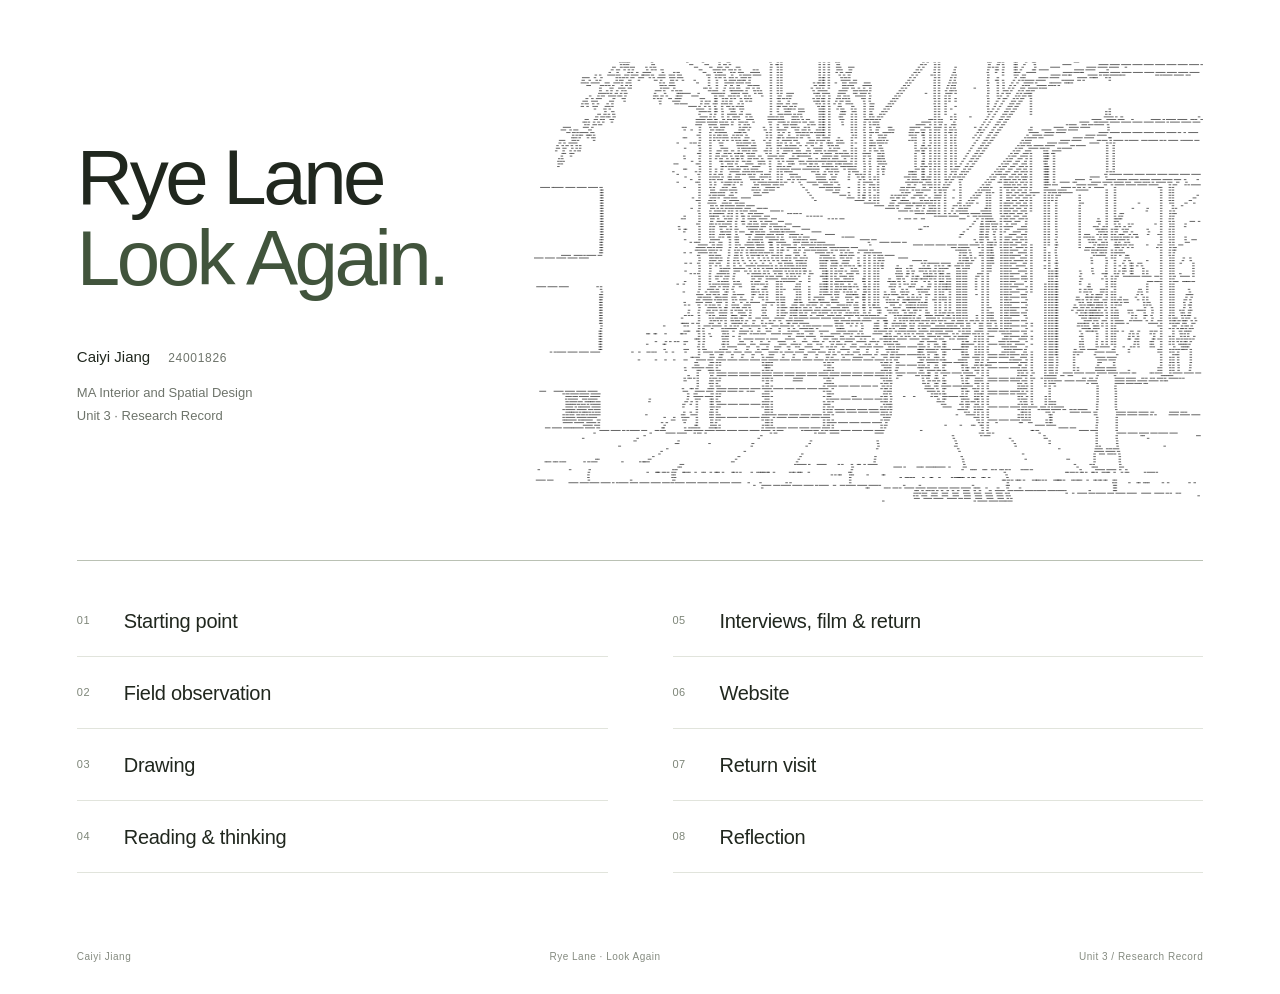
<file: index.html>
<!doctype html><html lang="en"><head><meta charset="utf-8"><meta name="viewport" content="width=device-width,initial-scale=1"><title>Rye Lane Look Again — Research Record</title><link rel="stylesheet" href="style.css"><link rel="stylesheet" href="home.css"></head><body class="record-home"><main class="contents-page"><section class="hero cover"><div class="cover-copy"><h1>Rye Lane<br><em>Look Again.</em></h1><div class="student-info"><p class="student-name">Caiyi Jiang <span>24001826</span></p><p>MA Interior and Spatial Design<br>Unit 3 · Research Record</p></div></div><figure class="cover-drawing"><img src="assets--drawings--drawing-01.svg" alt="Market stall front-view vector drawing"></figure></section>
<section class="contents-list" aria-label="Research record contents"><a class="contents-item" href="01-starting-point.html"><span class="contents-number">01</span><div><h2>Starting point</h2></div></a><a class="contents-item" href="02-field-observation.html"><span class="contents-number">02</span><div><h2>Field observation</h2></div></a><a class="contents-item" href="03-drawing.html"><span class="contents-number">03</span><div><h2>Drawing</h2></div></a><a class="contents-item" href="04-reading-thinking.html"><span class="contents-number">04</span><div><h2>Reading & thinking</h2></div></a><a class="contents-item" href="05-interviews-film-return.html"><span class="contents-number">05</span><div><h2>Interviews, film & return</h2></div></a><a class="contents-item" href="06-website.html"><span class="contents-number">06</span><div><h2>Website</h2></div></a><a class="contents-item" href="07-return-visit.html"><span class="contents-number">07</span><div><h2>Return visit</h2></div></a><a class="contents-item" href="08-reflection.html"><span class="contents-number">08</span><div><h2>Reflection</h2></div></a></section></main><footer><span>Caiyi Jiang</span><span>Rye Lane · Look Again</span><span>Unit 3 / Research Record</span></footer><dialog id="image-dialog" aria-label="Image viewer"><div class="viewer-toolbar"><span id="viewer-title"></span><button type="button" id="viewer-close" aria-label="Close image viewer">Close ×</button></div><div class="viewer-stage"><button type="button" id="viewer-prev" aria-label="Previous image">←</button><img id="viewer-image" alt=""><button type="button" id="viewer-next" aria-label="Next image">→</button></div><p id="viewer-caption" aria-live="polite"></p></dialog><script src="gallery.js"></script><script>const chapters={"starting": "01-starting-point.html", "beginning": "02-field-observation.html", "drawing": "03-drawing.html", "questions": "04-reading-thinking.html", "interviews": "05-interviews-film-return.html", "website": "06-website.html", "reflection": "08-reflection.html", "return": "07-return-visit.html"};const chapter=chapters[location.hash.slice(1)];if(chapter)location.replace(chapter);</script></body></html>
</file>
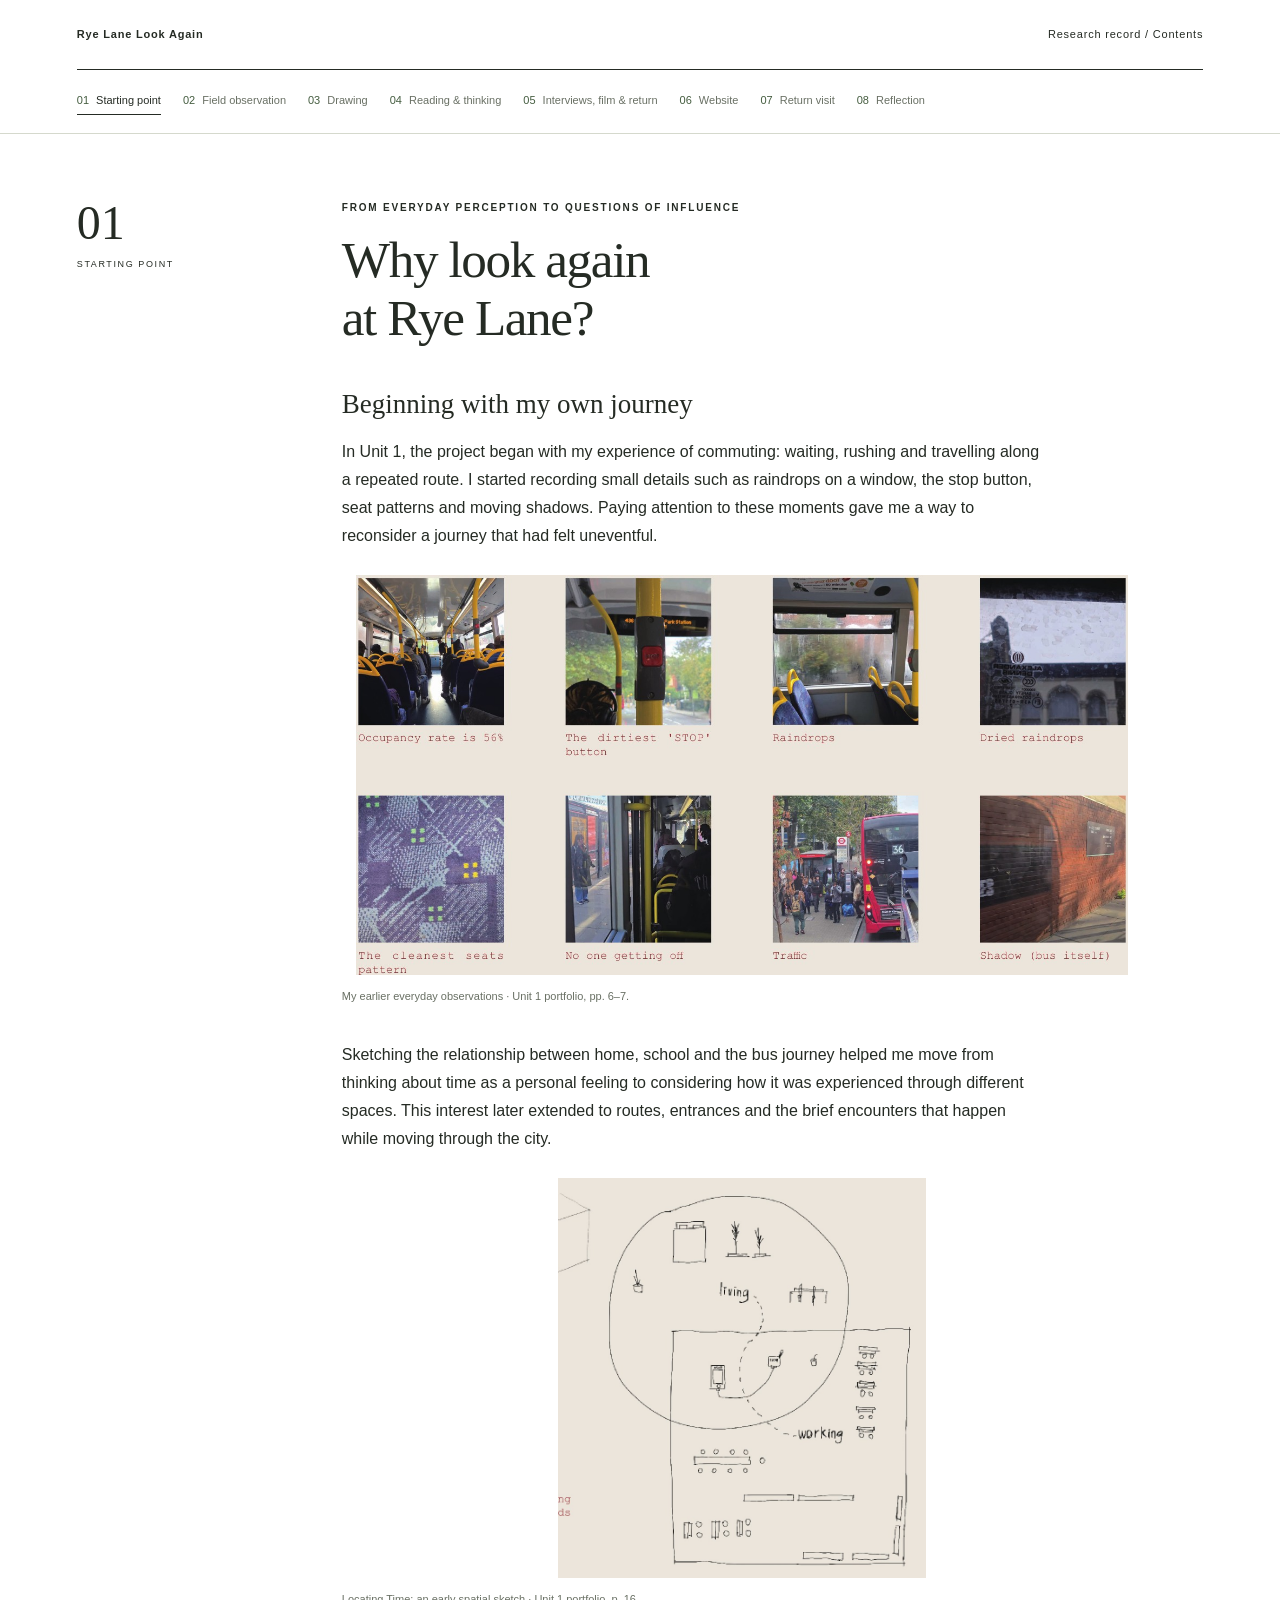
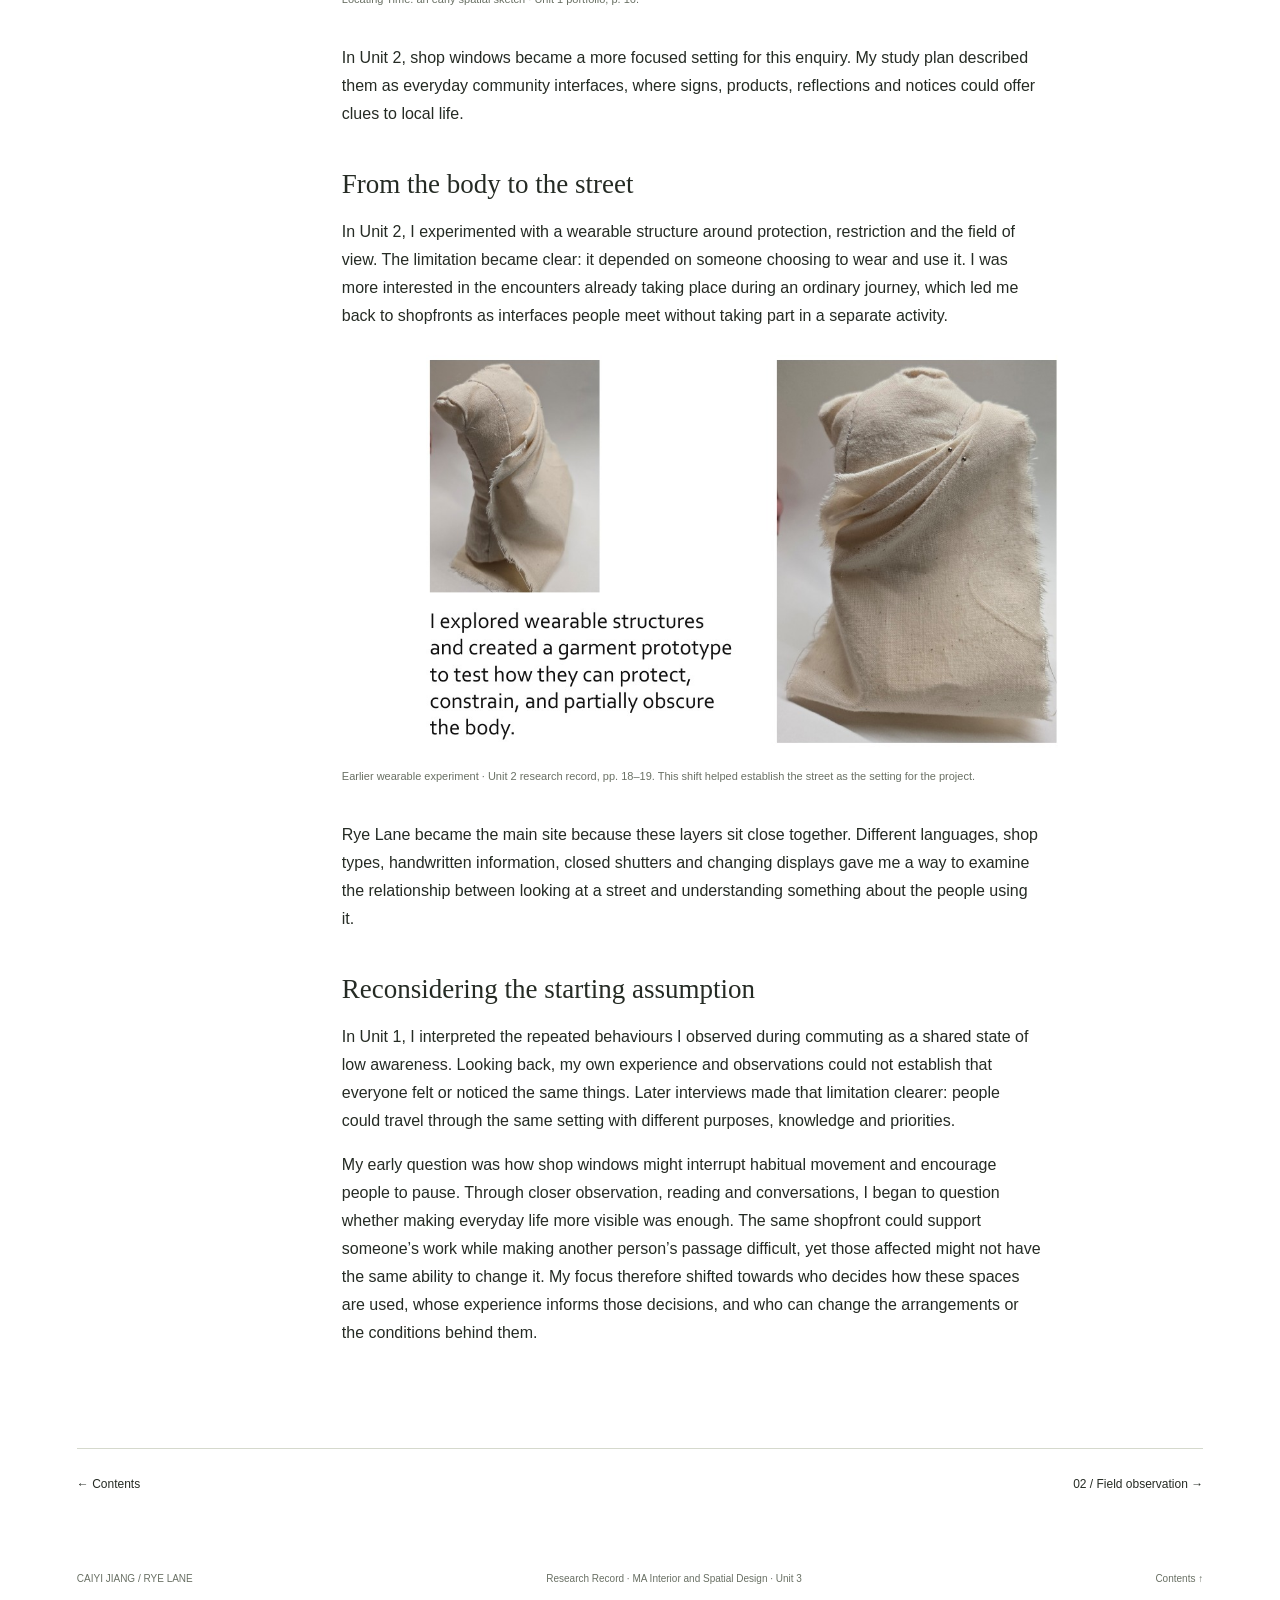
<file: 01-starting-point.html>
<!doctype html><html lang="en"><head><meta charset="utf-8"><meta name="viewport" content="width=device-width,initial-scale=1"><title>Starting point — Rye Lane Research Record</title><link rel="stylesheet" href="style.css"></head><body><header><a href="index.html" class="brand">Rye Lane Look Again</a><a href="index.html">Research record / Contents</a></header><nav class="chapter-nav" aria-label="Research record chapters"><a href="01-starting-point.html" aria-current="page"><span>01</span> Starting point</a><a href="02-field-observation.html"><span>02</span> Field observation</a><a href="03-drawing.html"><span>03</span> Drawing</a><a href="04-reading-thinking.html"><span>04</span> Reading & thinking</a><a href="05-interviews-film-return.html"><span>05</span> Interviews, film & return</a><a href="06-website.html"><span>06</span> Website</a><a href="07-return-visit.html"><span>07</span> Return visit</a><a href="08-reflection.html"><span>08</span> Reflection</a></nav><main class="chapter-page"><section id="starting" class="chapter"><aside><span>01</span><p>STARTING POINT</p></aside><div class="content"><p class="eyebrow">FROM EVERYDAY PERCEPTION TO QUESTIONS OF INFLUENCE</p><h2>Why look again<br>at Rye Lane?</h2><h3 class="subheading">Beginning with my own journey</h3><p>In Unit 1, the project began with my experience of commuting: waiting, rushing and travelling along a repeated route. I started recording small details such as raindrops on a window, the stop button, seat patterns and moving shadows. Paying attention to these moments gave me a way to reconsider a journey that had felt uneventful.</p><figure class="unit2-figure unit1-figure"><a href="assets--unit1--commute-observations.jpg"><img loading="lazy" src="assets--unit1--commute-observations.jpg" alt="Earlier commute observations of bus interiors, raindrops, controls and shadows"></a><figcaption>My earlier everyday observations · Unit 1 portfolio, pp. 6–7.</figcaption></figure><p>Sketching the relationship between home, school and the bus journey helped me move from thinking about time as a personal feeling to considering how it was experienced through different spaces. This interest later extended to routes, entrances and the brief encounters that happen while moving through the city.</p><figure class="unit2-figure unit1-figure"><a href="assets--unit1--locating-time.jpg"><img loading="lazy" src="assets--unit1--locating-time.jpg" alt="Earlier spatial sketch relating home, work and travel"></a><figcaption>Locating Time: an early spatial sketch · Unit 1 portfolio, p. 16.</figcaption></figure><p>In Unit 2, shop windows became a more focused setting for this enquiry. My study plan described them as everyday community interfaces, where signs, products, reflections and notices could offer clues to local life.</p><h3 class="subheading">From the body to the street</h3><p>In Unit 2, I experimented with a wearable structure around protection, restriction and the field of view. The limitation became clear: it depended on someone choosing to wear and use it. I was more interested in the encounters already taking place during an ordinary journey, which led me back to shopfronts as interfaces people meet without taking part in a separate activity.</p><figure class="unit2-figure"><a href="assets--unit2--wearable.jpg"><img loading="lazy" src="assets--unit2--wearable.jpg" alt="Earlier wearable model exploring protection and restricted vision"></a><figcaption>Earlier wearable experiment · Unit 2 research record, pp. 18–19. This shift helped establish the street as the setting for the project.</figcaption></figure><p>Rye Lane became the main site because these layers sit close together. Different languages, shop types, handwritten information, closed shutters and changing displays gave me a way to examine the relationship between looking at a street and understanding something about the people using it.</p><h3 class="subheading">Reconsidering the starting assumption</h3><p>In Unit 1, I interpreted the repeated behaviours I observed during commuting as a shared state of low awareness. Looking back, my own experience and observations could not establish that everyone felt or noticed the same things. Later interviews made that limitation clearer: people could travel through the same setting with different purposes, knowledge and priorities.</p><p>My early question was how shop windows might interrupt habitual movement and encourage people to pause. Through closer observation, reading and conversations, I began to question whether making everyday life more visible was enough. The same shopfront could support someone’s work while making another person’s passage difficult, yet those affected might not have the same ability to change it. My focus therefore shifted towards who decides how these spaces are used, whose experience informs those decisions, and who can change the arrangements or the conditions behind them.</p></div></section><nav class="page-turn" aria-label="Previous and next chapter"><a href="index.html">← Contents</a><a href="02-field-observation.html">02 / Field observation →</a></nav></main><footer><span>CAIYI JIANG / RYE LANE</span><span>Research Record · MA Interior and Spatial Design · Unit 3</span><a href="index.html">Contents ↑</a></footer><dialog id="image-dialog" aria-label="Image viewer"><div class="viewer-toolbar"><span id="viewer-title"></span><button type="button" id="viewer-close" aria-label="Close image viewer">Close ×</button></div><div class="viewer-stage"><button type="button" id="viewer-prev" aria-label="Previous image">←</button><img id="viewer-image" alt=""><button type="button" id="viewer-next" aria-label="Next image">→</button></div><p id="viewer-caption" aria-live="polite"></p></dialog><script src="gallery.js"></script></body></html>
</file>
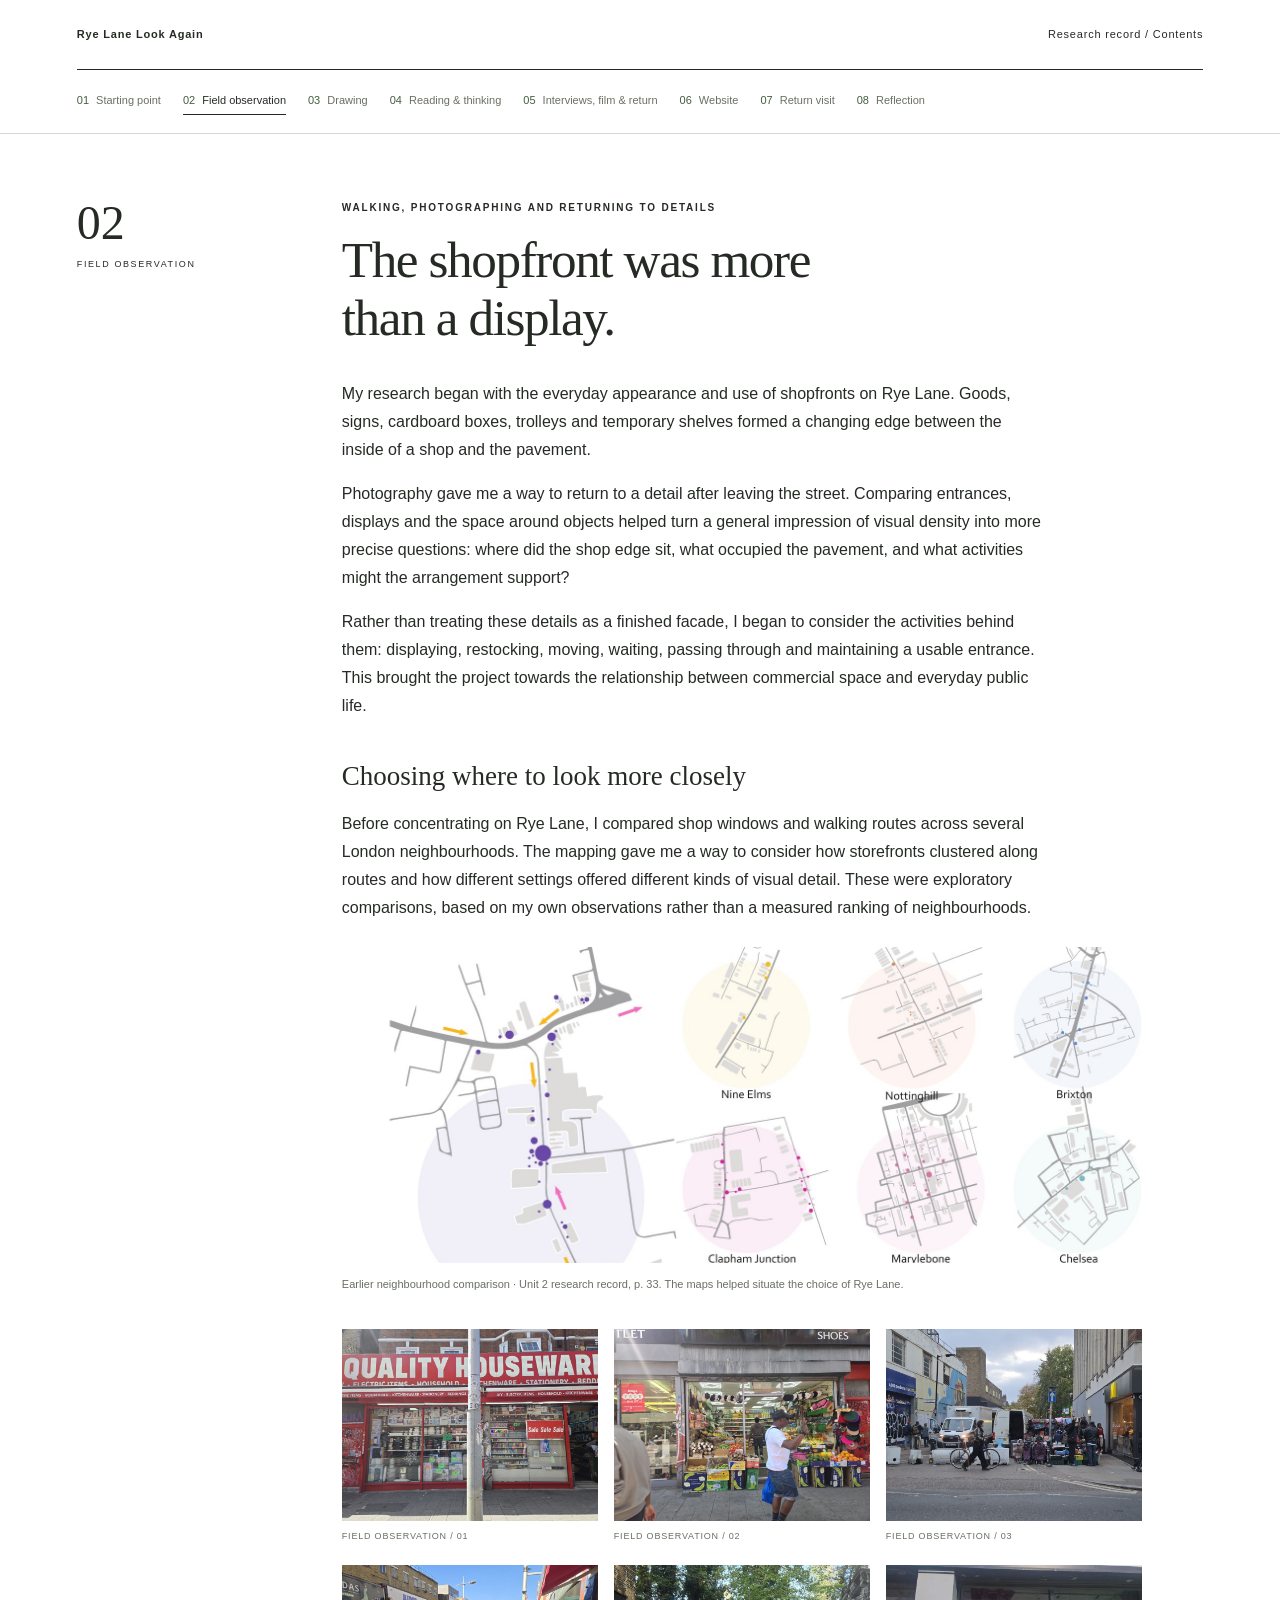
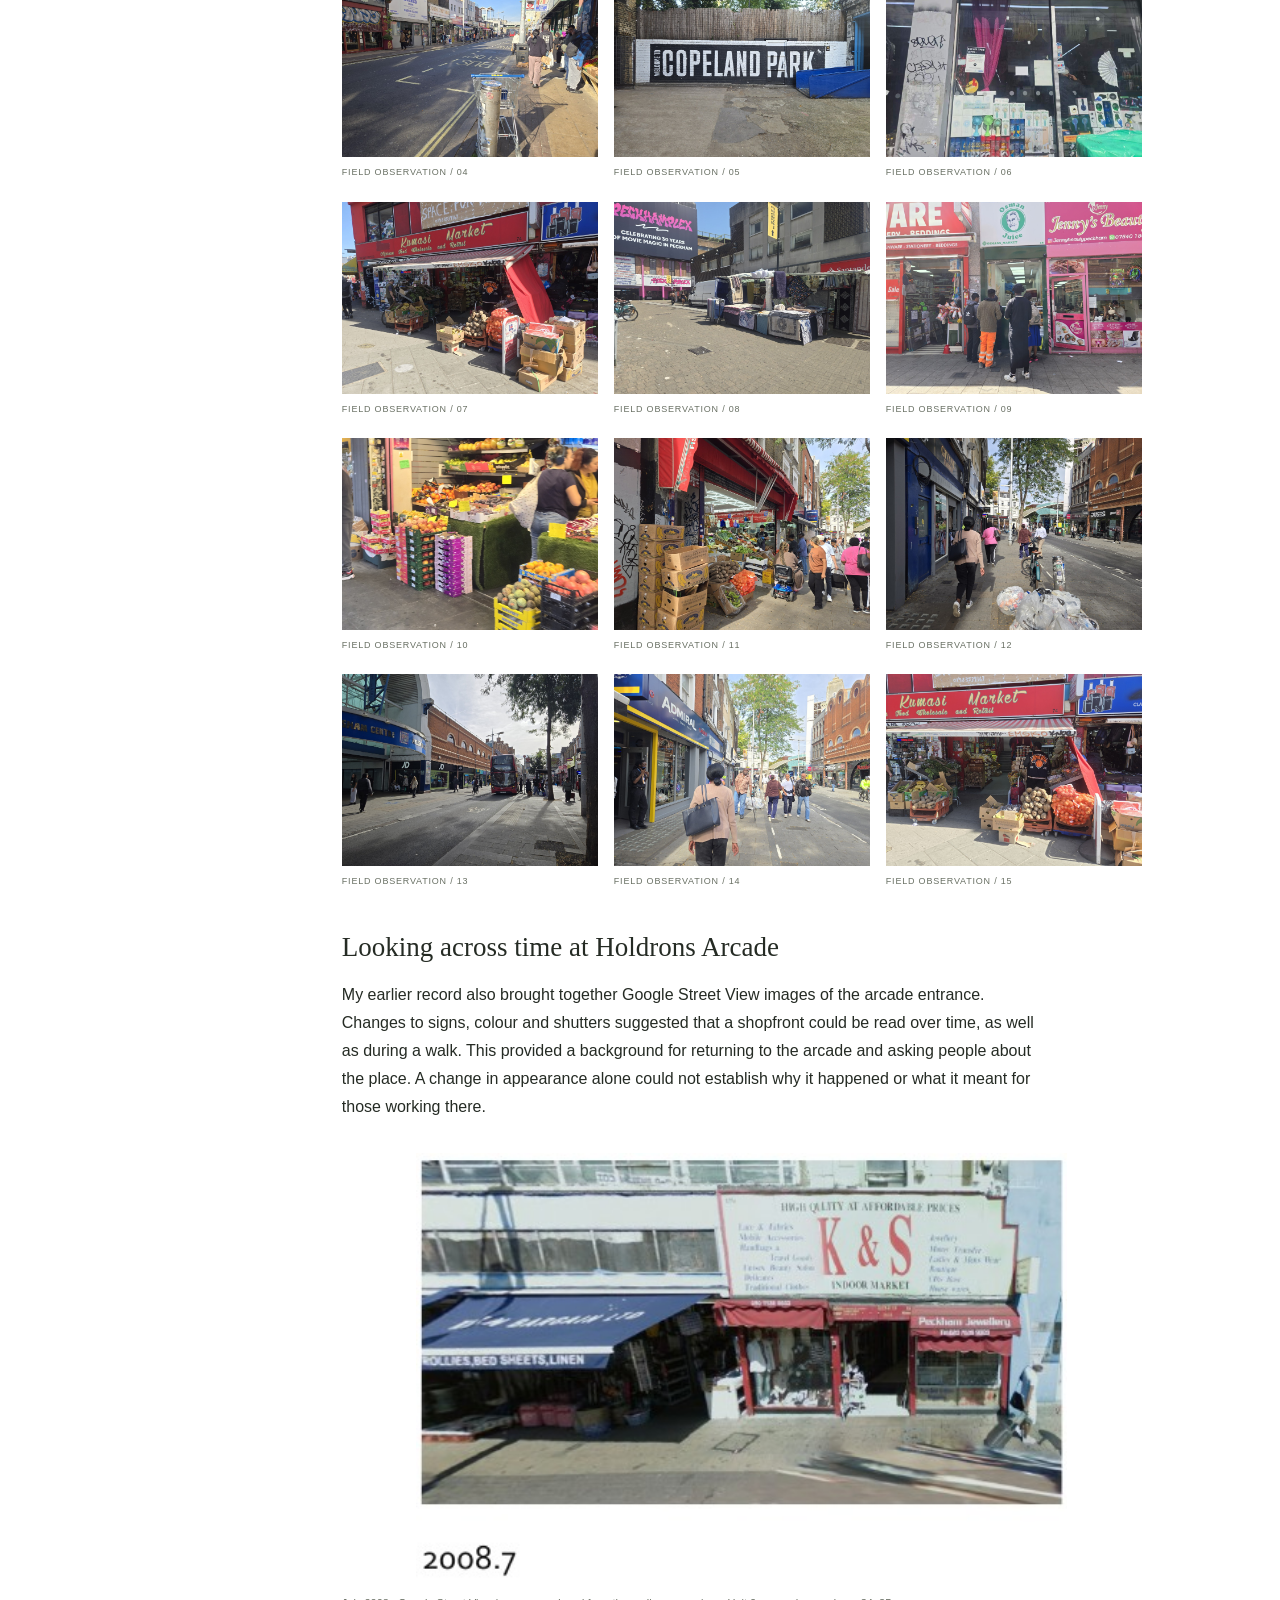
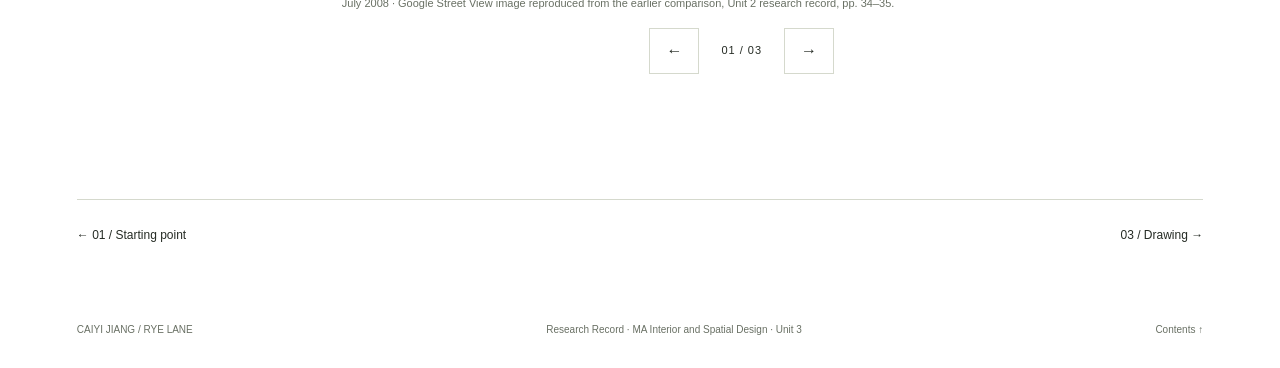
<file: 02-field-observation.html>
<!doctype html><html lang="en"><head><meta charset="utf-8"><meta name="viewport" content="width=device-width,initial-scale=1"><title>Field observation — Rye Lane Research Record</title><link rel="stylesheet" href="style.css"></head><body><header><a href="index.html" class="brand">Rye Lane Look Again</a><a href="index.html">Research record / Contents</a></header><nav class="chapter-nav" aria-label="Research record chapters"><a href="01-starting-point.html"><span>01</span> Starting point</a><a href="02-field-observation.html" aria-current="page"><span>02</span> Field observation</a><a href="03-drawing.html"><span>03</span> Drawing</a><a href="04-reading-thinking.html"><span>04</span> Reading & thinking</a><a href="05-interviews-film-return.html"><span>05</span> Interviews, film & return</a><a href="06-website.html"><span>06</span> Website</a><a href="07-return-visit.html"><span>07</span> Return visit</a><a href="08-reflection.html"><span>08</span> Reflection</a></nav><main class="chapter-page"><section id="beginning" class="chapter"><aside><span>02</span><p>FIELD OBSERVATION</p></aside><div class="content"><p class="eyebrow">WALKING, PHOTOGRAPHING AND RETURNING TO DETAILS</p><h2>The shopfront was more<br>than a display.</h2><p>My research began with the everyday appearance and use of shopfronts on Rye Lane. Goods, signs, cardboard boxes, trolleys and temporary shelves formed a changing edge between the inside of a shop and the pavement.</p><p>Photography gave me a way to return to a detail after leaving the street. Comparing entrances, displays and the space around objects helped turn a general impression of visual density into more precise questions: where did the shop edge sit, what occupied the pavement, and what activities might the arrangement support?</p><p>Rather than treating these details as a finished facade, I began to consider the activities behind them: displaying, restocking, moving, waiting, passing through and maintaining a usable entrance. This brought the project towards the relationship between commercial space and everyday public life.</p><h3 class="subheading">Choosing where to look more closely</h3><p>Before concentrating on Rye Lane, I compared shop windows and walking routes across several London neighbourhoods. The mapping gave me a way to consider how storefronts clustered along routes and how different settings offered different kinds of visual detail. These were exploratory comparisons, based on my own observations rather than a measured ranking of neighbourhoods.</p><figure class="unit2-figure"><a href="assets--unit2--neighbourhood-map.jpg"><img loading="lazy" src="assets--unit2--neighbourhood-map.jpg" alt="Exploratory maps comparing Rye Lane and six other London neighbourhoods"></a><figcaption>Earlier neighbourhood comparison · Unit 2 research record, p. 33. The maps helped situate the choice of Rye Lane.</figcaption></figure><div class="photo-gallery"><figure><a href="assets--street--field-01.jpg" rel="noopener" aria-label="Open field photograph 01 at full size"><img loading="lazy" src="assets--street--field-01.jpg" alt="Rye Lane field observation photograph 01: shopfronts and surrounding street space"></a><figcaption>FIELD OBSERVATION / 01</figcaption></figure><figure><a href="assets--street--field-02.jpg" rel="noopener" aria-label="Open field photograph 02 at full size"><img loading="lazy" src="assets--street--field-02.jpg" alt="Rye Lane field observation photograph 02: shopfronts and surrounding street space"></a><figcaption>FIELD OBSERVATION / 02</figcaption></figure><figure><a href="assets--street--field-03.jpg" rel="noopener" aria-label="Open field photograph 03 at full size"><img loading="lazy" src="assets--street--field-03.jpg" alt="Rye Lane field observation photograph 03: shopfronts and surrounding street space"></a><figcaption>FIELD OBSERVATION / 03</figcaption></figure><figure><a href="assets--street--field-04.jpg" rel="noopener" aria-label="Open field photograph 04 at full size"><img loading="lazy" src="assets--street--field-04.jpg" alt="Rye Lane field observation photograph 04: shopfronts and surrounding street space"></a><figcaption>FIELD OBSERVATION / 04</figcaption></figure><figure><a href="assets--street--field-05.jpg" rel="noopener" aria-label="Open field photograph 05 at full size"><img loading="lazy" src="assets--street--field-05.jpg" alt="Rye Lane field observation photograph 05: shopfronts and surrounding street space"></a><figcaption>FIELD OBSERVATION / 05</figcaption></figure><figure><a href="assets--street--field-06.jpg" rel="noopener" aria-label="Open field photograph 06 at full size"><img loading="lazy" src="assets--street--field-06.jpg" alt="Rye Lane field observation photograph 06: shopfronts and surrounding street space"></a><figcaption>FIELD OBSERVATION / 06</figcaption></figure><figure><a href="assets--street--field-07.jpg" rel="noopener" aria-label="Open field photograph 07 at full size"><img loading="lazy" src="assets--street--field-07.jpg" alt="Rye Lane field observation photograph 07: shopfronts and surrounding street space"></a><figcaption>FIELD OBSERVATION / 07</figcaption></figure><figure><a href="assets--street--field-08.jpg" rel="noopener" aria-label="Open field photograph 08 at full size"><img loading="lazy" src="assets--street--field-08.jpg" alt="Rye Lane field observation photograph 08: shopfronts and surrounding street space"></a><figcaption>FIELD OBSERVATION / 08</figcaption></figure><figure><a href="assets--street--field-09.jpg" rel="noopener" aria-label="Open field photograph 09 at full size"><img loading="lazy" src="assets--street--field-09.jpg" alt="Rye Lane field observation photograph 09: shopfronts and surrounding street space"></a><figcaption>FIELD OBSERVATION / 09</figcaption></figure><figure><a href="assets--street--field-10.jpg" rel="noopener" aria-label="Open field photograph 10 at full size"><img loading="lazy" src="assets--street--field-10.jpg" alt="Rye Lane field observation photograph 10: shopfronts and surrounding street space"></a><figcaption>FIELD OBSERVATION / 10</figcaption></figure><figure><a href="assets--street--field-11.jpg" rel="noopener" aria-label="Open field photograph 11 at full size"><img loading="lazy" src="assets--street--field-11.jpg" alt="Rye Lane field observation photograph 11: shopfronts and surrounding street space"></a><figcaption>FIELD OBSERVATION / 11</figcaption></figure><figure><a href="assets--street--field-12.jpg" rel="noopener" aria-label="Open field photograph 12 at full size"><img loading="lazy" src="assets--street--field-12.jpg" alt="Rye Lane field observation photograph 12: shopfronts and surrounding street space"></a><figcaption>FIELD OBSERVATION / 12</figcaption></figure><figure><a href="assets--street--field-13.jpg" rel="noopener" aria-label="Open field photograph 13 at full size"><img loading="lazy" src="assets--street--field-13.jpg" alt="Rye Lane field observation photograph 13: shopfronts and surrounding street space"></a><figcaption>FIELD OBSERVATION / 13</figcaption></figure><figure><a href="assets--street--field-14.jpg" rel="noopener" aria-label="Open field photograph 14 at full size"><img loading="lazy" src="assets--street--field-14.jpg" alt="Rye Lane field observation photograph 14: shopfronts and surrounding street space"></a><figcaption>FIELD OBSERVATION / 14</figcaption></figure><figure><a href="assets--street--field-15.jpg" rel="noopener" aria-label="Open field photograph 15 at full size"><img loading="lazy" src="assets--street--field-15.jpg" alt="Rye Lane field observation photograph 15: shopfronts and surrounding street space"></a><figcaption>FIELD OBSERVATION / 15</figcaption></figure></div><h3 class="subheading">Looking across time at Holdrons Arcade</h3><p>My earlier record also brought together Google Street View images of the arcade entrance. Changes to signs, colour and shutters suggested that a shopfront could be read over time, as well as during a walk. This provided a background for returning to the arcade and asking people about the place. A change in appearance alone could not establish why it happened or what it meant for those working there.</p><div class="series unit2-history" data-series="unit2-history" aria-label="Earlier Holdrons Arcade historical comparison"><div class="slides"><figure class="slide" ><a href="assets--unit2--arcade-2008.jpg"><img loading="lazy" src="assets--unit2--arcade-2008.jpg" alt="Holdrons Arcade entrance, July 2008, as recorded in the Unit 2 comparison"></a><figcaption>July 2008 · Google Street View image reproduced from the earlier comparison, Unit 2 research record, pp. 34–35.</figcaption></figure><figure class="slide" hidden><a href="assets--unit2--arcade-2018.jpg"><img loading="lazy" src="assets--unit2--arcade-2018.jpg" alt="Holdrons Arcade entrance, February 2018, as recorded in the Unit 2 comparison"></a><figcaption>February 2018 · Google Street View image reproduced from the earlier comparison, Unit 2 research record, pp. 34–35.</figcaption></figure><figure class="slide" hidden><a href="assets--unit2--arcade-2026.jpg"><img loading="lazy" src="assets--unit2--arcade-2026.jpg" alt="Holdrons Arcade entrance, May 2026, as recorded in the Unit 2 comparison"></a><figcaption>May 2026 · Google Street View image reproduced from the earlier comparison, Unit 2 research record, pp. 34–35.</figcaption></figure></div><div class="series-controls"><button type="button" data-step="-1" aria-label="Previous historical street view">←</button><span class="series-count" aria-live="polite">01 / 03</span><button type="button" data-step="1" aria-label="Next historical street view">→</button></div></div></div></section><nav class="page-turn" aria-label="Previous and next chapter"><a href="01-starting-point.html">← 01 / Starting point</a><a href="03-drawing.html">03 / Drawing →</a></nav></main><footer><span>CAIYI JIANG / RYE LANE</span><span>Research Record · MA Interior and Spatial Design · Unit 3</span><a href="index.html">Contents ↑</a></footer><dialog id="image-dialog" aria-label="Image viewer"><div class="viewer-toolbar"><span id="viewer-title"></span><button type="button" id="viewer-close" aria-label="Close image viewer">Close ×</button></div><div class="viewer-stage"><button type="button" id="viewer-prev" aria-label="Previous image">←</button><img id="viewer-image" alt=""><button type="button" id="viewer-next" aria-label="Next image">→</button></div><p id="viewer-caption" aria-live="polite"></p></dialog><script src="gallery.js"></script></body></html>
</file>
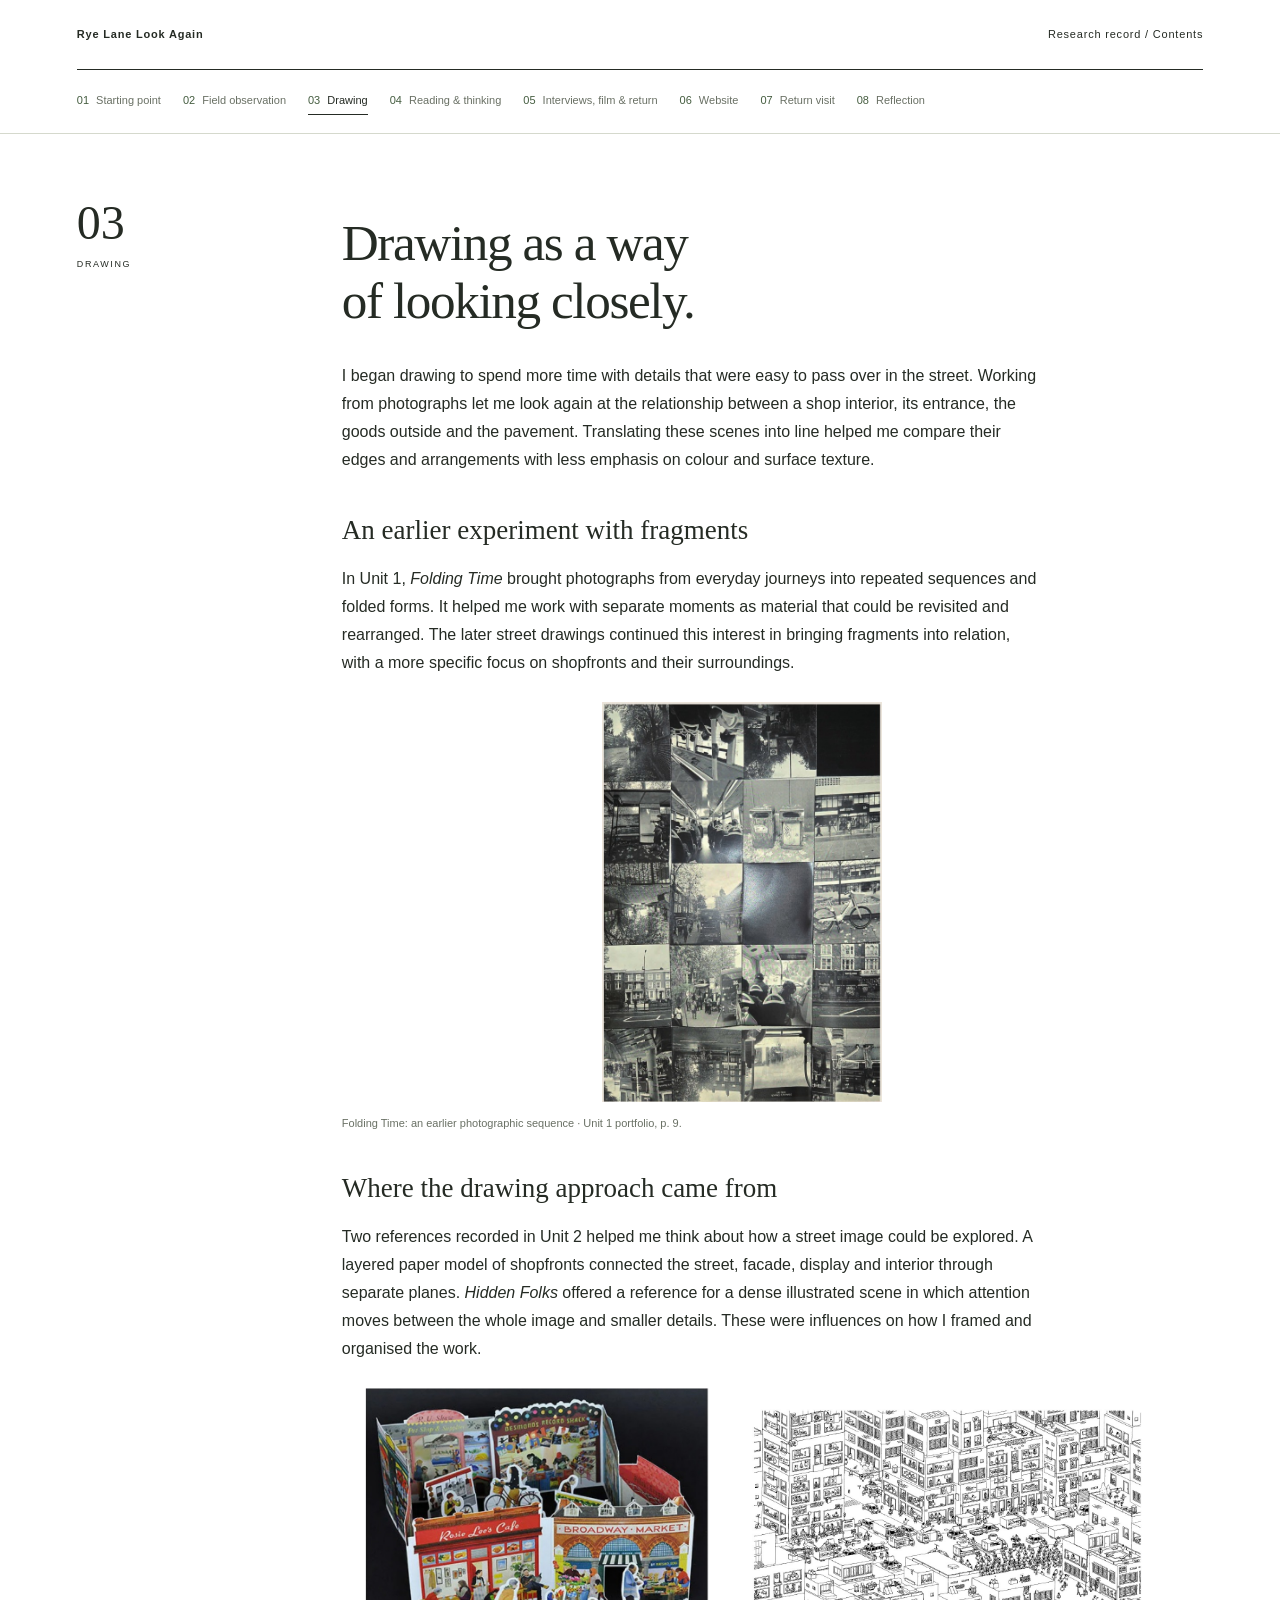
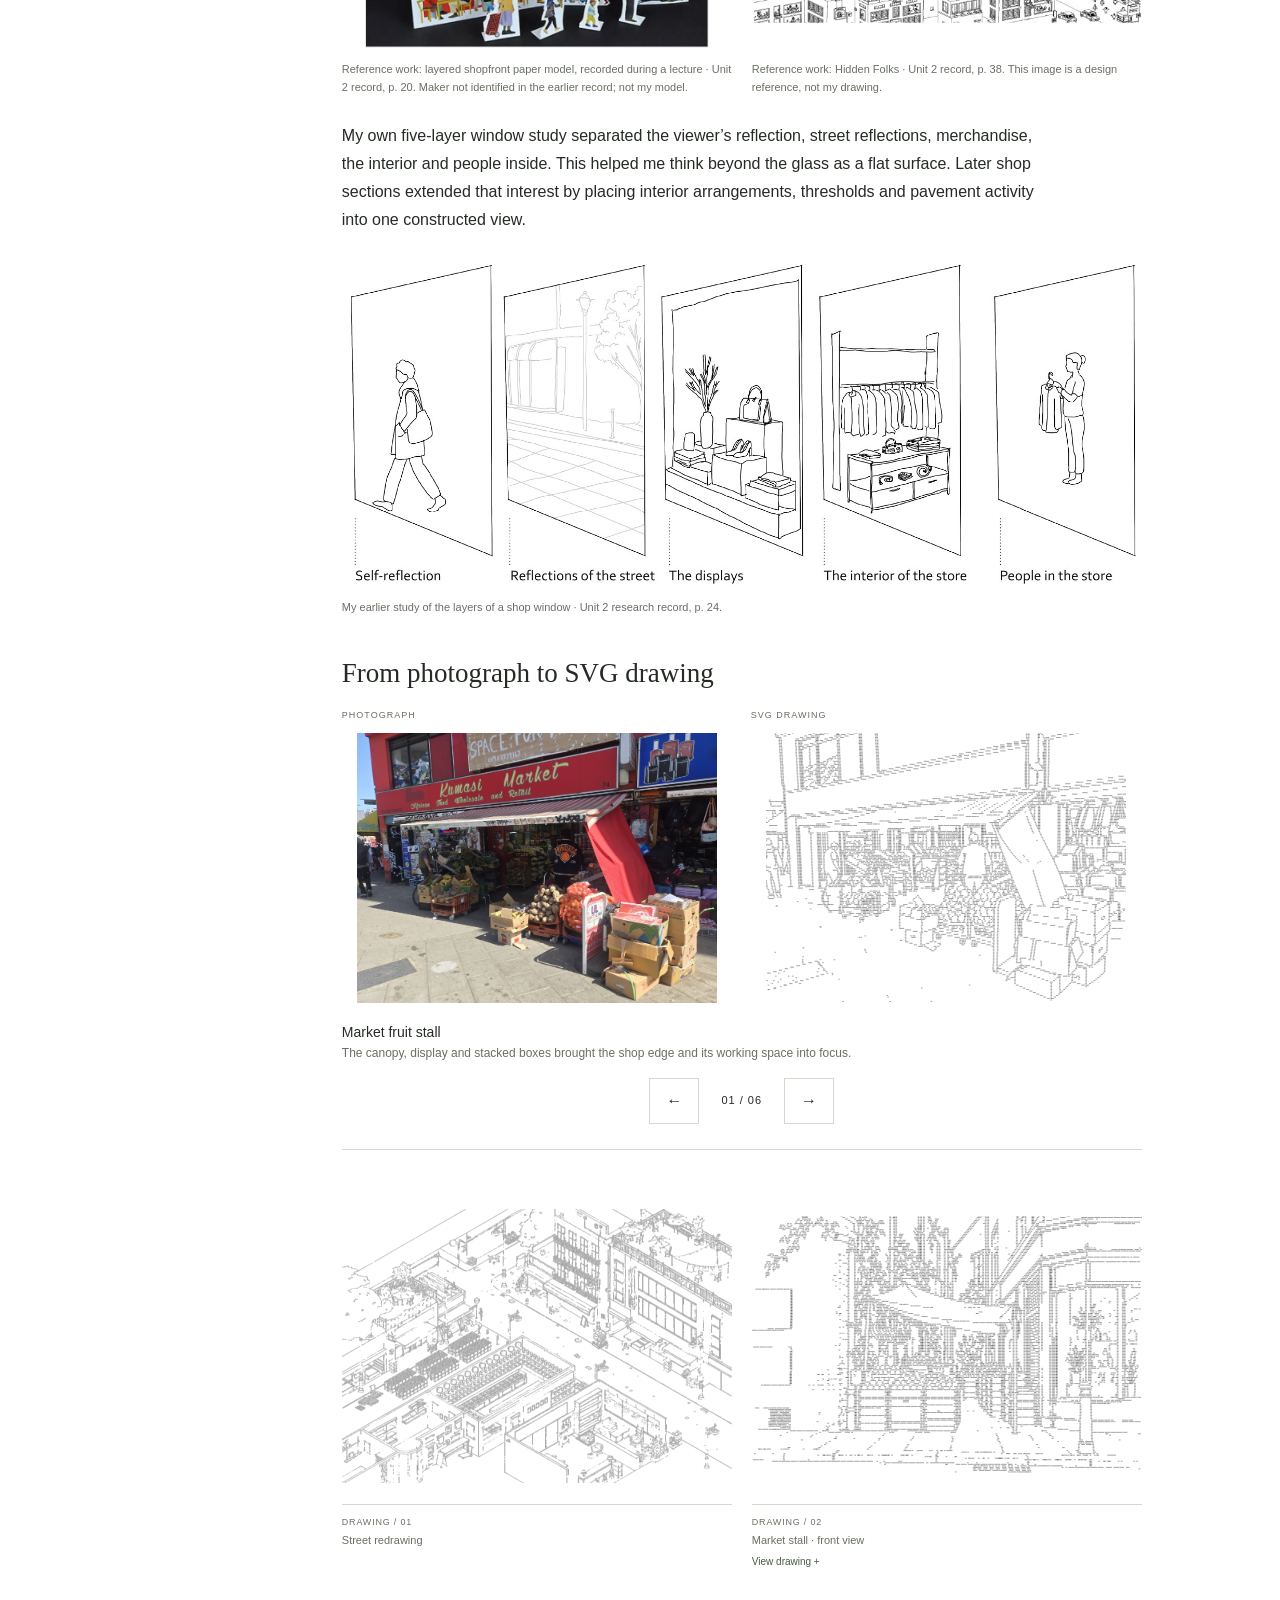
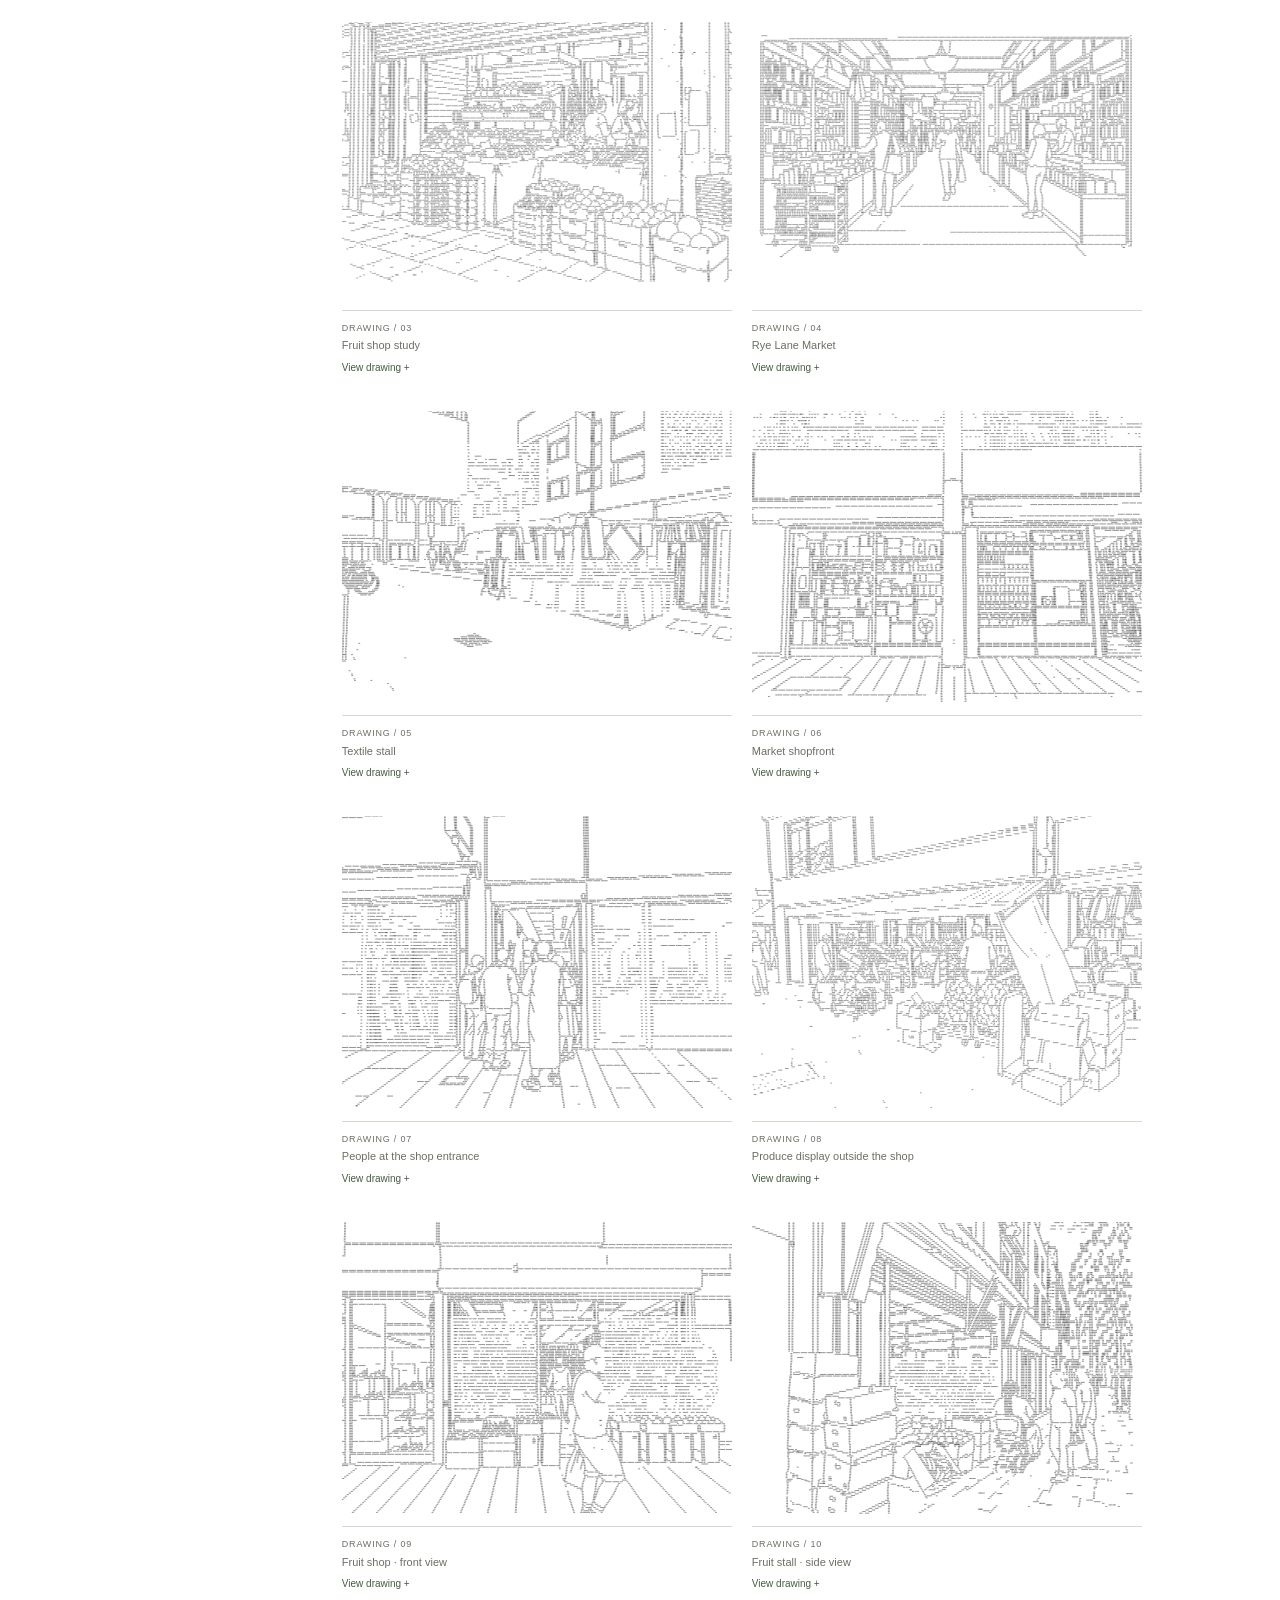
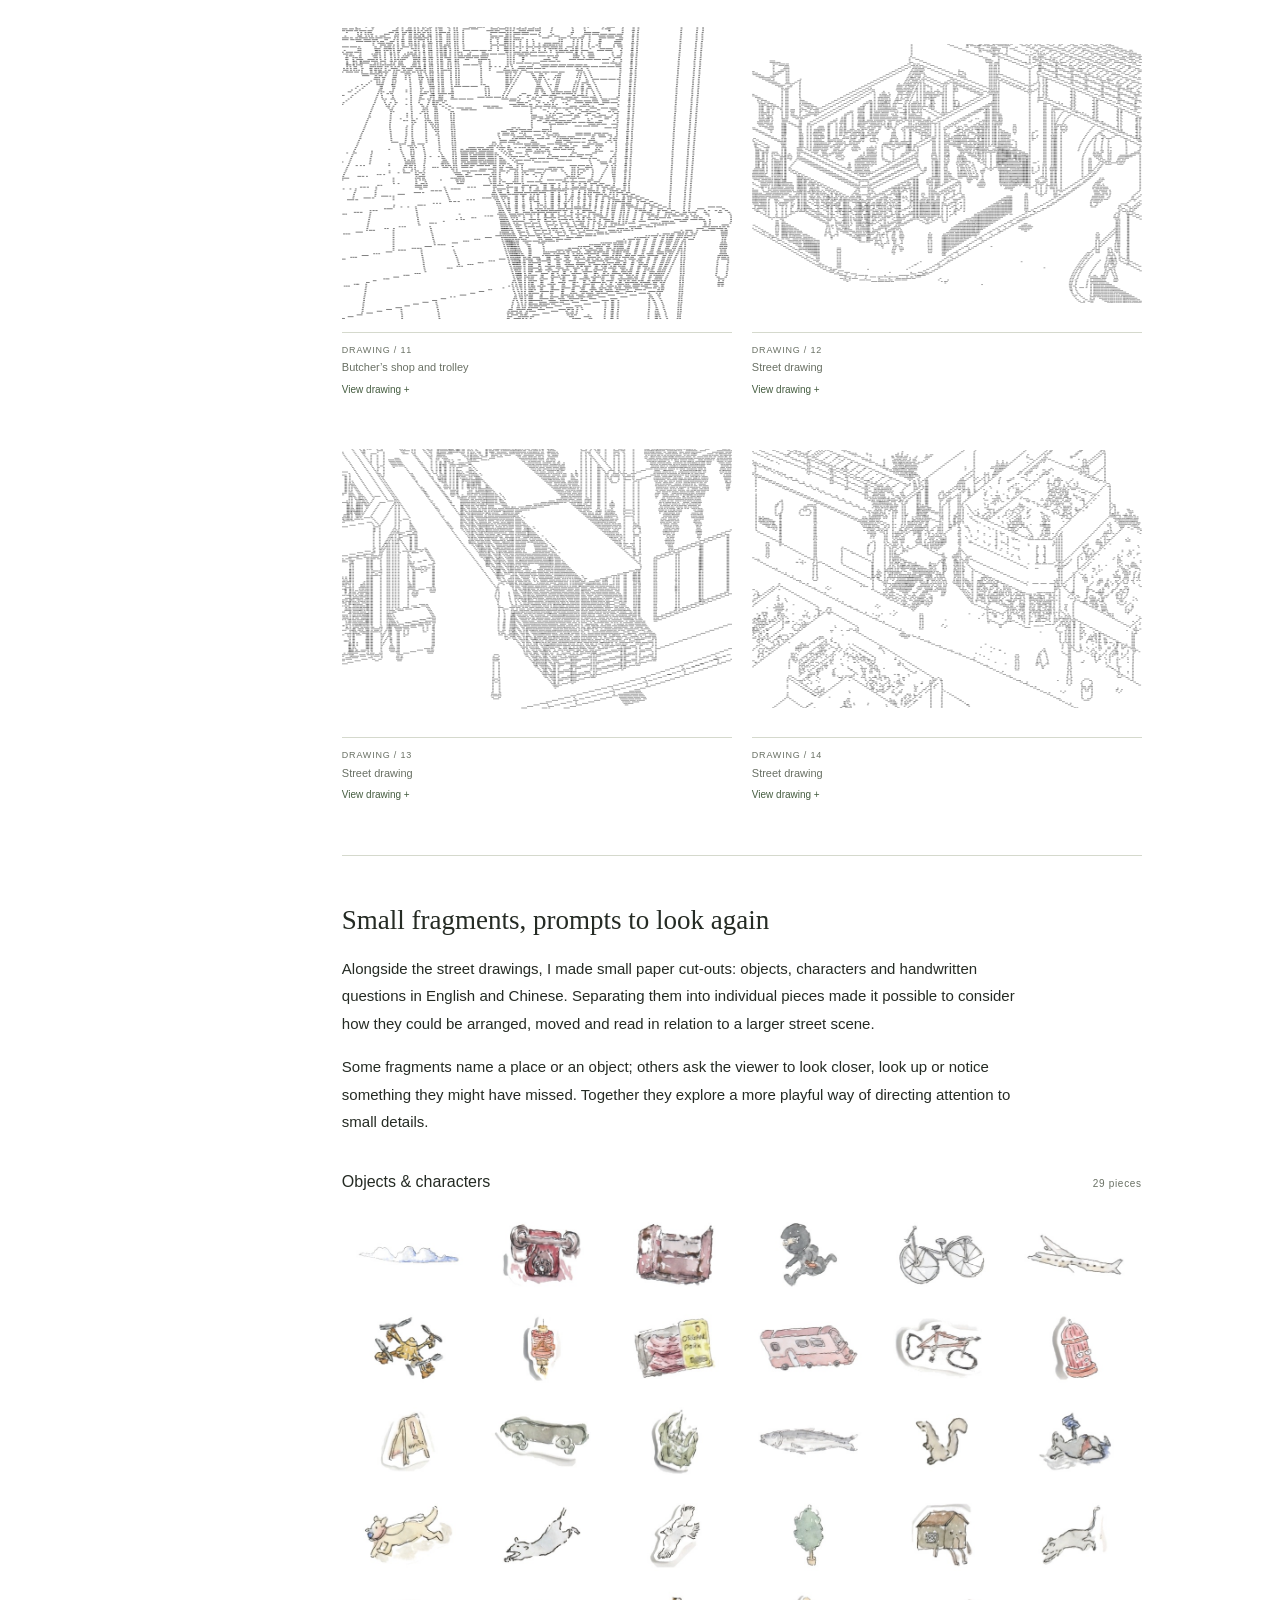
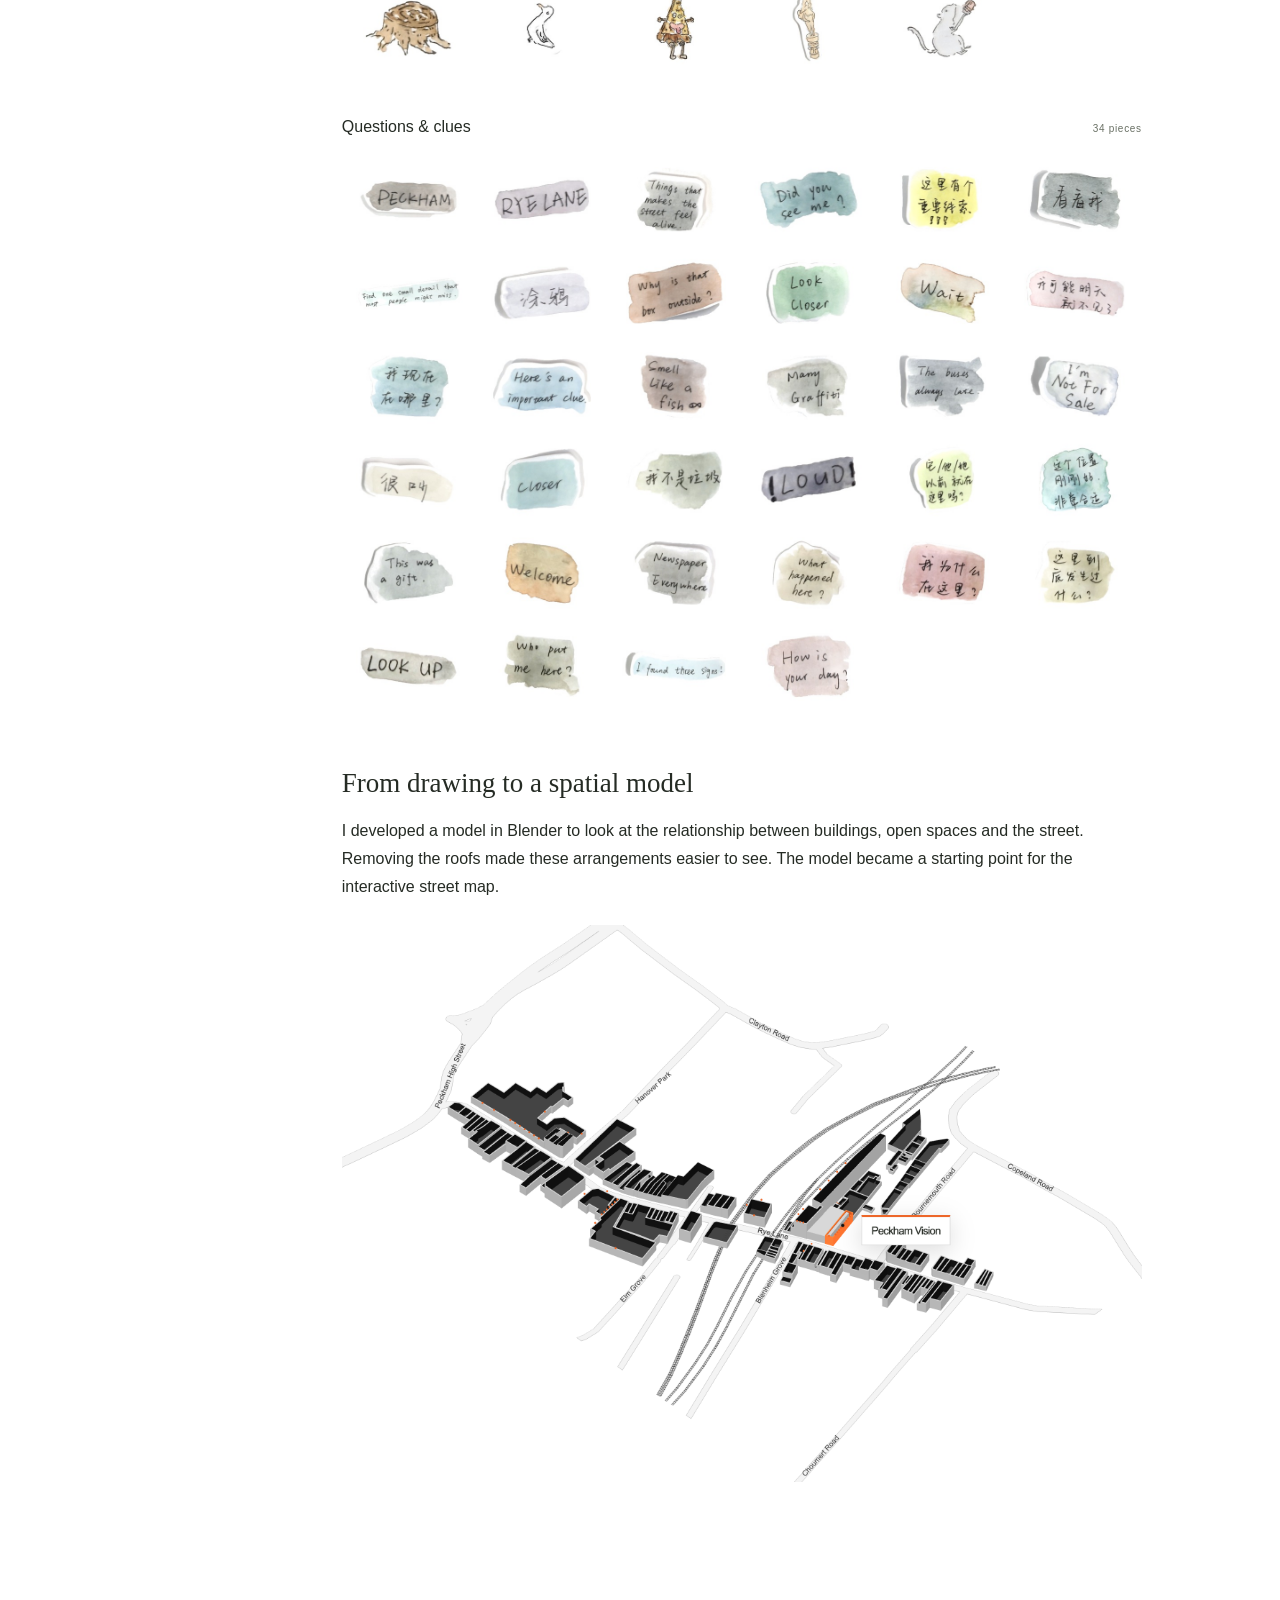
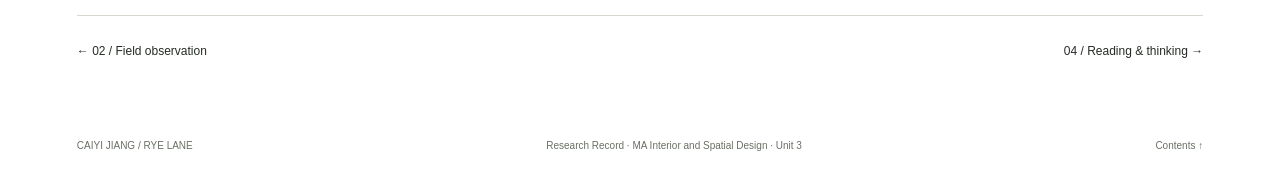
<file: 03-drawing.html>
<!doctype html><html lang="en"><head><meta charset="utf-8"><meta name="viewport" content="width=device-width,initial-scale=1"><title>Drawing — Rye Lane Research Record</title><link rel="stylesheet" href="style.css"><link rel="stylesheet" href="paper-fragments.css"></head><body><header><a href="index.html" class="brand">Rye Lane Look Again</a><a href="index.html">Research record / Contents</a></header><nav class="chapter-nav" aria-label="Research record chapters"><a href="01-starting-point.html"><span>01</span> Starting point</a><a href="02-field-observation.html"><span>02</span> Field observation</a><a href="03-drawing.html" aria-current="page"><span>03</span> Drawing</a><a href="04-reading-thinking.html"><span>04</span> Reading & thinking</a><a href="05-interviews-film-return.html"><span>05</span> Interviews, film & return</a><a href="06-website.html"><span>06</span> Website</a><a href="07-return-visit.html"><span>07</span> Return visit</a><a href="08-reflection.html"><span>08</span> Reflection</a></nav><main class="chapter-page"><section id="drawing" class="chapter"><aside><span>03</span><p>DRAWING</p></aside><div class="content"><h2>Drawing as a way<br>of looking closely.</h2><p>I began drawing to spend more time with details that were easy to pass over in the street. Working from photographs let me look again at the relationship between a shop interior, its entrance, the goods outside and the pavement. Translating these scenes into line helped me compare their edges and arrangements with less emphasis on colour and surface texture.</p><h3 class="subheading">An earlier experiment with fragments</h3><p>In Unit 1, <i>Folding Time</i> brought photographs from everyday journeys into repeated sequences and folded forms. It helped me work with separate moments as material that could be revisited and rearranged. The later street drawings continued this interest in bringing fragments into relation, with a more specific focus on shopfronts and their surroundings.</p><figure class="unit2-figure unit1-figure"><a href="assets--unit1--folding-time.jpg"><img loading="lazy" src="assets--unit1--folding-time.jpg" alt="Folding Time photographic sequence from the Unit 1 portfolio" width="626" height="896"></a><figcaption>Folding Time: an earlier photographic sequence · Unit 1 portfolio, p. 9.</figcaption></figure><h3 class="subheading">Where the drawing approach came from</h3><p>Two references recorded in Unit 2 helped me think about how a street image could be explored. A layered paper model of shopfronts connected the street, facade, display and interior through separate planes. <i>Hidden Folks</i> offered a reference for a dense illustrated scene in which attention moves between the whole image and smaller details. These were influences on how I framed and organised the work.</p><div class="reference-gallery"><figure class="unit2-figure"><a href="assets--unit2--paper-reference.jpg"><img loading="lazy" src="assets--unit2--paper-reference.jpg" alt="Reference paper model of shopfronts with layered interiors" width="794" height="600"></a><figcaption>Reference work: layered shopfront paper model, recorded during a lecture · Unit 2 record, p. 20. Maker not identified in the earlier record; not my model.</figcaption></figure><figure class="unit2-figure"><a href="assets--unit2--hidden-folks-reference.jpg"><img loading="lazy" src="assets--unit2--hidden-folks-reference.jpg" alt="Hidden Folks reference image of a densely illustrated street" width="1080" height="600"></a><figcaption>Reference work: Hidden Folks · Unit 2 record, p. 38. This image is a design reference, not my drawing.</figcaption></figure></div><p>My own five-layer window study separated the viewer’s reflection, street reflections, merchandise, the interior and people inside. This helped me think beyond the glass as a flat surface. Later shop sections extended that interest by placing interior arrangements, thresholds and pavement activity into one constructed view.</p><figure class="unit2-figure"><a href="assets--unit2--window-layers.jpg"><img loading="lazy" src="assets--unit2--window-layers.jpg" alt="Five-layer shop-window study: self-reflection, street reflections, displays, interior and people" width="1540" height="630"></a><figcaption>My earlier study of the layers of a shop window · Unit 2 research record, p. 24.</figcaption></figure><div class="series comparison-series" data-series="photo-line" aria-label="Photograph and SVG comparisons"><h3 class="subheading">From photograph to SVG drawing</h3><div class="slides"><figure class="slide comparison-slide"><div class="comparison-pair"><div><span>PHOTOGRAPH</span><a href="assets--comparisons--photo-02.jpg"><img loading="lazy" src="assets--comparisons--photo-02.jpg" alt="Market fruit stall: original field photograph" width="1800" height="1350"></a></div><div><span>SVG DRAWING</span><a href="assets--drawings--drawing-07.svg"><img loading="lazy" src="assets--drawings--drawing-07.svg" alt="Market fruit stall: original SVG drawing"></a></div></div><figcaption><strong>Market fruit stall</strong><br>The canopy, display and stacked boxes brought the shop edge and its working space into focus.</figcaption></figure><figure class="slide comparison-slide" hidden><div class="comparison-pair"><div><span>PHOTOGRAPH</span><a href="assets--comparisons--photo-03.jpg"><img loading="lazy" src="assets--comparisons--photo-03.jpg" alt="Textile stall: original field photograph" width="1800" height="1350"></a></div><div><span>SVG DRAWING</span><a href="assets--drawings--drawing-04.svg"><img loading="lazy" src="assets--drawings--drawing-04.svg" alt="Textile stall: original SVG drawing"></a></div></div><figcaption><strong>Textile stall</strong><br>The stall structure and hanging goods made the temporary display readable within a wider space.</figcaption></figure><figure class="slide comparison-slide" hidden><div class="comparison-pair"><div><span>PHOTOGRAPH</span><a href="assets--comparisons--photo-04.jpg"><img loading="lazy" src="assets--comparisons--photo-04.jpg" alt="Juice-shop entrance: original field photograph" width="1800" height="1350"></a></div><div><span>SVG DRAWING</span><a href="assets--drawings--drawing-06.svg"><img loading="lazy" src="assets--drawings--drawing-06.svg" alt="Juice-shop entrance: original SVG drawing"></a></div></div><figcaption><strong>Juice-shop entrance</strong><br>The entrance and the people gathered around it became the focus of the composition.</figcaption></figure><figure class="slide comparison-slide" hidden><div class="comparison-pair"><div><span>PHOTOGRAPH</span><a href="assets--comparisons--photo-05.jpg"><img loading="lazy" src="assets--comparisons--photo-05.jpg" alt="Trolley at the shop edge: original field photograph" width="960" height="1280"></a></div><div><span>SVG DRAWING</span><a href="assets--drawings--drawing-10.svg"><img loading="lazy" src="assets--drawings--drawing-10.svg" alt="Trolley at the shop edge: original SVG drawing"></a></div></div><figcaption><strong>Trolley at the shop edge</strong><br>The trolley offered a small detail through which to consider the relationship between an entrance and the pavement.</figcaption></figure><figure class="slide comparison-slide" hidden><div class="comparison-pair"><div><span>PHOTOGRAPH</span><a href="assets--comparisons--photo-06.jpg"><img loading="lazy" src="assets--comparisons--photo-06.jpg" alt="Fruit and hats: original field photograph" width="1800" height="1350"></a></div><div><span>SVG DRAWING</span><a href="assets--drawings--drawing-08.svg"><img loading="lazy" src="assets--drawings--drawing-08.svg" alt="Fruit and hats: original SVG drawing"></a></div></div><figcaption><strong>Fruit and hats</strong><br>The arrangement of produce and hanging hats suggested a drawing organised around overlap and repetition.</figcaption></figure><figure class="slide comparison-slide" hidden><div class="comparison-pair"><div><span>PHOTOGRAPH</span><a href="assets--comparisons--photo-07.jpg"><img loading="lazy" src="assets--comparisons--photo-07.jpg" alt="Housewares shop: original field photograph" width="1800" height="1350"></a></div><div><span>SVG DRAWING</span><a href="assets--drawings--drawing-05.svg"><img loading="lazy" src="assets--drawings--drawing-05.svg" alt="Housewares shop: original SVG drawing"></a></div></div><figcaption><strong>Housewares shop</strong><br>The frontage and dense shelves suggested a comparison between the overall facade and the detail inside it.</figcaption></figure></div><div class="series-controls"><button type="button" data-step="-1" aria-label="Previous photo and line comparison">←</button><span class="series-count" aria-live="polite">01 / 06</span><button type="button" data-step="1" aria-label="Next photo and line comparison">→</button></div></div><div class="drawing-gallery"><figure class=""><a href="assets--drawings--drawing-14.svg" aria-label="View Street redrawing"><img loading="lazy" src="assets--drawings--drawing-14.svg" alt="Street redrawing"></a><figcaption><span>DRAWING / 01</span>Street redrawing</figcaption></figure><figure class=""><a href="assets--drawings--drawing-01.svg" rel="noopener" aria-label="Open Market stall · front view as SVG"><img loading="lazy" src="assets--drawings--drawing-01.svg" alt="Market stall · front view, original vector drawing"></a><figcaption><span>DRAWING / 02</span> Market stall · front view <a href="assets--drawings--drawing-01.svg" rel="noopener">View drawing +</a></figcaption></figure><figure class=""><a href="assets--drawings--drawing-02.svg" rel="noopener" aria-label="Open Fruit shop study as SVG"><img loading="lazy" src="assets--drawings--drawing-02.svg" alt="Fruit shop study, original vector drawing"></a><figcaption><span>DRAWING / 03</span> Fruit shop study <a href="assets--drawings--drawing-02.svg" rel="noopener">View drawing +</a></figcaption></figure><figure class=""><a href="assets--drawings--drawing-03.svg" rel="noopener" aria-label="Open Rye Lane Market as SVG"><img loading="lazy" src="assets--drawings--drawing-03.svg" alt="Rye Lane Market, original vector drawing"></a><figcaption><span>DRAWING / 04</span> Rye Lane Market <a href="assets--drawings--drawing-03.svg" rel="noopener">View drawing +</a></figcaption></figure><figure class=""><a href="assets--drawings--drawing-04.svg" rel="noopener" aria-label="Open Textile stall as SVG"><img loading="lazy" src="assets--drawings--drawing-04.svg" alt="Textile stall, original vector drawing"></a><figcaption><span>DRAWING / 05</span> Textile stall <a href="assets--drawings--drawing-04.svg" rel="noopener">View drawing +</a></figcaption></figure><figure class=""><a href="assets--drawings--drawing-05.svg" rel="noopener" aria-label="Open Market shopfront as SVG"><img loading="lazy" src="assets--drawings--drawing-05.svg" alt="Market shopfront, original vector drawing"></a><figcaption><span>DRAWING / 06</span> Market shopfront <a href="assets--drawings--drawing-05.svg" rel="noopener">View drawing +</a></figcaption></figure><figure class=""><a href="assets--drawings--drawing-06.svg" rel="noopener" aria-label="Open People at the shop entrance as SVG"><img loading="lazy" src="assets--drawings--drawing-06.svg" alt="People at the shop entrance, original vector drawing"></a><figcaption><span>DRAWING / 07</span> People at the shop entrance <a href="assets--drawings--drawing-06.svg" rel="noopener">View drawing +</a></figcaption></figure><figure class=""><a href="assets--drawings--drawing-07.svg" rel="noopener" aria-label="Open Produce display outside the shop as SVG"><img loading="lazy" src="assets--drawings--drawing-07.svg" alt="Produce display outside the shop, original vector drawing"></a><figcaption><span>DRAWING / 08</span> Produce display outside the shop <a href="assets--drawings--drawing-07.svg" rel="noopener">View drawing +</a></figcaption></figure><figure class=""><a href="assets--drawings--drawing-08.svg" rel="noopener" aria-label="Open Fruit shop · front view as SVG"><img loading="lazy" src="assets--drawings--drawing-08.svg" alt="Fruit shop · front view, original vector drawing"></a><figcaption><span>DRAWING / 09</span> Fruit shop · front view <a href="assets--drawings--drawing-08.svg" rel="noopener">View drawing +</a></figcaption></figure><figure class=""><a href="assets--drawings--drawing-09.svg" rel="noopener" aria-label="Open Fruit stall · side view as SVG"><img loading="lazy" src="assets--drawings--drawing-09.svg" alt="Fruit stall · side view, original vector drawing"></a><figcaption><span>DRAWING / 10</span> Fruit stall · side view <a href="assets--drawings--drawing-09.svg" rel="noopener">View drawing +</a></figcaption></figure><figure class=""><a href="assets--drawings--drawing-10.svg" rel="noopener" aria-label="Open Butcher’s shop and trolley as SVG"><img loading="lazy" src="assets--drawings--drawing-10.svg" alt="Butcher’s shop and trolley, original vector drawing"></a><figcaption><span>DRAWING / 11</span> Butcher’s shop and trolley <a href="assets--drawings--drawing-10.svg" rel="noopener">View drawing +</a></figcaption></figure><figure class=""><a href="assets--drawings--drawing-11.svg" rel="noopener" aria-label="Open Street drawing as SVG"><img loading="lazy" src="assets--drawings--drawing-11.svg" alt="Street drawing, original vector drawing"></a><figcaption><span>DRAWING / 12</span> Street drawing <a href="assets--drawings--drawing-11.svg" rel="noopener">View drawing +</a></figcaption></figure><figure class=""><a href="assets--drawings--drawing-12.svg" rel="noopener" aria-label="Open Street drawing as SVG"><img loading="lazy" src="assets--drawings--drawing-12.svg" alt="Street drawing, original vector drawing"></a><figcaption><span>DRAWING / 13</span> Street drawing <a href="assets--drawings--drawing-12.svg" rel="noopener">View drawing +</a></figcaption></figure><figure class=""><a href="assets--drawings--drawing-13.svg" rel="noopener" aria-label="Open Street drawing as SVG"><img loading="lazy" src="assets--drawings--drawing-13.svg" alt="Street drawing, original vector drawing"></a><figcaption><span>DRAWING / 14</span> Street drawing <a href="assets--drawings--drawing-13.svg" rel="noopener">View drawing +</a></figcaption></figure></div><section class="paper-fragments" id="paper-fragments" aria-labelledby="paper-fragments-title">
<h3 class="subheading" id="paper-fragments-title">Small fragments, prompts to look again</h3>
<p>Alongside the street drawings, I made small paper cut-outs: objects, characters and handwritten questions in English and Chinese. Separating them into individual pieces made it possible to consider how they could be arranged, moved and read in relation to a larger street scene.</p>
<p>Some fragments name a place or an object; others ask the viewer to look closer, look up or notice something they might have missed. Together they explore a more playful way of directing attention to small details.</p>
<div class="fragment-group">
<h4>Objects & characters <span>29 pieces</span></h4>
<figure class="fragment-board"><img loading="lazy" decoding="async" src="assets--paper-fragments--objects-overview.jpg" width="1800" height="1050" alt="Overview of 29 hand-drawn paper objects and characters"></figure>

</div><div class="fragment-group">
<h4>Questions & clues <span>34 pieces</span></h4>
<figure class="fragment-board"><img loading="lazy" decoding="async" src="assets--paper-fragments--words-overview.jpg" width="1800" height="1260" alt="Overview of 34 hand-drawn paper questions and clues"></figure>

</div></section><section class="model-process" id="modelling-process" aria-labelledby="modelling-title"><h3 class="subheading" id="modelling-title">From drawing to a spatial model</h3><p>I developed a model in Blender to look at the relationship between buildings, open spaces and the street. Removing the roofs made these arrangements easier to see. The model became a starting point for the <a href="06-website.html#interactive-map">interactive street map</a>.</p><figure><a href="assets--modelling--02-site-model-highlight.png"><img src="assets--modelling--02-site-model-highlight.png" loading="lazy" alt="Rye Lane site model with Peckham Vision highlighted" width="2226" height="1548"></a></figure></section></div></section><nav class="page-turn" aria-label="Previous and next chapter"><a href="02-field-observation.html">← 02 / Field observation</a><a href="04-reading-thinking.html">04 / Reading & thinking →</a></nav></main><footer><span>CAIYI JIANG / RYE LANE</span><span>Research Record · MA Interior and Spatial Design · Unit 3</span><a href="index.html">Contents ↑</a></footer><dialog id="image-dialog" aria-label="Image viewer"><div class="viewer-toolbar"><span id="viewer-title"></span><button type="button" id="viewer-close" aria-label="Close image viewer">Close ×</button></div><div class="viewer-stage"><button type="button" id="viewer-prev" aria-label="Previous image">←</button><img id="viewer-image" alt=""><button type="button" id="viewer-next" aria-label="Next image">→</button></div><p id="viewer-caption" aria-live="polite"></p></dialog><script src="gallery.js"></script></body></html>
</file>
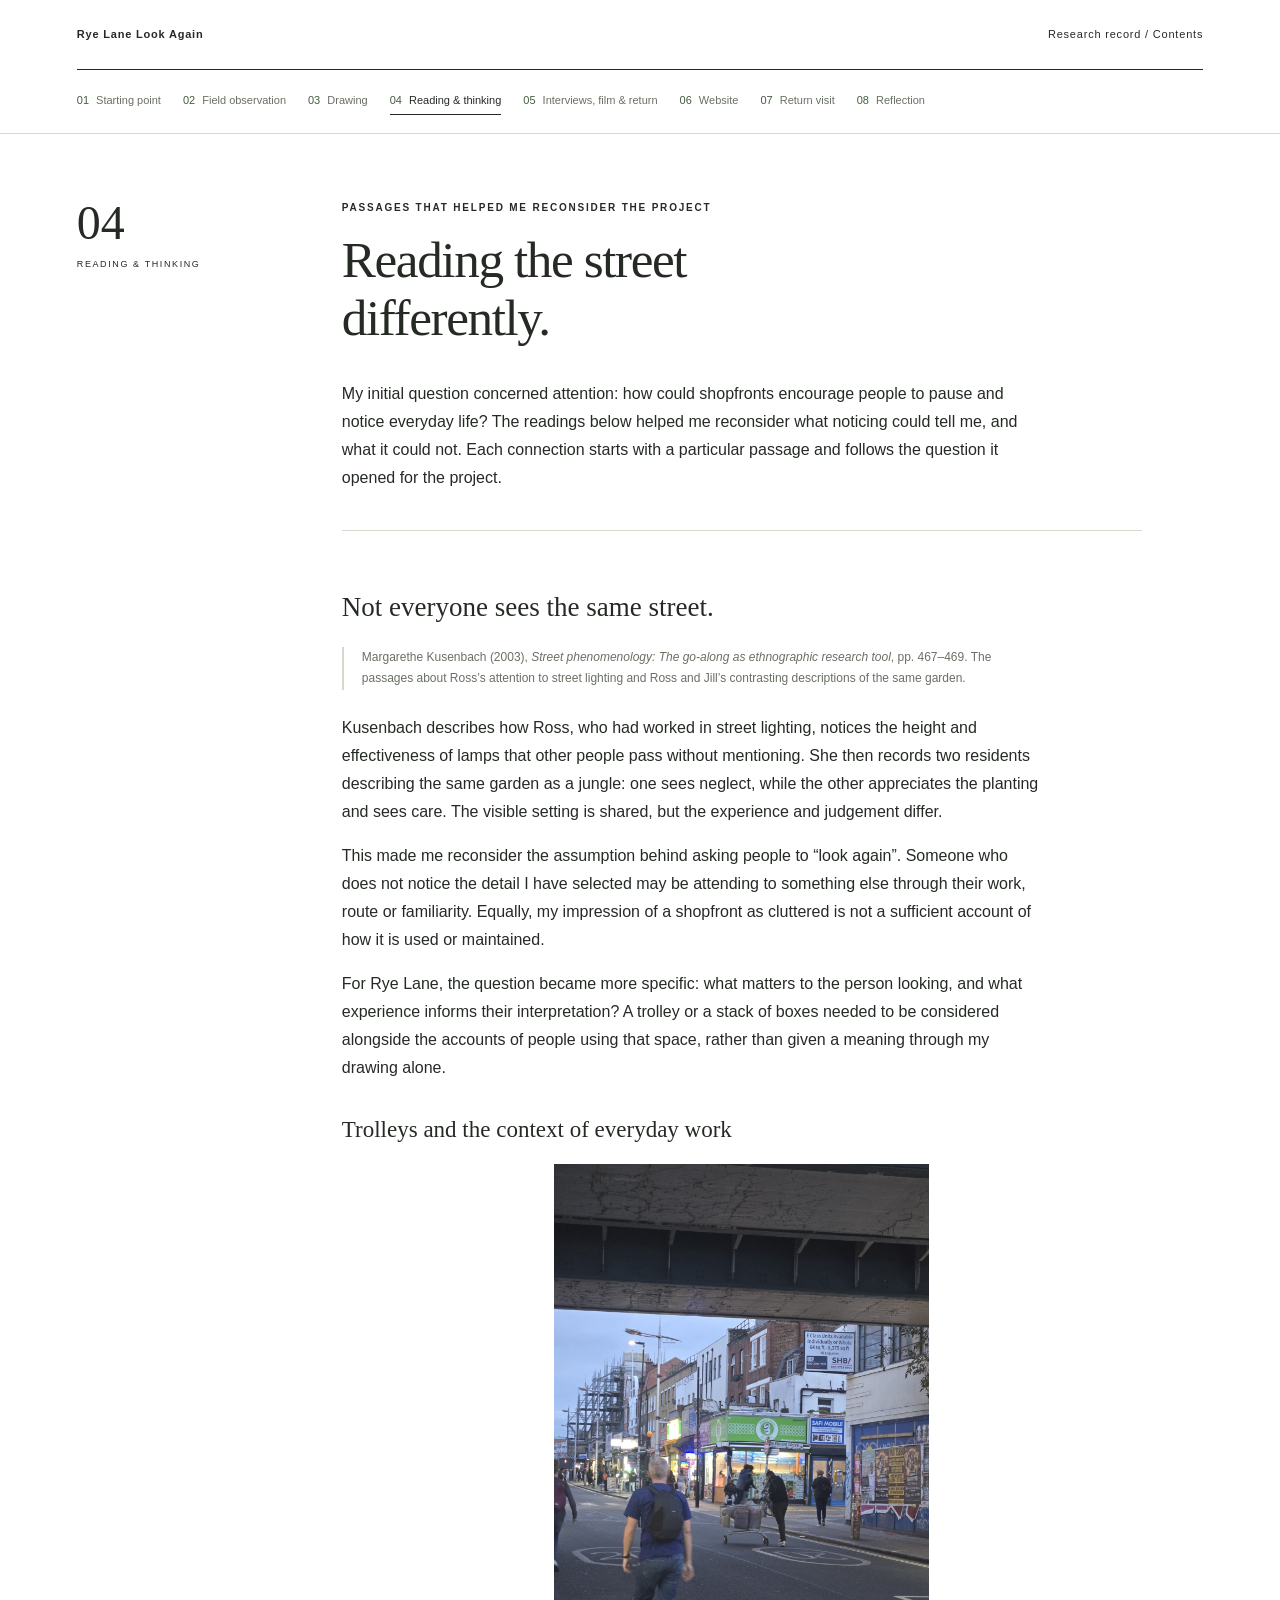
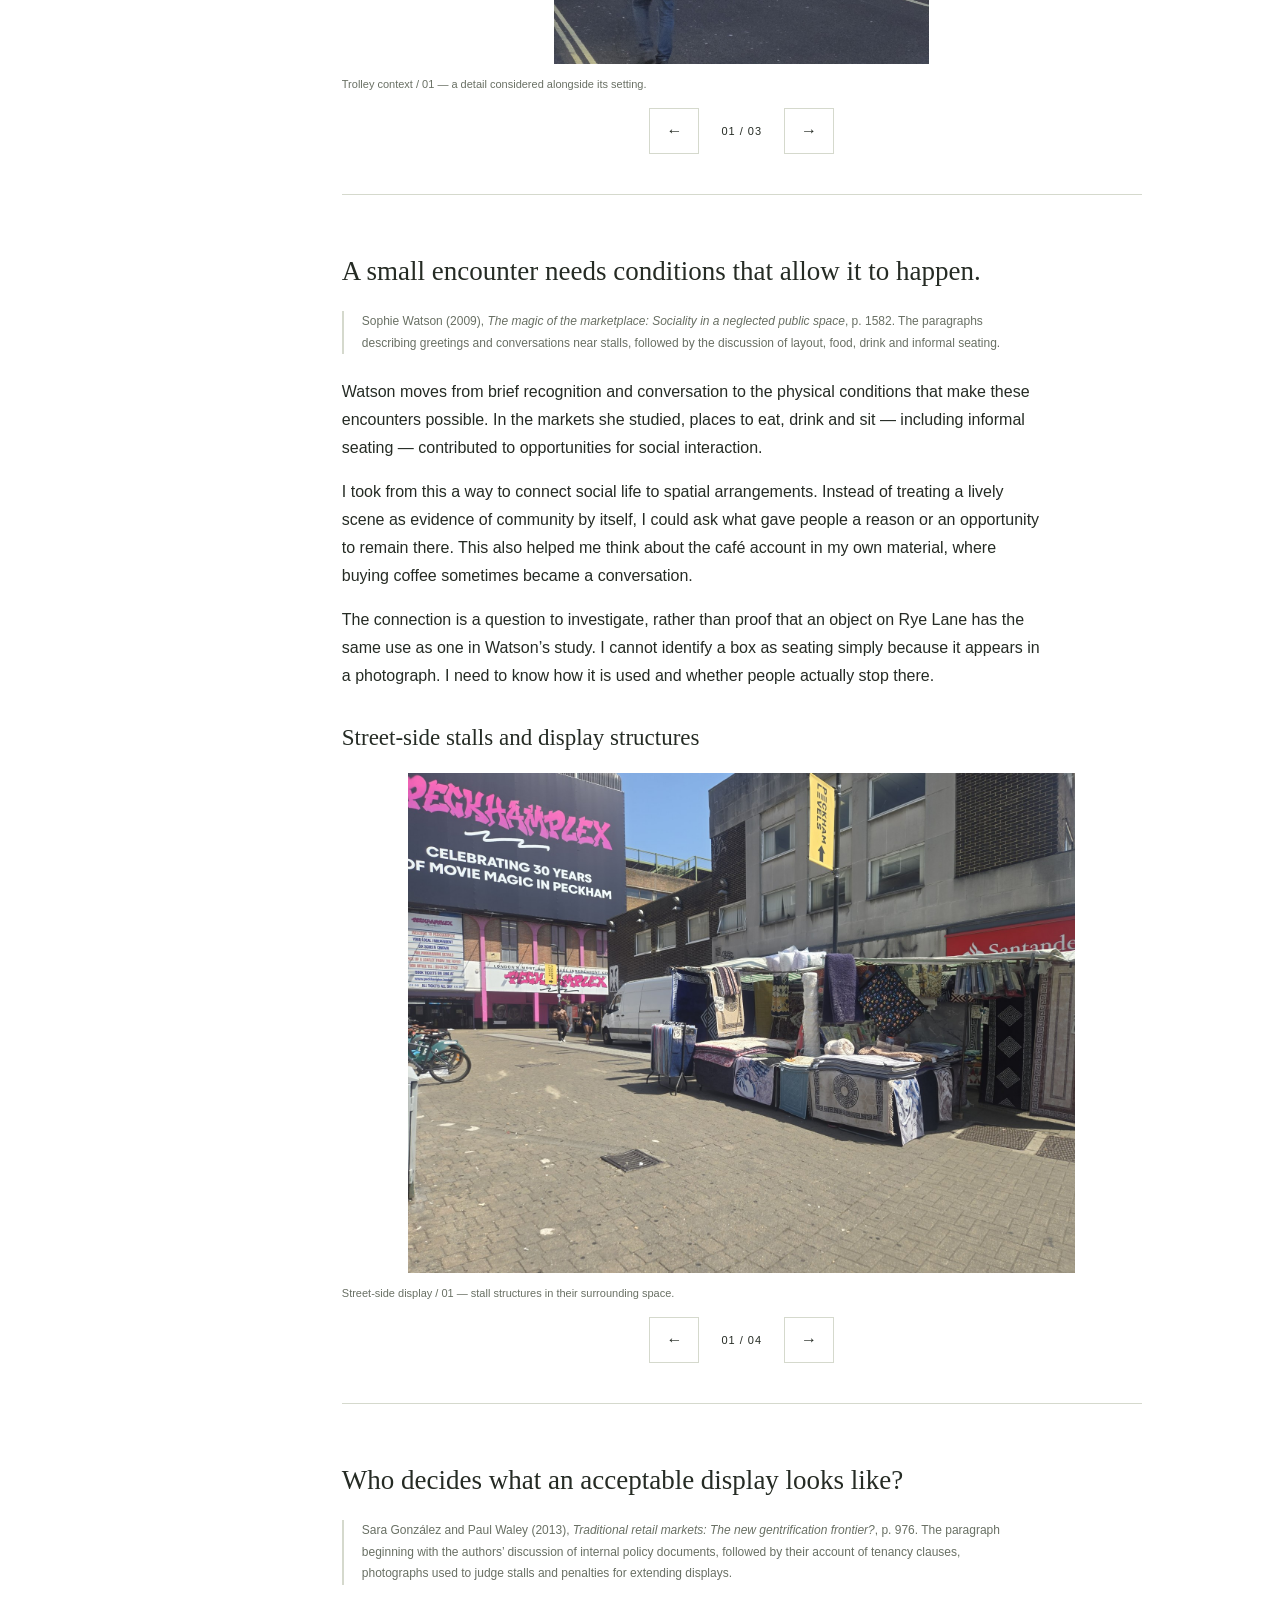
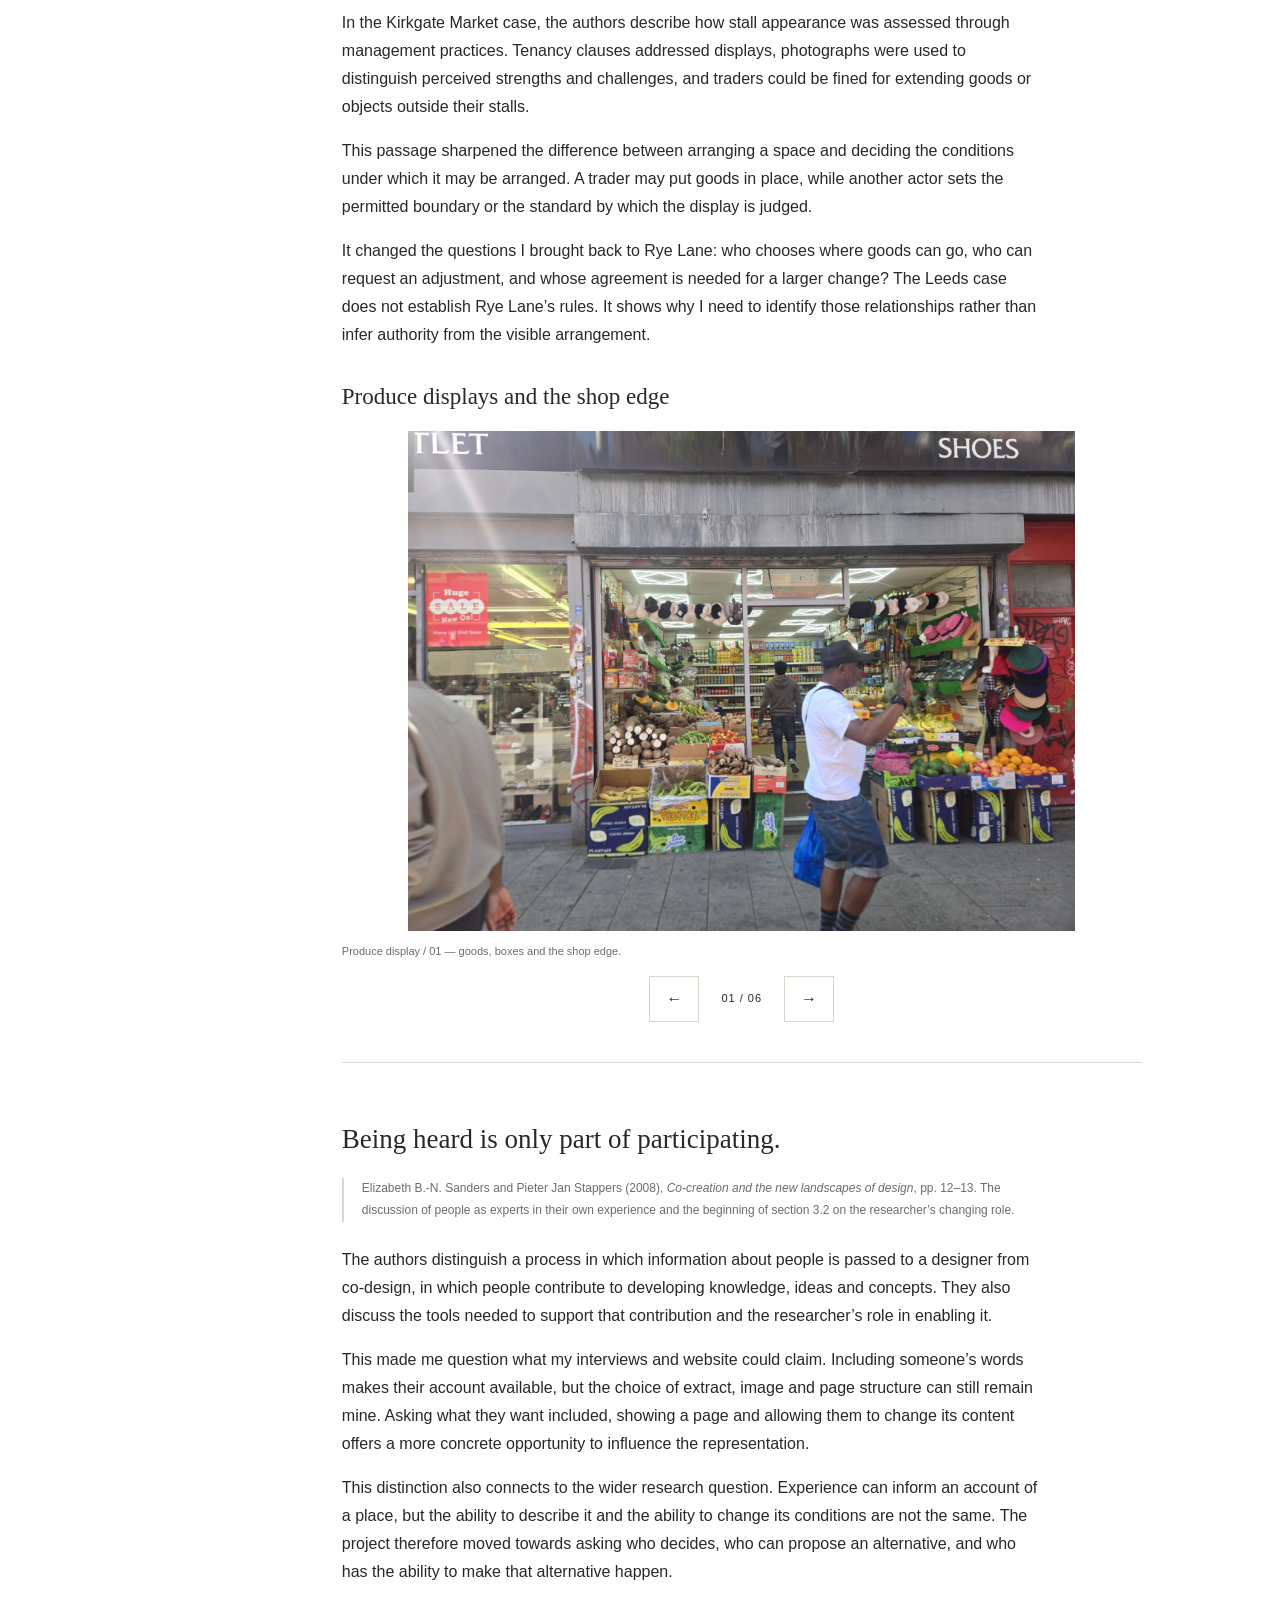
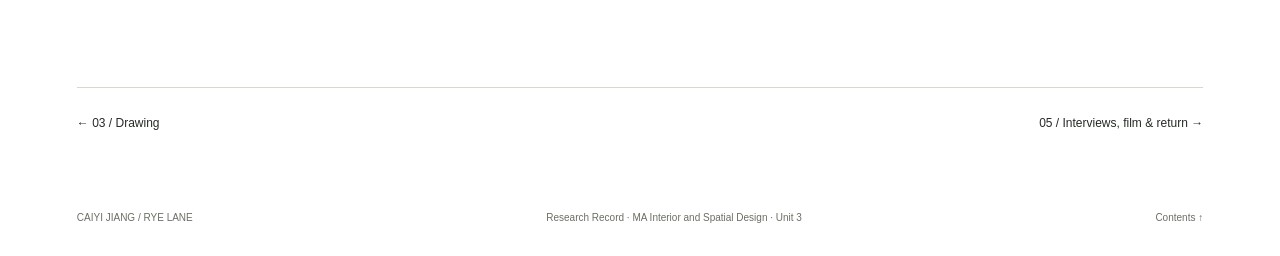
<file: 04-reading-thinking.html>
<!doctype html><html lang="en"><head><meta charset="utf-8"><meta name="viewport" content="width=device-width,initial-scale=1"><title>Reading & thinking — Rye Lane Research Record</title><link rel="stylesheet" href="style.css"></head><body><header><a href="index.html" class="brand">Rye Lane Look Again</a><a href="index.html">Research record / Contents</a></header><nav class="chapter-nav" aria-label="Research record chapters"><a href="01-starting-point.html"><span>01</span> Starting point</a><a href="02-field-observation.html"><span>02</span> Field observation</a><a href="03-drawing.html"><span>03</span> Drawing</a><a href="04-reading-thinking.html" aria-current="page"><span>04</span> Reading & thinking</a><a href="05-interviews-film-return.html"><span>05</span> Interviews, film & return</a><a href="06-website.html"><span>06</span> Website</a><a href="07-return-visit.html"><span>07</span> Return visit</a><a href="08-reflection.html"><span>08</span> Reflection</a></nav><main class="chapter-page"><section id="questions" class="chapter"><aside><span>04</span><p>READING & THINKING</p></aside><div class="content"><p class="eyebrow">PASSAGES THAT HELPED ME RECONSIDER THE PROJECT</p><h2>Reading the street<br>differently.</h2><p>My initial question concerned attention: how could shopfronts encourage people to pause and notice everyday life? The readings below helped me reconsider what noticing could tell me, and what it could not. Each connection starts with a particular passage and follows the question it opened for the project.</p>
<article class="reading-entry"><h3>Not everyone sees the same street.</h3><p class="passage-reference">Margarethe Kusenbach (2003), <i>Street phenomenology: The go-along as ethnographic research tool</i>, pp. 467–469. The passages about Ross’s attention to street lighting and Ross and Jill’s contrasting descriptions of the same garden.</p><p>Kusenbach describes how Ross, who had worked in street lighting, notices the height and effectiveness of lamps that other people pass without mentioning. She then records two residents describing the same garden as a jungle: one sees neglect, while the other appreciates the planting and sees care. The visible setting is shared, but the experience and judgement differ.</p><p>This made me reconsider the assumption behind asking people to “look again”. Someone who does not notice the detail I have selected may be attending to something else through their work, route or familiarity. Equally, my impression of a shopfront as cluttered is not a sufficient account of how it is used or maintained.</p><p>For Rye Lane, the question became more specific: what matters to the person looking, and what experience informs their interpretation? A trolley or a stack of boxes needed to be considered alongside the accounts of people using that space, rather than given a meaning through my drawing alone.</p></article><div class="series" data-series="trolley-series" aria-label="Trolleys and the context of everyday work"><h4>Trolleys and the context of everyday work</h4><div class="slides"><figure class="slide" ><a href="assets--trolley-series-1.jpg"><img loading="lazy" src="assets--trolley-series-1.jpg" alt="Trolley context / 01 — a detail considered alongside its setting."></a><figcaption>Trolley context / 01 — a detail considered alongside its setting.</figcaption></figure><figure class="slide" hidden><a href="assets--trolley-series-2.jpg"><img loading="lazy" src="assets--trolley-series-2.jpg" alt="Trolley context / 02 — a detail considered alongside its setting."></a><figcaption>Trolley context / 02 — a detail considered alongside its setting.</figcaption></figure><figure class="slide" hidden><a href="assets--trolley-series-3.jpg"><img loading="lazy" src="assets--trolley-series-3.jpg" alt="Trolley context / 03 — a detail considered alongside its setting."></a><figcaption>Trolley context / 03 — a detail considered alongside its setting.</figcaption></figure></div><div class="series-controls"><button type="button" data-step="-1" aria-label="Previous image in Trolleys and the context of everyday work">←</button><span class="series-count" aria-live="polite">01 / 03</span><button type="button" data-step="1" aria-label="Next image in Trolleys and the context of everyday work">→</button></div></div>
<article class="reading-entry"><h3>A small encounter needs conditions that allow it to happen.</h3><p class="passage-reference">Sophie Watson (2009), <i>The magic of the marketplace: Sociality in a neglected public space</i>, p. 1582. The paragraphs describing greetings and conversations near stalls, followed by the discussion of layout, food, drink and informal seating.</p><p>Watson moves from brief recognition and conversation to the physical conditions that make these encounters possible. In the markets she studied, places to eat, drink and sit — including informal seating — contributed to opportunities for social interaction.</p><p>I took from this a way to connect social life to spatial arrangements. Instead of treating a lively scene as evidence of community by itself, I could ask what gave people a reason or an opportunity to remain there. This also helped me think about the café account in my own material, where buying coffee sometimes became a conversation.</p><p>The connection is a question to investigate, rather than proof that an object on Rye Lane has the same use as one in Watson’s study. I cannot identify a box as seating simply because it appears in a photograph. I need to know how it is used and whether people actually stop there.</p></article><div class="series" data-series="stall-series" aria-label="Street-side stalls and display structures"><h4>Street-side stalls and display structures</h4><div class="slides"><figure class="slide" ><a href="assets--stall-series-1.jpg"><img loading="lazy" src="assets--stall-series-1.jpg" alt="Street-side display / 01 — stall structures in their surrounding space."></a><figcaption>Street-side display / 01 — stall structures in their surrounding space.</figcaption></figure><figure class="slide" hidden><a href="assets--stall-series-2.jpg"><img loading="lazy" src="assets--stall-series-2.jpg" alt="Street-side display / 02 — stall structures in their surrounding space."></a><figcaption>Street-side display / 02 — stall structures in their surrounding space.</figcaption></figure><figure class="slide" hidden><a href="assets--stall-series-3.jpg"><img loading="lazy" src="assets--stall-series-3.jpg" alt="Street-side display / 03 — stall structures in their surrounding space."></a><figcaption>Street-side display / 03 — stall structures in their surrounding space.</figcaption></figure><figure class="slide" hidden><a href="assets--stall-series-4.jpg"><img loading="lazy" src="assets--stall-series-4.jpg" alt="Street-side display / 04 — stall structures in their surrounding space."></a><figcaption>Street-side display / 04 — stall structures in their surrounding space.</figcaption></figure></div><div class="series-controls"><button type="button" data-step="-1" aria-label="Previous image in Street-side stalls and display structures">←</button><span class="series-count" aria-live="polite">01 / 04</span><button type="button" data-step="1" aria-label="Next image in Street-side stalls and display structures">→</button></div></div>
<article class="reading-entry"><h3>Who decides what an acceptable display looks like?</h3><p class="passage-reference">Sara González and Paul Waley (2013), <i>Traditional retail markets: The new gentrification frontier?</i>, p. 976. The paragraph beginning with the authors’ discussion of internal policy documents, followed by their account of tenancy clauses, photographs used to judge stalls and penalties for extending displays.</p><p>In the Kirkgate Market case, the authors describe how stall appearance was assessed through management practices. Tenancy clauses addressed displays, photographs were used to distinguish perceived strengths and challenges, and traders could be fined for extending goods or objects outside their stalls.</p><p>This passage sharpened the difference between arranging a space and deciding the conditions under which it may be arranged. A trader may put goods in place, while another actor sets the permitted boundary or the standard by which the display is judged.</p><p>It changed the questions I brought back to Rye Lane: who chooses where goods can go, who can request an adjustment, and whose agreement is needed for a larger change? The Leeds case does not establish Rye Lane’s rules. It shows why I need to identify those relationships rather than infer authority from the visible arrangement.</p></article><div class="series" data-series="produce-series" aria-label="Produce displays and the shop edge"><h4>Produce displays and the shop edge</h4><div class="slides"><figure class="slide" ><a href="assets--produce-series-1.jpg"><img loading="lazy" src="assets--produce-series-1.jpg" alt="Produce display / 01 — goods, boxes and the shop edge."></a><figcaption>Produce display / 01 — goods, boxes and the shop edge.</figcaption></figure><figure class="slide" hidden><a href="assets--produce-series-2.jpg"><img loading="lazy" src="assets--produce-series-2.jpg" alt="Produce display / 02 — goods, boxes and the shop edge."></a><figcaption>Produce display / 02 — goods, boxes and the shop edge.</figcaption></figure><figure class="slide" hidden><a href="assets--produce-series-3.jpg"><img loading="lazy" src="assets--produce-series-3.jpg" alt="Produce display / 03 — goods, boxes and the shop edge."></a><figcaption>Produce display / 03 — goods, boxes and the shop edge.</figcaption></figure><figure class="slide" hidden><a href="assets--produce-series-4.jpg"><img loading="lazy" src="assets--produce-series-4.jpg" alt="Produce display / 04 — goods, boxes and the shop edge."></a><figcaption>Produce display / 04 — goods, boxes and the shop edge.</figcaption></figure><figure class="slide" hidden><a href="assets--produce-series-5.jpg"><img loading="lazy" src="assets--produce-series-5.jpg" alt="Produce display / 05 — goods, boxes and the shop edge."></a><figcaption>Produce display / 05 — goods, boxes and the shop edge.</figcaption></figure><figure class="slide" hidden><a href="assets--produce-series-6.jpg"><img loading="lazy" src="assets--produce-series-6.jpg" alt="Produce display / 06 — goods, boxes and the shop edge."></a><figcaption>Produce display / 06 — goods, boxes and the shop edge.</figcaption></figure></div><div class="series-controls"><button type="button" data-step="-1" aria-label="Previous image in Produce displays and the shop edge">←</button><span class="series-count" aria-live="polite">01 / 06</span><button type="button" data-step="1" aria-label="Next image in Produce displays and the shop edge">→</button></div></div>
<article class="reading-entry"><h3>Being heard is only part of participating.</h3><p class="passage-reference">Elizabeth B.-N. Sanders and Pieter Jan Stappers (2008), <i>Co-creation and the new landscapes of design</i>, pp. 12–13. The discussion of people as experts in their own experience and the beginning of section 3.2 on the researcher’s changing role.</p><p>The authors distinguish a process in which information about people is passed to a designer from co-design, in which people contribute to developing knowledge, ideas and concepts. They also discuss the tools needed to support that contribution and the researcher’s role in enabling it.</p><p>This made me question what my interviews and website could claim. Including someone’s words makes their account available, but the choice of extract, image and page structure can still remain mine. Asking what they want included, showing a page and allowing them to change its content offers a more concrete opportunity to influence the representation.</p><p>This distinction also connects to the wider research question. Experience can inform an account of a place, but the ability to describe it and the ability to change its conditions are not the same. The project therefore moved towards asking who decides, who can propose an alternative, and who has the ability to make that alternative happen.</p></article>
</div></section><nav class="page-turn" aria-label="Previous and next chapter"><a href="03-drawing.html">← 03 / Drawing</a><a href="05-interviews-film-return.html">05 / Interviews, film & return →</a></nav></main><footer><span>CAIYI JIANG / RYE LANE</span><span>Research Record · MA Interior and Spatial Design · Unit 3</span><a href="index.html">Contents ↑</a></footer><dialog id="image-dialog" aria-label="Image viewer"><div class="viewer-toolbar"><span id="viewer-title"></span><button type="button" id="viewer-close" aria-label="Close image viewer">Close ×</button></div><div class="viewer-stage"><button type="button" id="viewer-prev" aria-label="Previous image">←</button><img id="viewer-image" alt=""><button type="button" id="viewer-next" aria-label="Next image">→</button></div><p id="viewer-caption" aria-live="polite"></p></dialog><script src="gallery.js"></script></body></html>
</file>
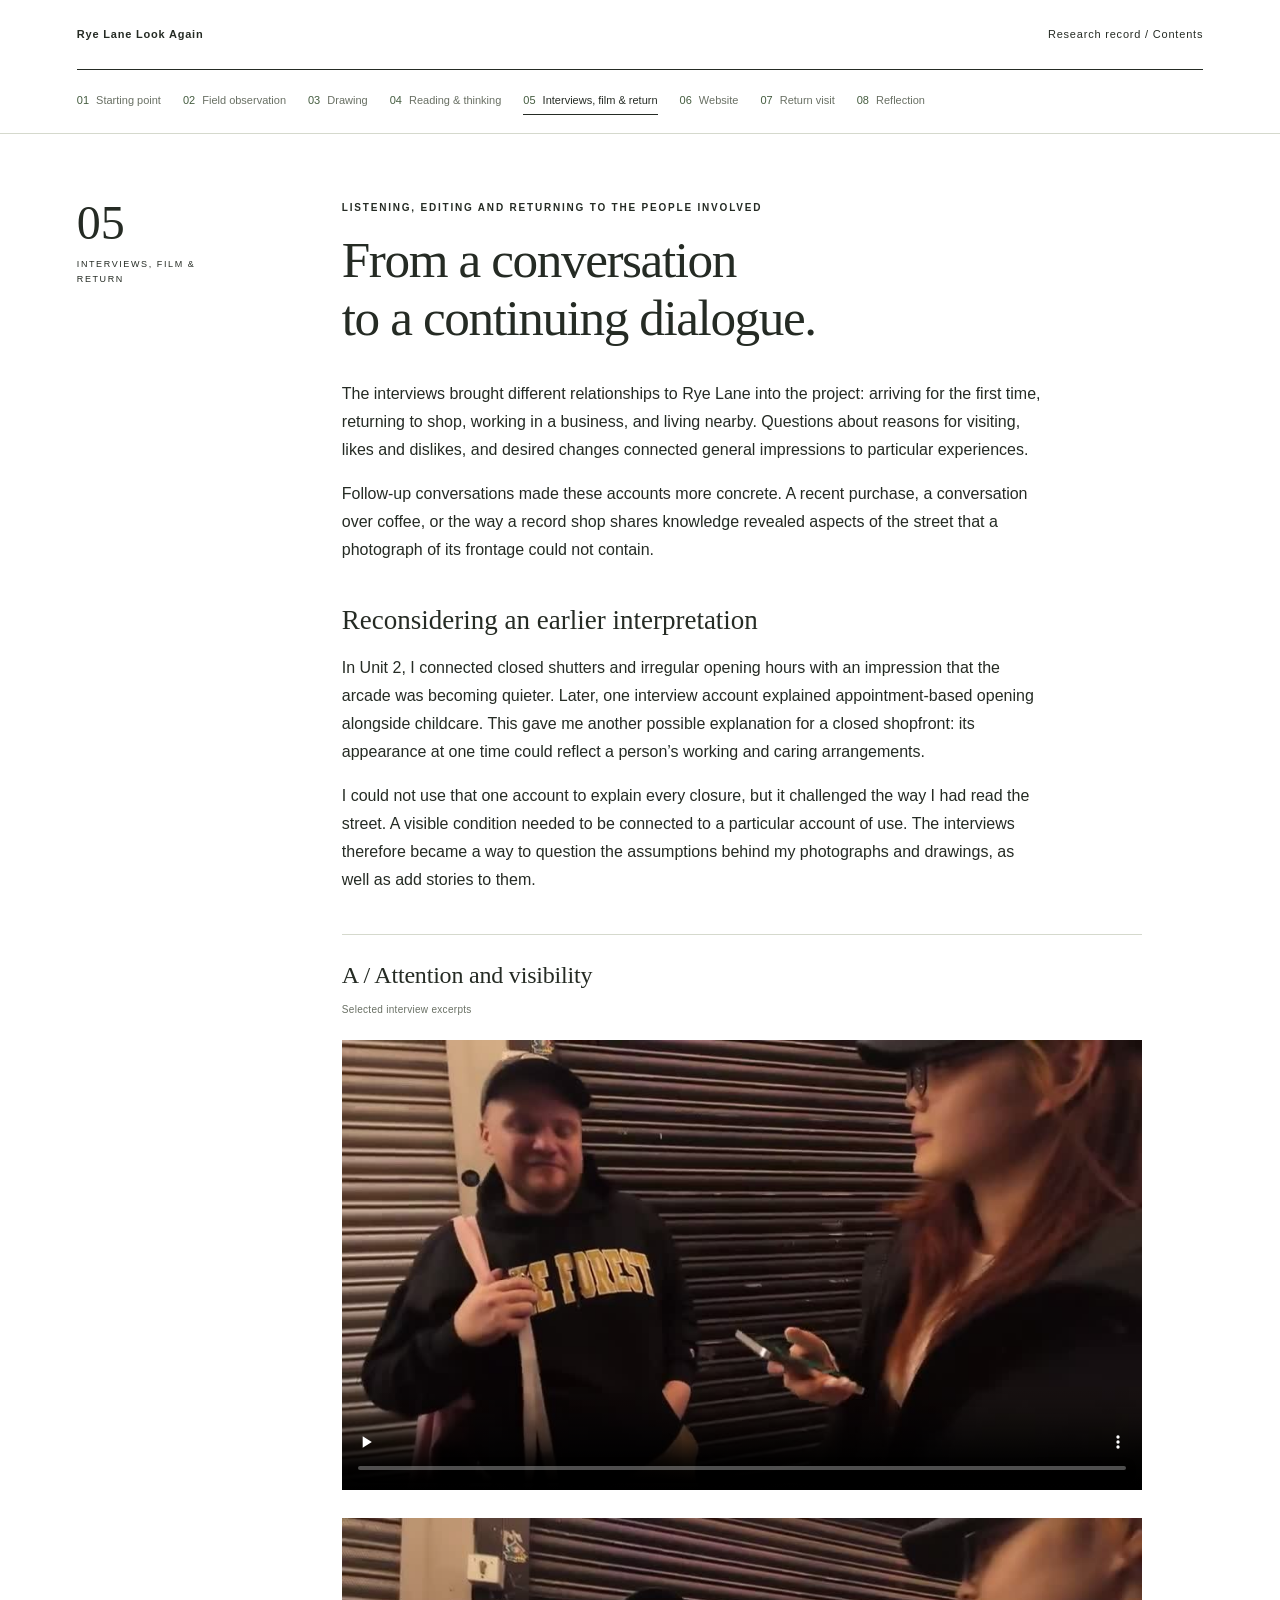
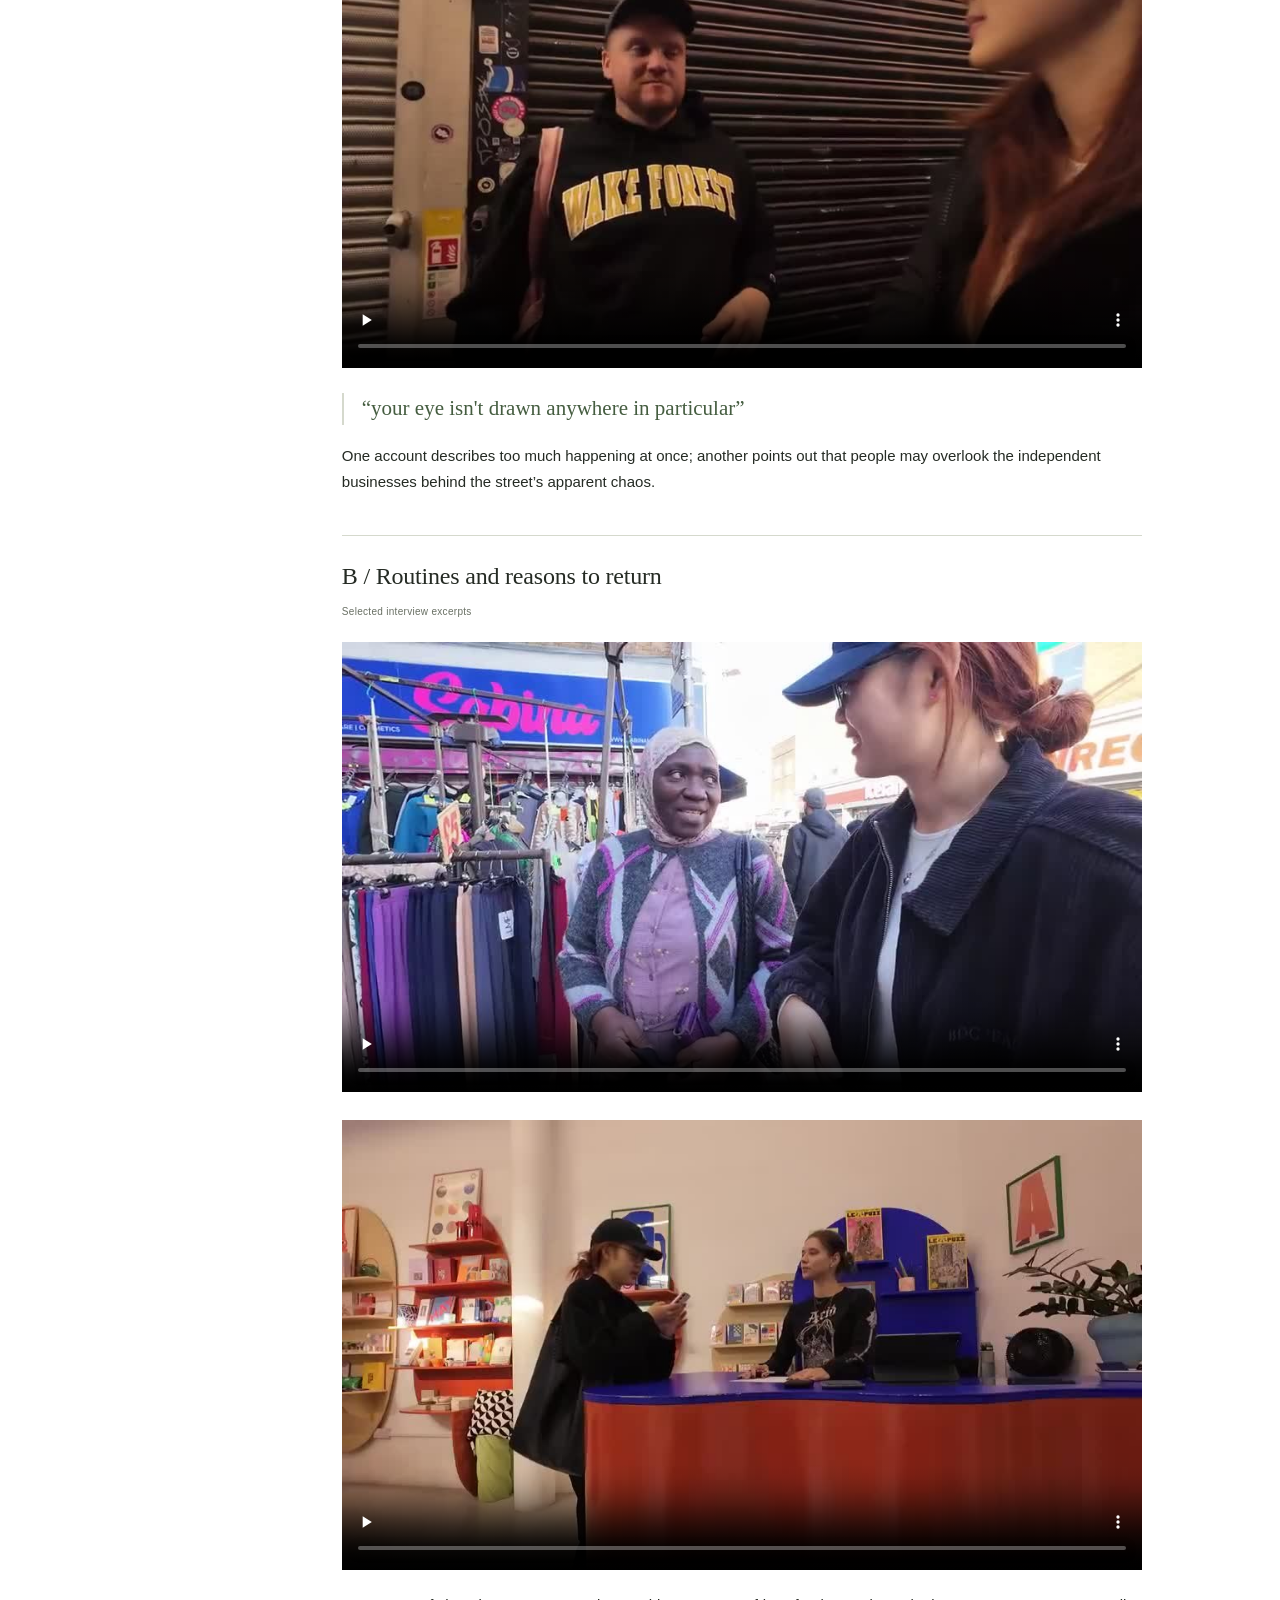
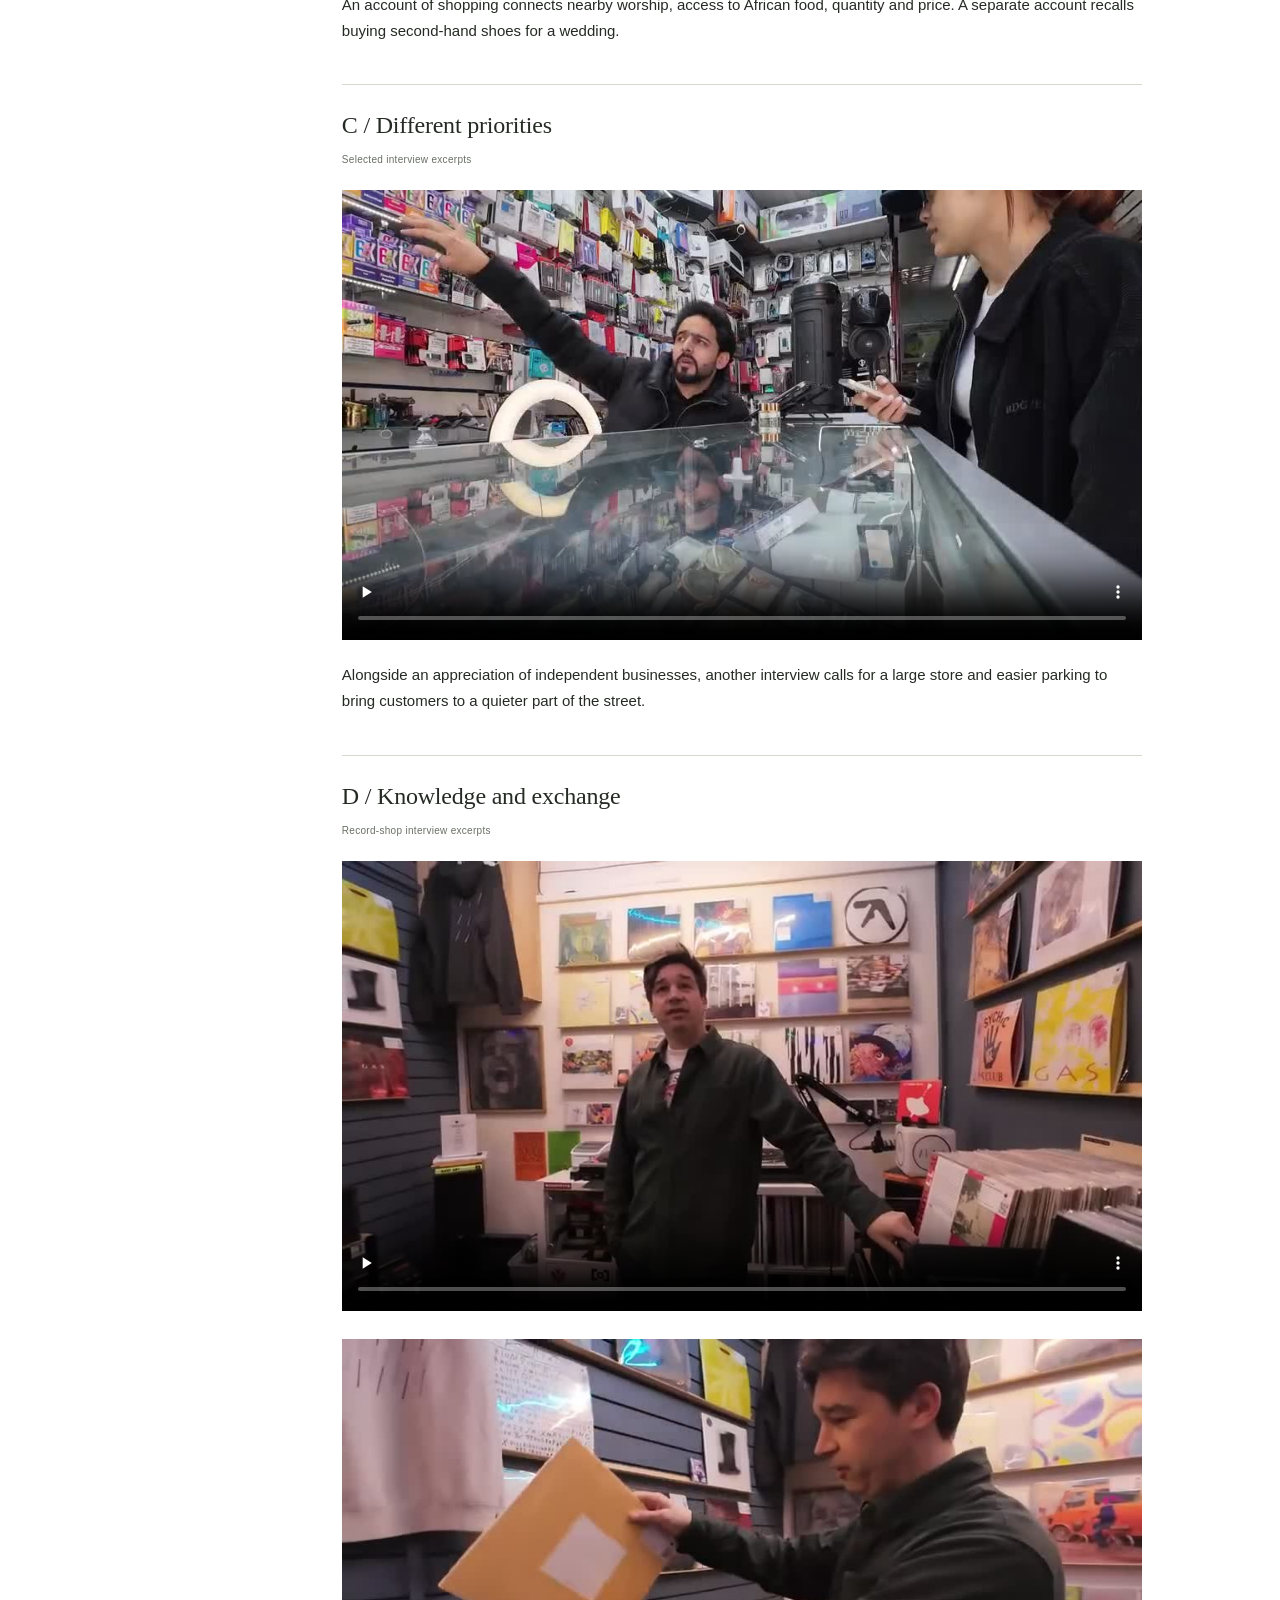
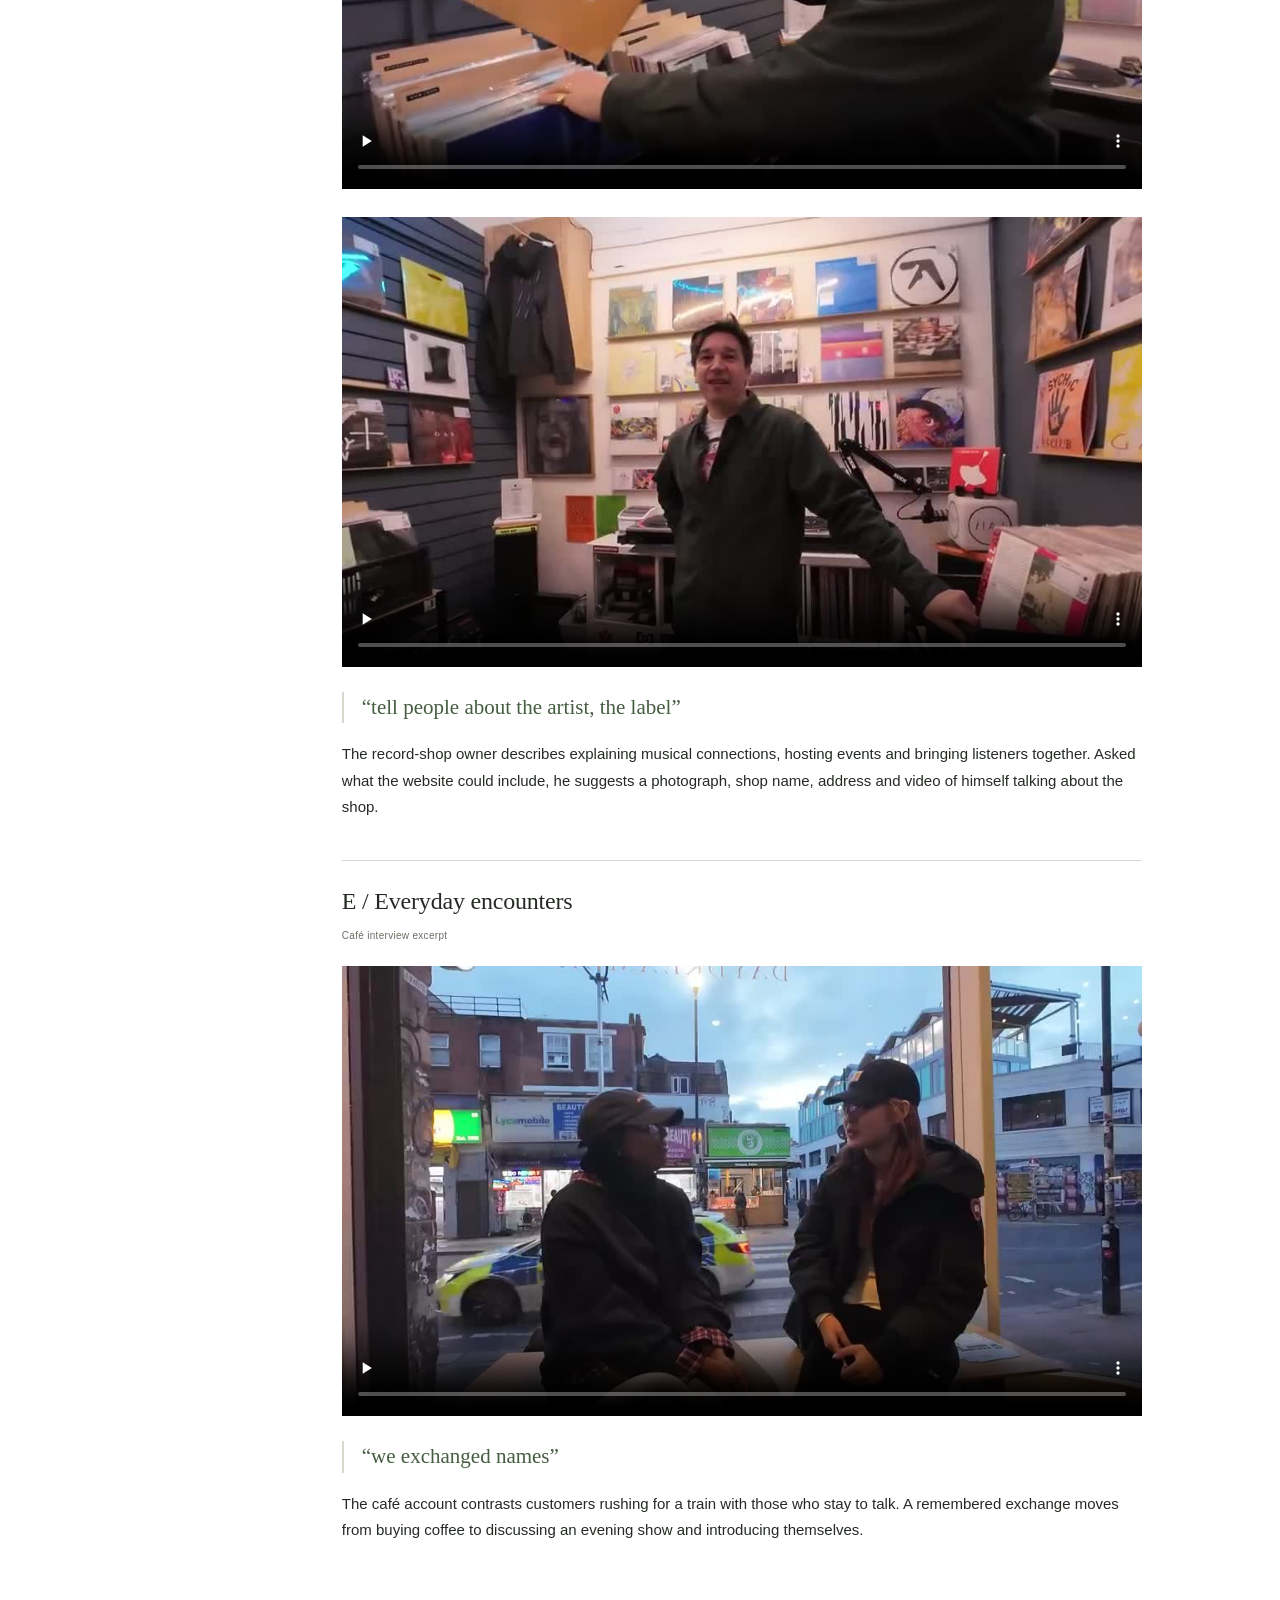
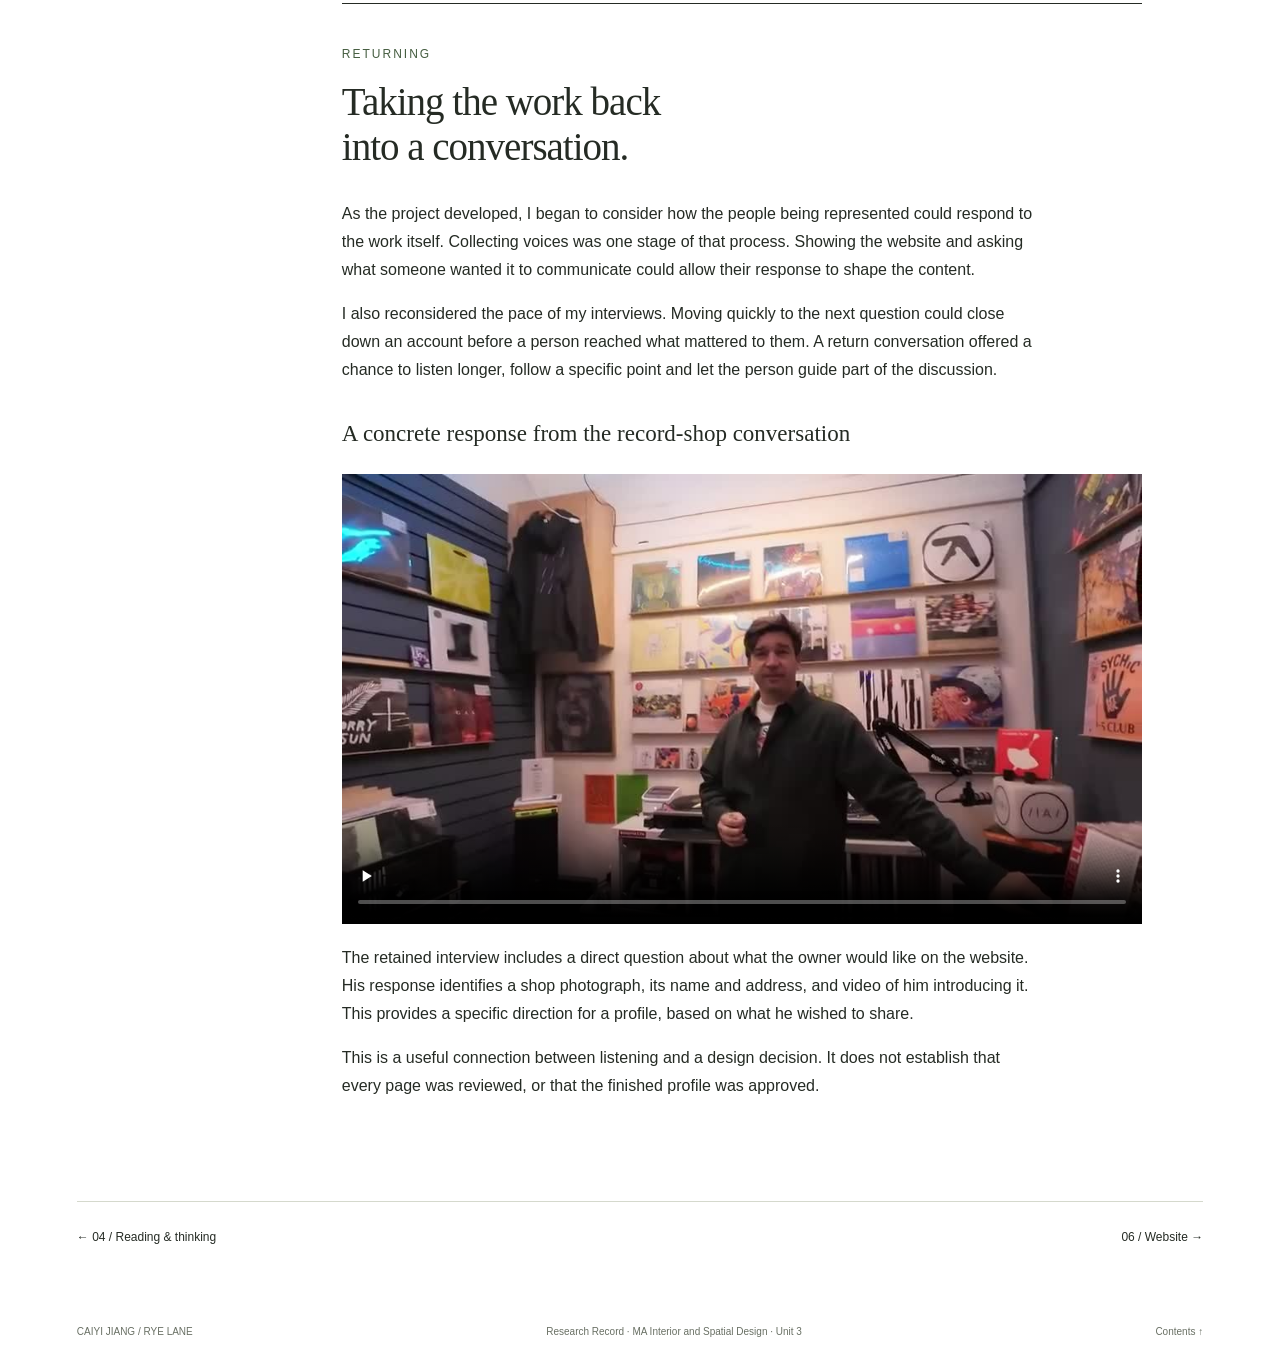
<file: 05-interviews-film-return.html>
<!doctype html><html lang="en"><head><meta charset="utf-8"><meta name="viewport" content="width=device-width,initial-scale=1"><title>Interviews, film & return — Rye Lane Research Record</title><link rel="stylesheet" href="style.css"></head><body><header><a href="index.html" class="brand">Rye Lane Look Again</a><a href="index.html">Research record / Contents</a></header><nav class="chapter-nav" aria-label="Research record chapters"><a href="01-starting-point.html"><span>01</span> Starting point</a><a href="02-field-observation.html"><span>02</span> Field observation</a><a href="03-drawing.html"><span>03</span> Drawing</a><a href="04-reading-thinking.html"><span>04</span> Reading & thinking</a><a href="05-interviews-film-return.html" aria-current="page"><span>05</span> Interviews, film & return</a><a href="06-website.html"><span>06</span> Website</a><a href="07-return-visit.html"><span>07</span> Return visit</a><a href="08-reflection.html"><span>08</span> Reflection</a></nav><main class="chapter-page"><section id="interviews" class="chapter"><aside><span>05</span><p>INTERVIEWS, FILM & RETURN</p></aside><div class="content"><p class="eyebrow">LISTENING, EDITING AND RETURNING TO THE PEOPLE INVOLVED</p><h2>From a conversation<br>to a continuing dialogue.</h2><p>The interviews brought different relationships to Rye Lane into the project: arriving for the first time, returning to shop, working in a business, and living nearby. Questions about reasons for visiting, likes and dislikes, and desired changes connected general impressions to particular experiences.</p><p>Follow-up conversations made these accounts more concrete. A recent purchase, a conversation over coffee, or the way a record shop shares knowledge revealed aspects of the street that a photograph of its frontage could not contain.</p>
<h3 class="subheading">Reconsidering an earlier interpretation</h3><p>In Unit 2, I connected closed shutters and irregular opening hours with an impression that the arcade was becoming quieter. Later, one interview account explained appointment-based opening alongside childcare. This gave me another possible explanation for a closed shopfront: its appearance at one time could reflect a person’s working and caring arrangements.</p><p>I could not use that one account to explain every closure, but it challenged the way I had read the street. A visible condition needed to be connected to a particular account of use. The interviews therefore became a way to question the assumptions behind my photographs and drawings, as well as add stories to them.</p><div class="interview"><h3 class="case-label">A / Attention and visibility<span>Selected interview excerpts</span></h3><div class="interview-clips"><figure class="interview-video"><video controls playsinline preload="none" poster="assets--clips--attention.jpg" aria-label="A busy street and divided attention"><source src="assets--clips--attention.mp4" type="video/mp4"></video></figure><figure class="interview-video"><video controls playsinline preload="none" poster="assets--clips--independent.jpg" aria-label="Independent businesses behind the street scene"><source src="assets--clips--independent.mp4" type="video/mp4"></video></figure></div><blockquote class="interview-quote">“your eye isn't drawn anywhere in particular”</blockquote><p class="account">One account describes too much happening at once; another points out that people may overlook the independent businesses behind the street’s apparent chaos.</p></div>
<div class="interview"><h3 class="case-label">B / Routines and reasons to return<span>Selected interview excerpts</span></h3><div class="interview-clips"><figure class="interview-video"><video controls playsinline preload="none" poster="assets--clips--shopping.jpg" aria-label="Shopping, food and a familiar route"><source src="assets--clips--shopping.mp4" type="video/mp4"></video></figure><figure class="interview-video"><video controls playsinline preload="none" poster="assets--clips--purchase.jpg" aria-label="A recent second-hand purchase"><source src="assets--clips--purchase.mp4" type="video/mp4"></video></figure></div><p class="account">An account of shopping connects nearby worship, access to African food, quantity and price. A separate account recalls buying second-hand shoes for a wedding.</p></div>
<div class="interview"><h3 class="case-label">C / Different priorities<span>Selected interview excerpts</span></h3><div class="interview-clips"><figure class="interview-video"><video controls playsinline preload="none" poster="assets--clips--parking.jpg" aria-label="Large shops, parking and customer access"><source src="assets--clips--parking.mp4" type="video/mp4"></video></figure></div><p class="account">Alongside an appreciation of independent businesses, another interview calls for a large store and easier parking to bring customers to a quieter part of the street.</p></div>
<div class="interview"><h3 class="case-label">D / Knowledge and exchange<span>Record-shop interview excerpts</span></h3><div class="interview-clips"><figure class="interview-video"><video controls playsinline preload="none" poster="assets--clips--owner-intro.jpg" aria-label="Introducing the record shop"><source src="assets--clips--owner-intro.mp4" type="video/mp4"></video></figure><figure class="interview-video"><video controls playsinline preload="none" poster="assets--clips--owner-knowledge.jpg" aria-label="Sharing knowledge about records"><source src="assets--clips--owner-knowledge.mp4" type="video/mp4"></video></figure><figure class="interview-video"><video controls playsinline preload="none" poster="assets--clips--owner-events.jpg" aria-label="Events and meeting other listeners"><source src="assets--clips--owner-events.mp4" type="video/mp4"></video></figure></div><blockquote class="interview-quote">“tell people about the artist, the label”</blockquote><p class="account">The record-shop owner describes explaining musical connections, hosting events and bringing listeners together. Asked what the website could include, he suggests a photograph, shop name, address and video of himself talking about the shop.</p></div>
<div class="interview"><h3 class="case-label">E / Everyday encounters<span>Café interview excerpt</span></h3><div class="interview-clips"><figure class="interview-video"><video controls playsinline preload="none" poster="assets--clips--cafe.jpg" aria-label="Coffee, conversation and exchanging names"><source src="assets--clips--cafe.mp4" type="video/mp4"></video></figure></div><blockquote class="interview-quote">“we exchanged names”</blockquote><p class="account">The café account contrasts customers rushing for a train with those who stay to talk. A remembered exchange moves from buying coffee to discussing an evening show and introducing themselves.</p></div>

<div class="return-visit"><p class="return-kicker">RETURNING</p><h3 class="return-title">Taking the work back<br>into a conversation.</h3><p>As the project developed, I began to consider how the people being represented could respond to the work itself. Collecting voices was one stage of that process. Showing the website and asking what someone wanted it to communicate could allow their response to shape the content.</p><p>I also reconsidered the pace of my interviews. Moving quickly to the next question could close down an account before a person reached what mattered to them. A return conversation offered a chance to listen longer, follow a specific point and let the person guide part of the discussion.</p><h4>A concrete response from the record-shop conversation</h4><figure class="interview-video"><video controls playsinline preload="none" poster="assets--clips--owner-response.jpg" aria-label="What the owner would like on the website"><source src="assets--clips--owner-response.mp4" type="video/mp4"></video></figure><p>The retained interview includes a direct question about what the owner would like on the website. His response identifies a shop photograph, its name and address, and video of him introducing it. This provides a specific direction for a profile, based on what he wished to share.</p><p>This is a useful connection between listening and a design decision. It does not establish that every page was reviewed, or that the finished profile was approved.</p></div></div></section><nav class="page-turn" aria-label="Previous and next chapter"><a href="04-reading-thinking.html">← 04 / Reading & thinking</a><a href="06-website.html">06 / Website →</a></nav></main><footer><span>CAIYI JIANG / RYE LANE</span><span>Research Record · MA Interior and Spatial Design · Unit 3</span><a href="index.html">Contents ↑</a></footer><dialog id="image-dialog" aria-label="Image viewer"><div class="viewer-toolbar"><span id="viewer-title"></span><button type="button" id="viewer-close" aria-label="Close image viewer">Close ×</button></div><div class="viewer-stage"><button type="button" id="viewer-prev" aria-label="Previous image">←</button><img id="viewer-image" alt=""><button type="button" id="viewer-next" aria-label="Next image">→</button></div><p id="viewer-caption" aria-live="polite"></p></dialog><script src="gallery.js"></script></body></html>
</file>
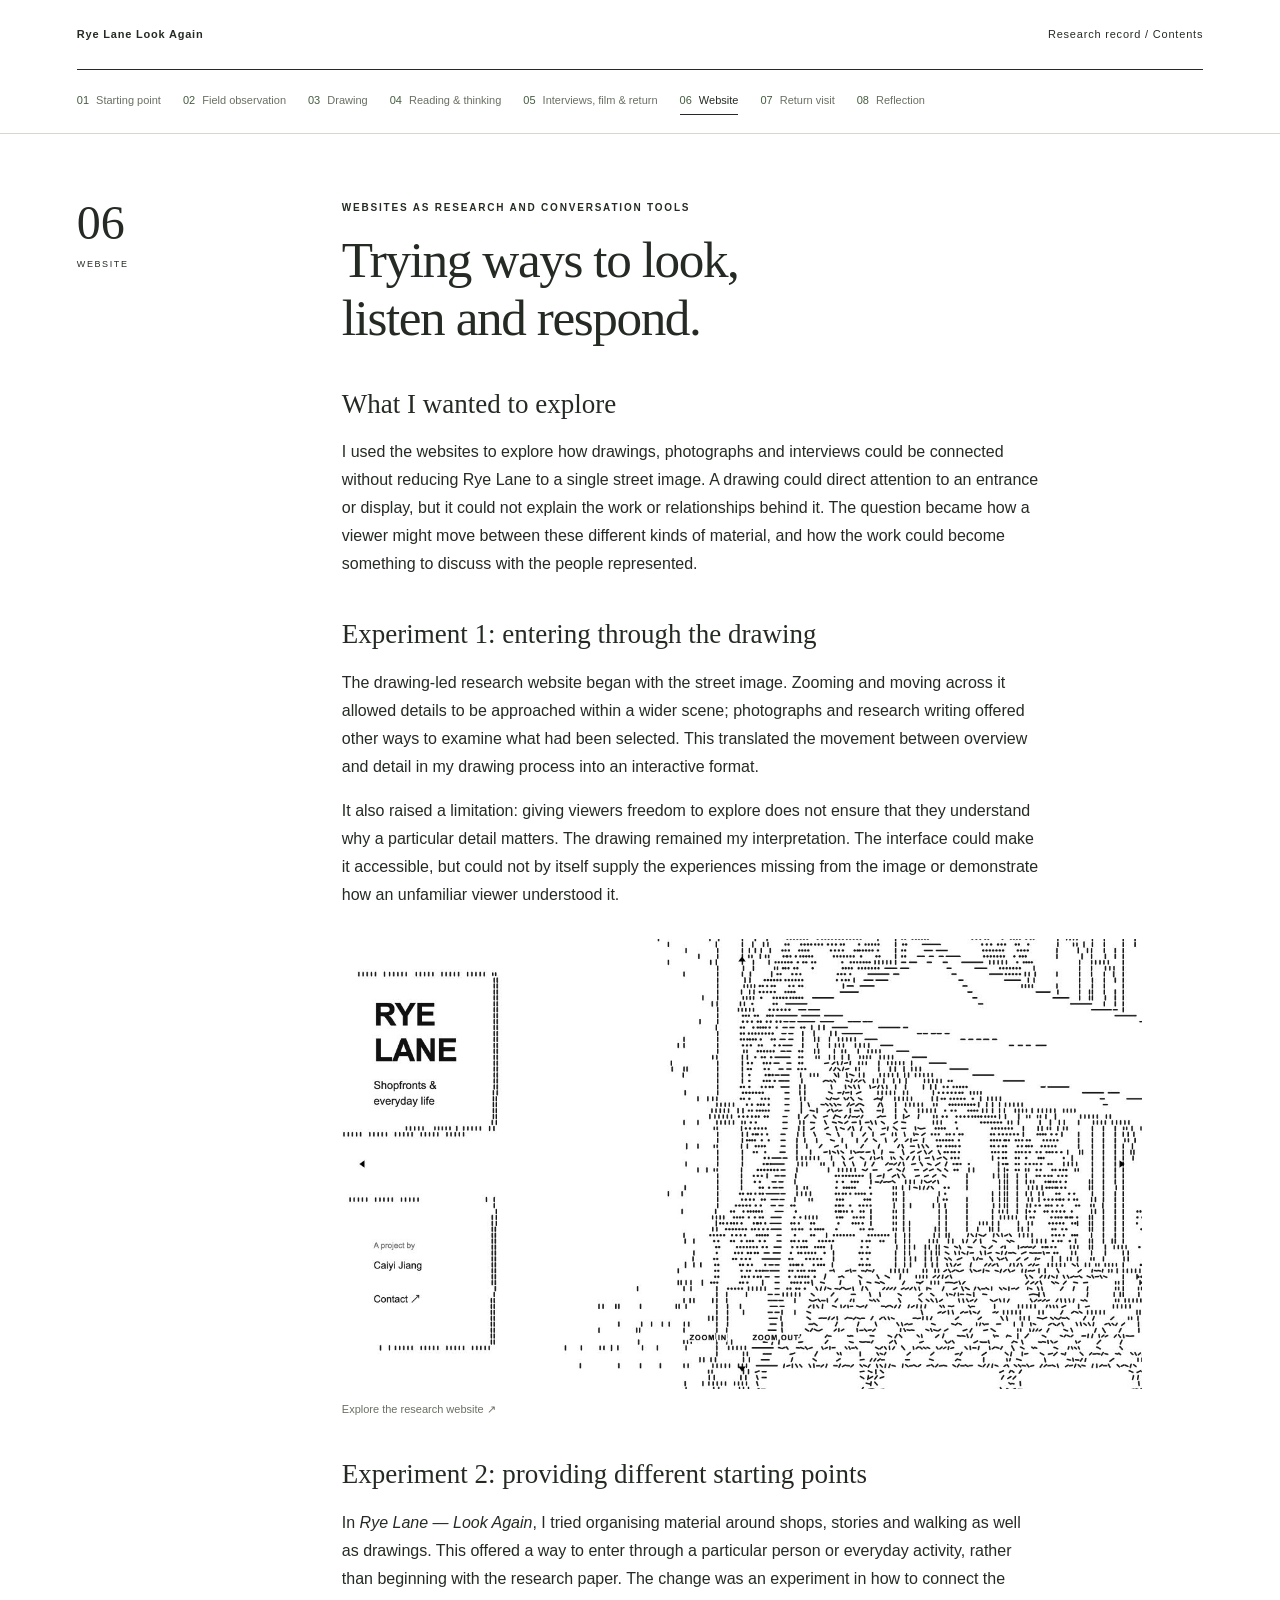
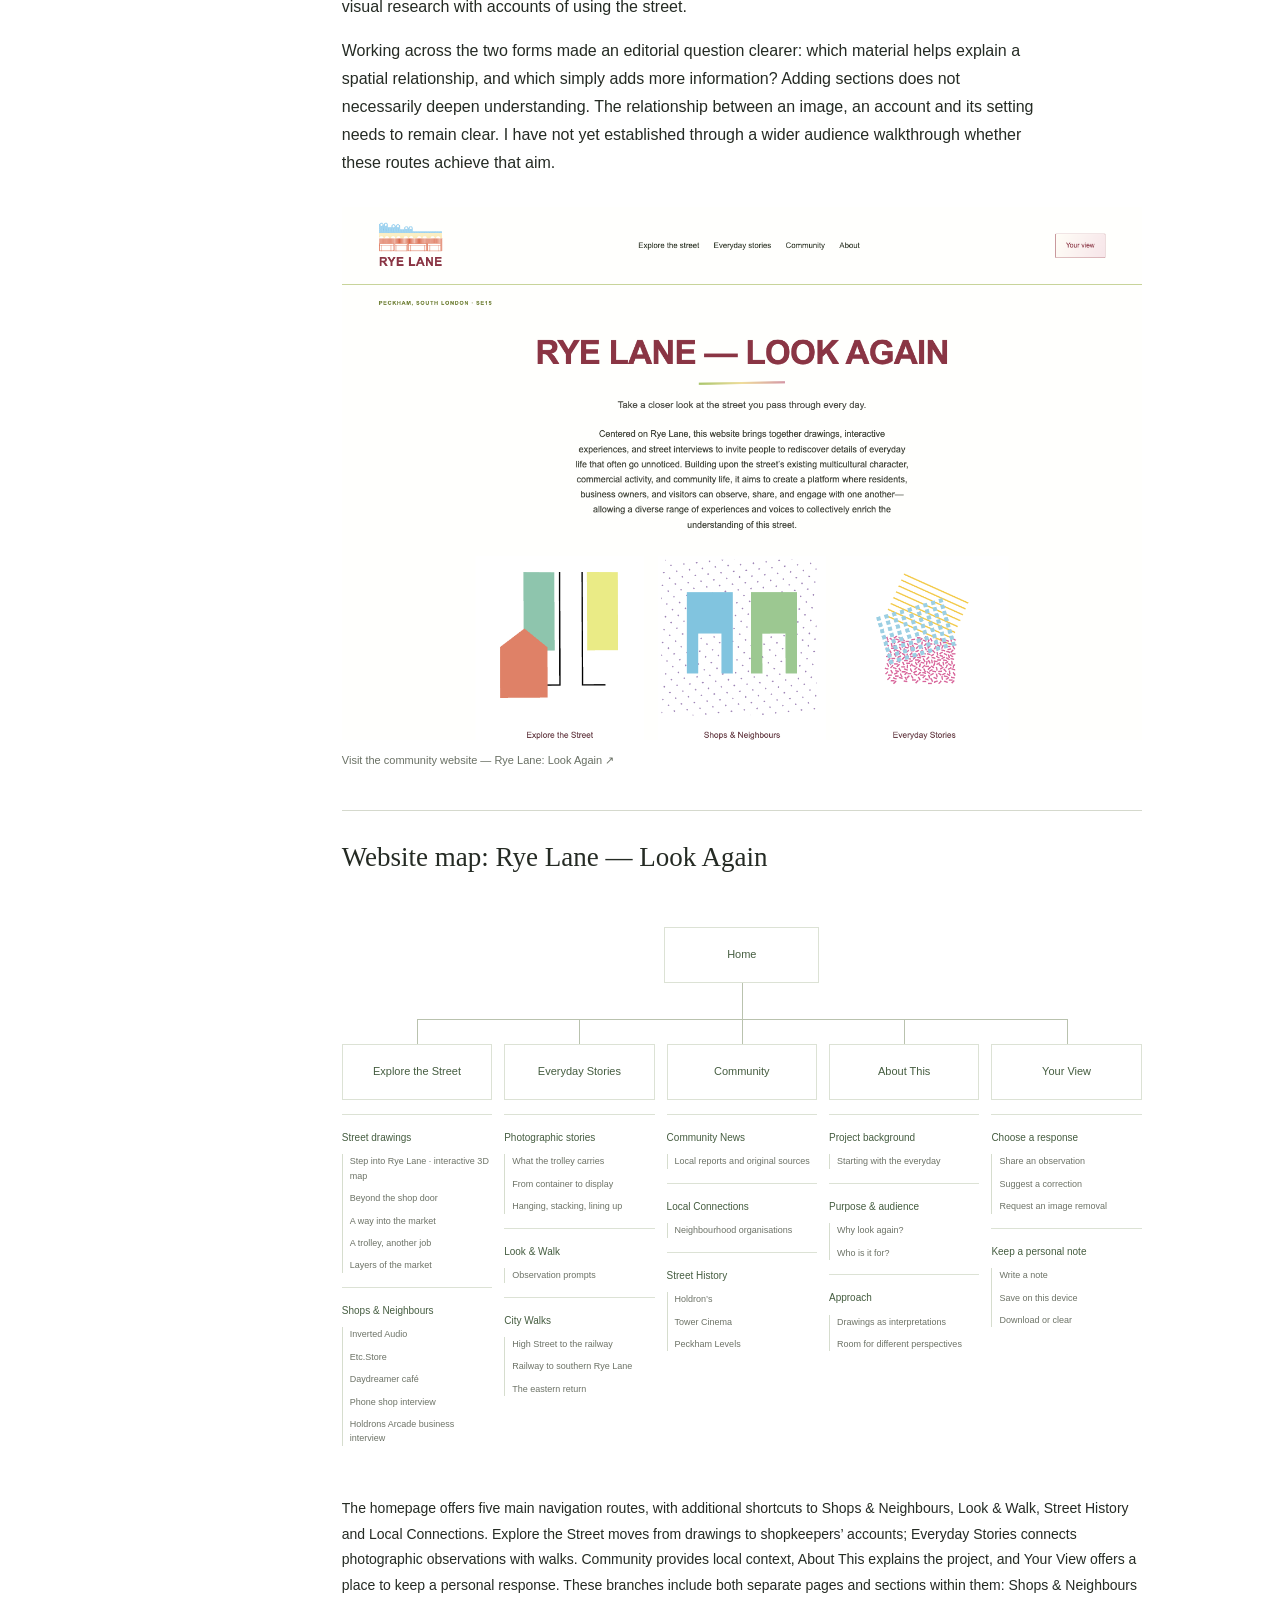
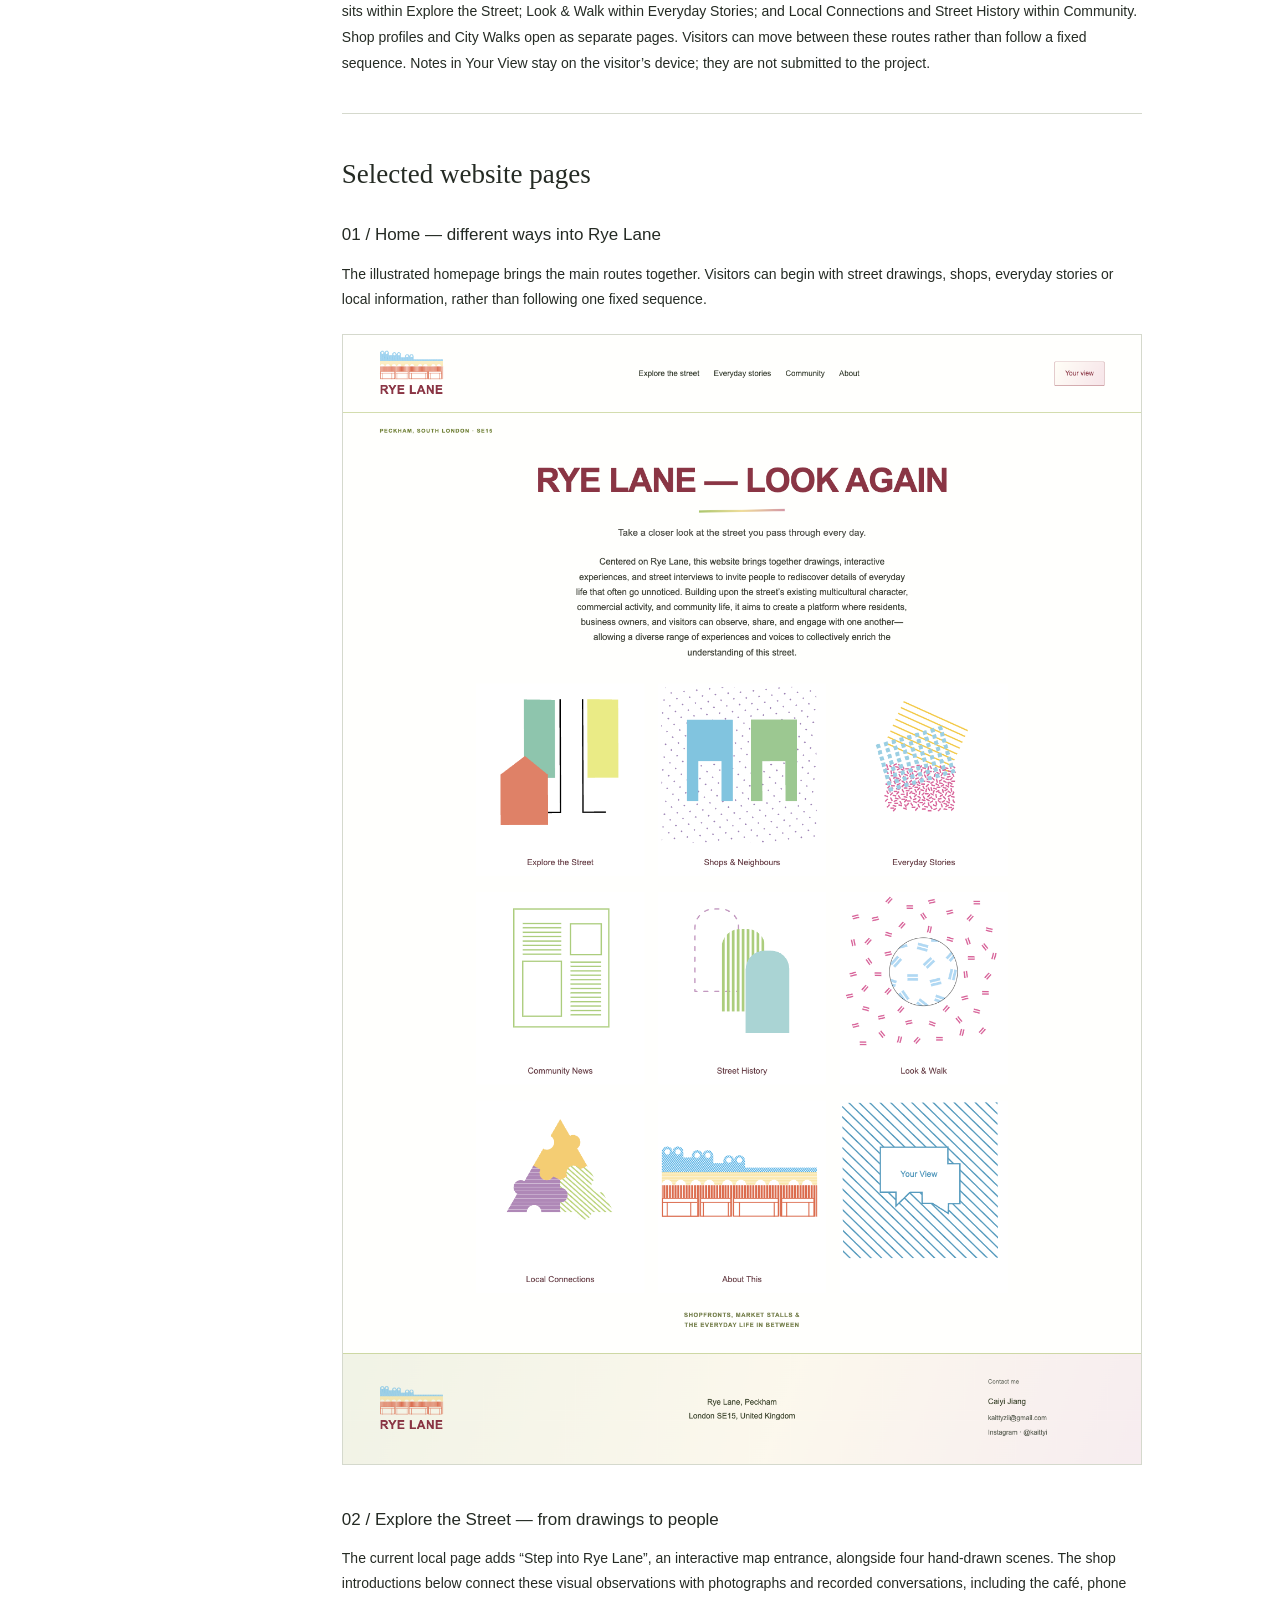
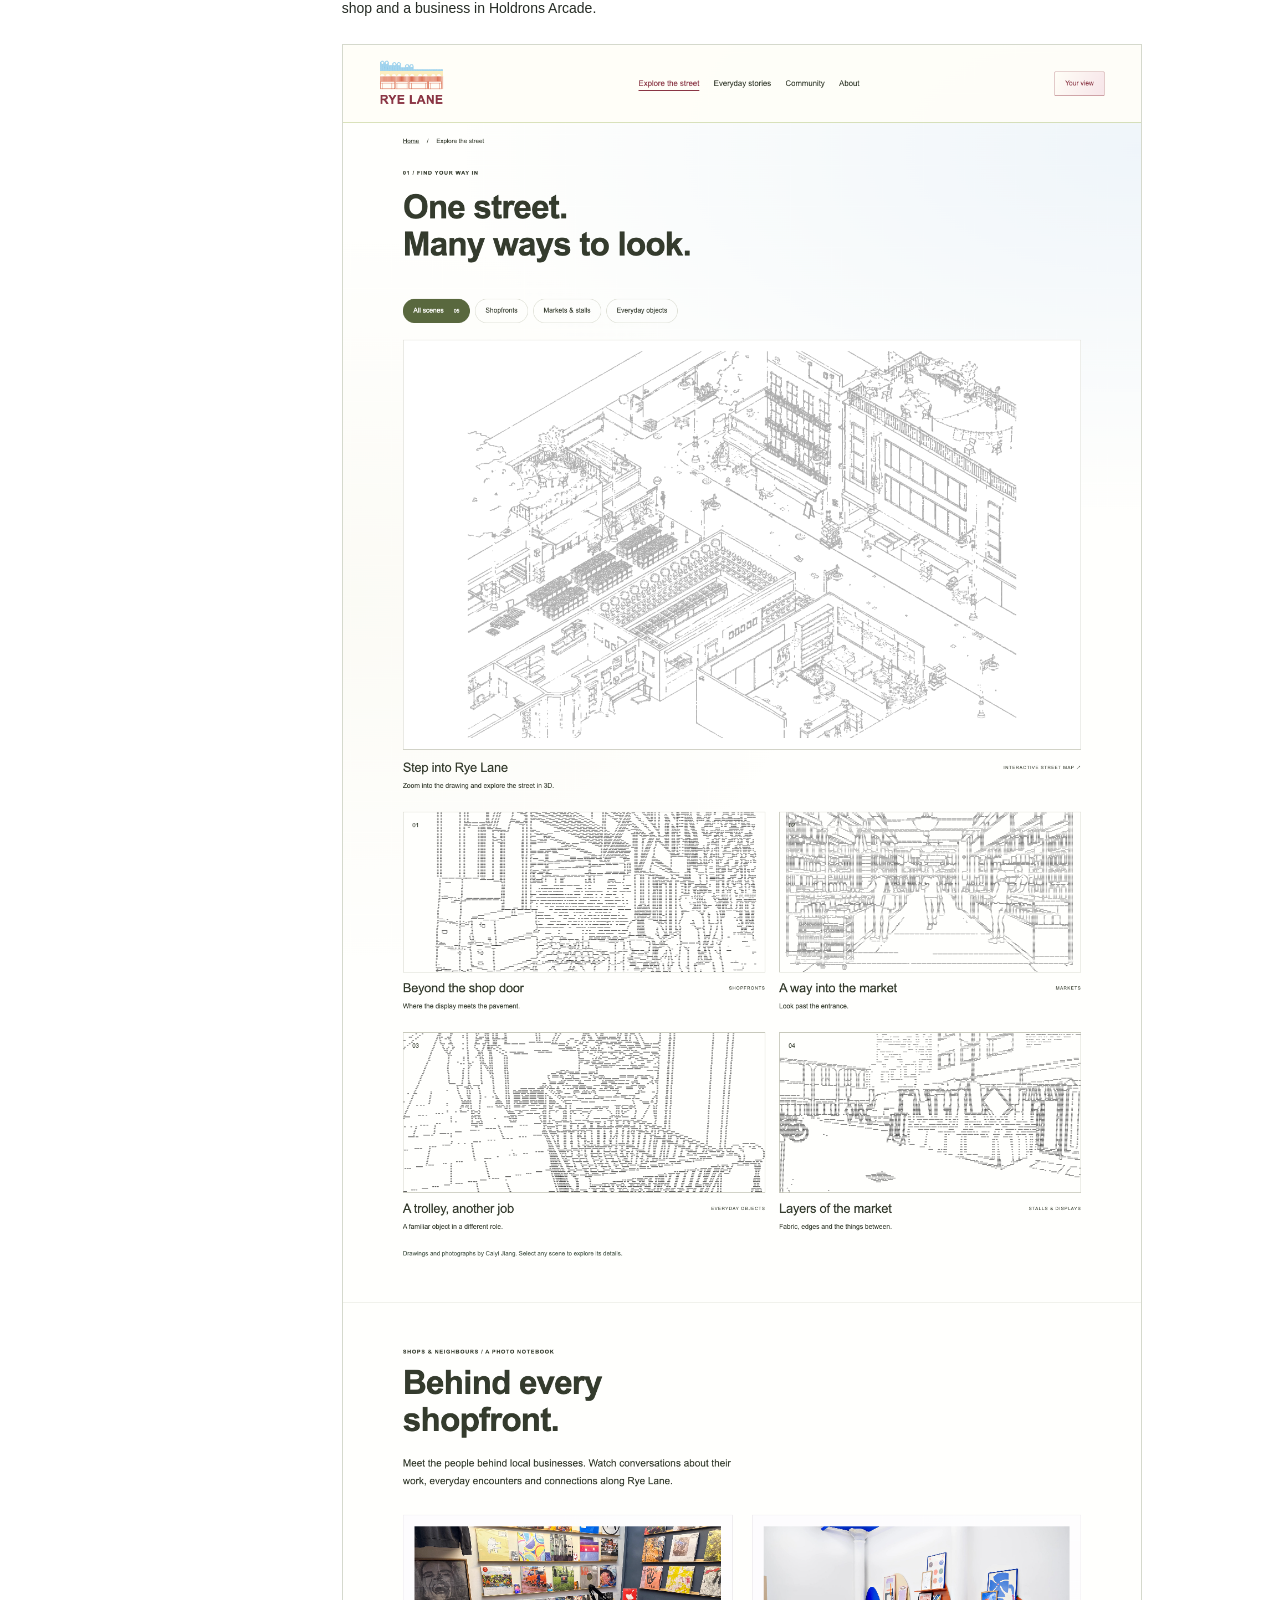
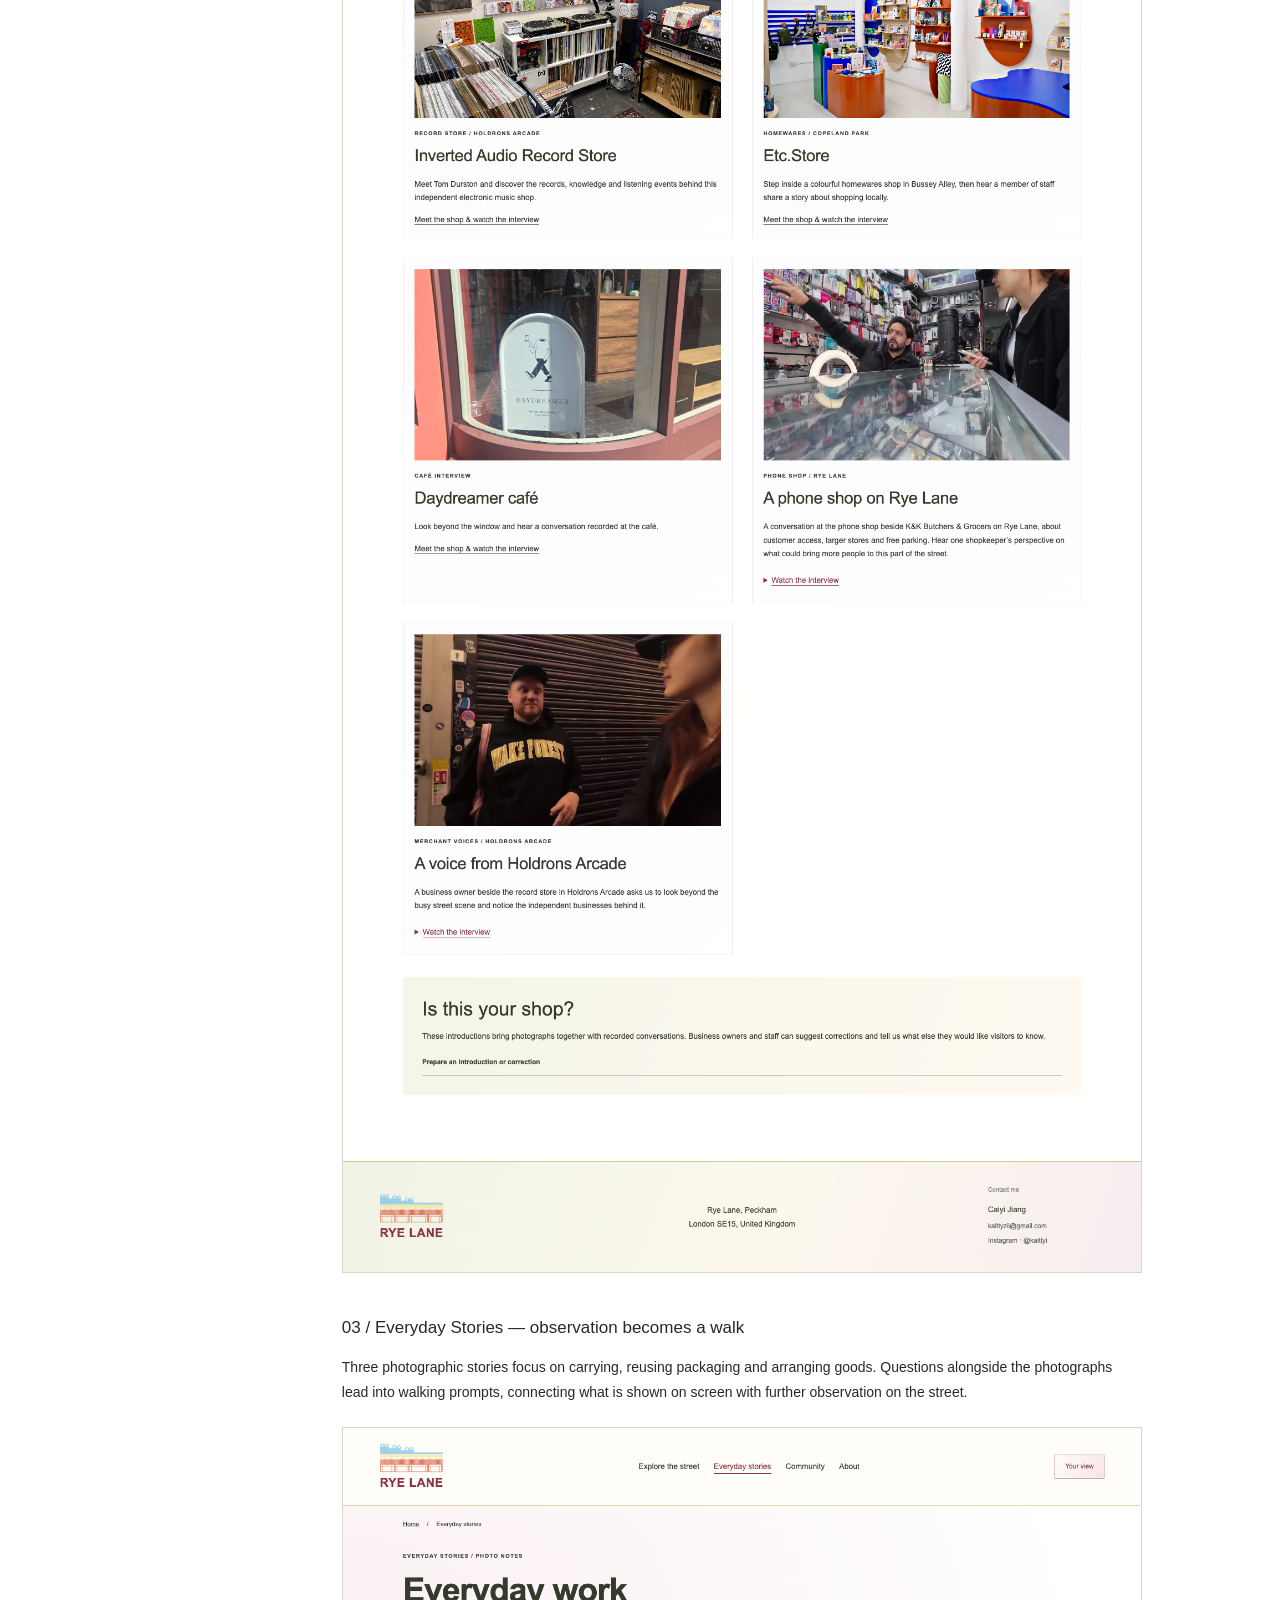
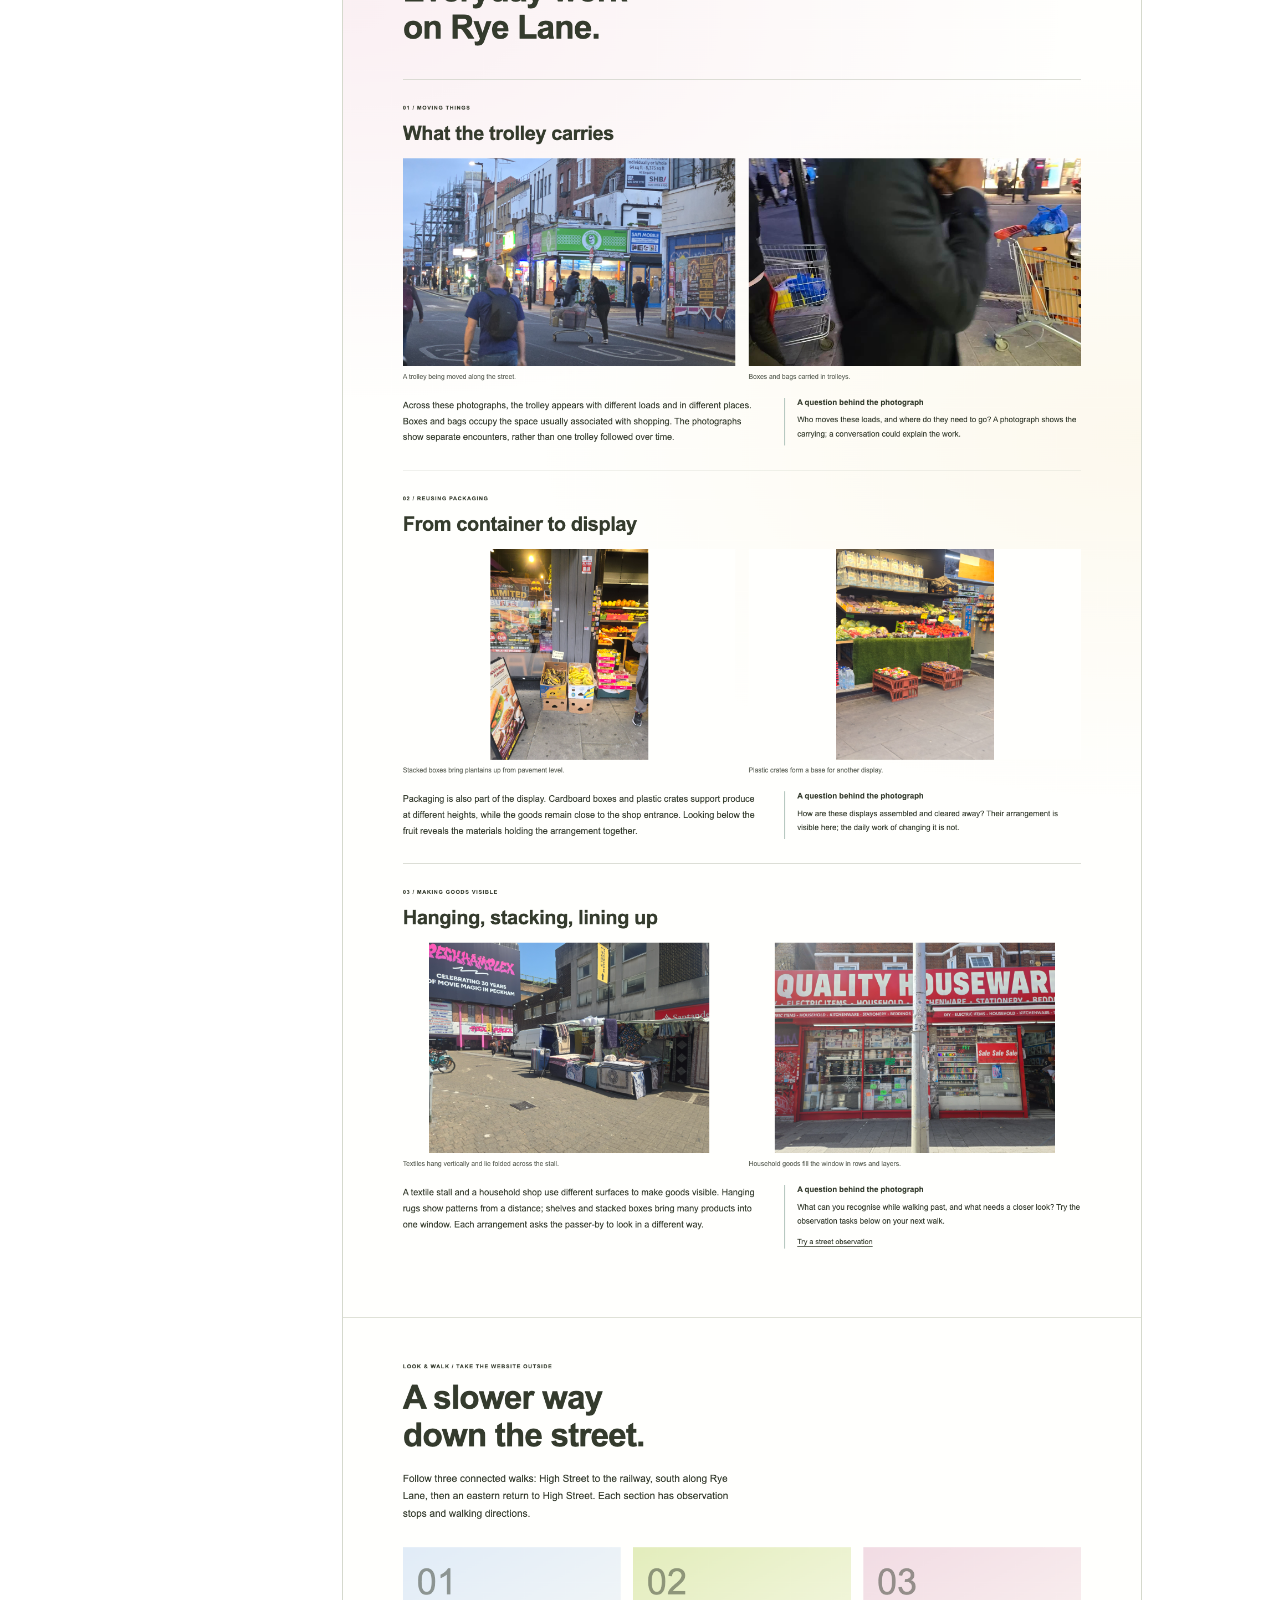
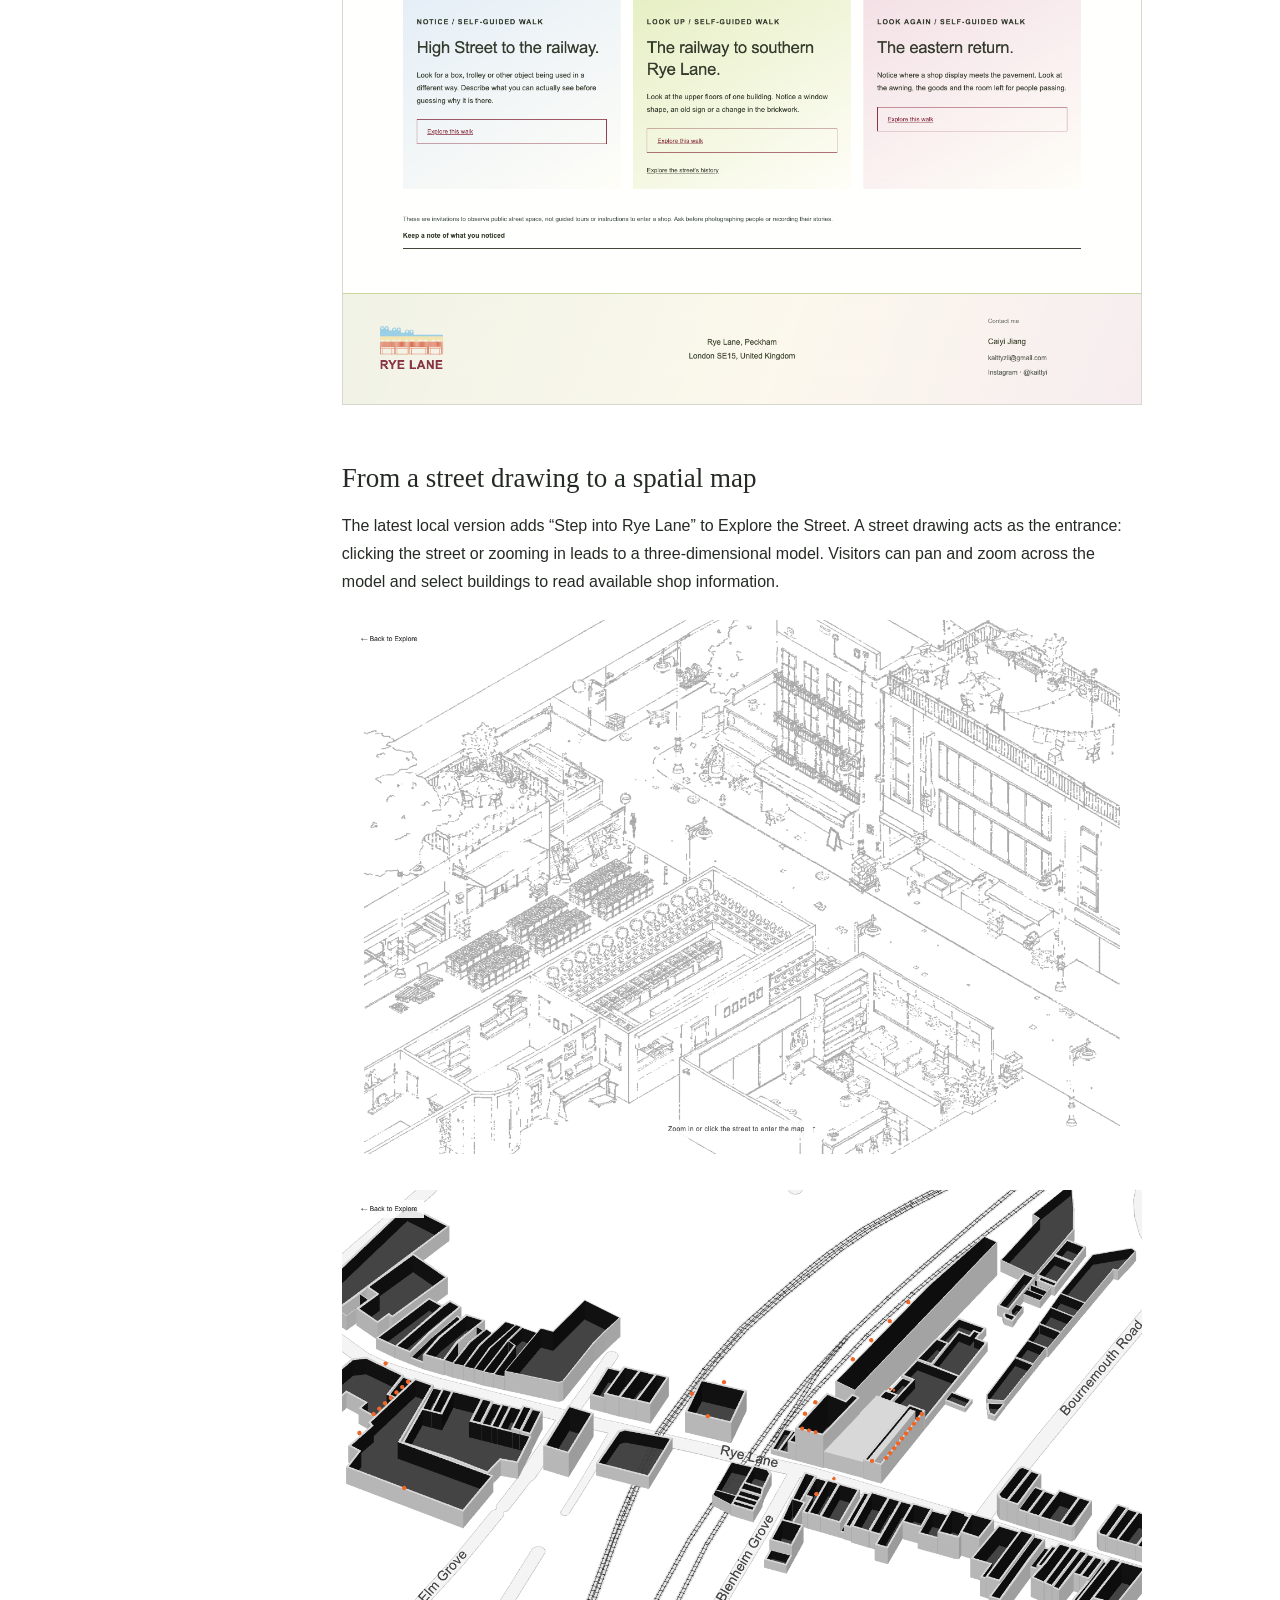
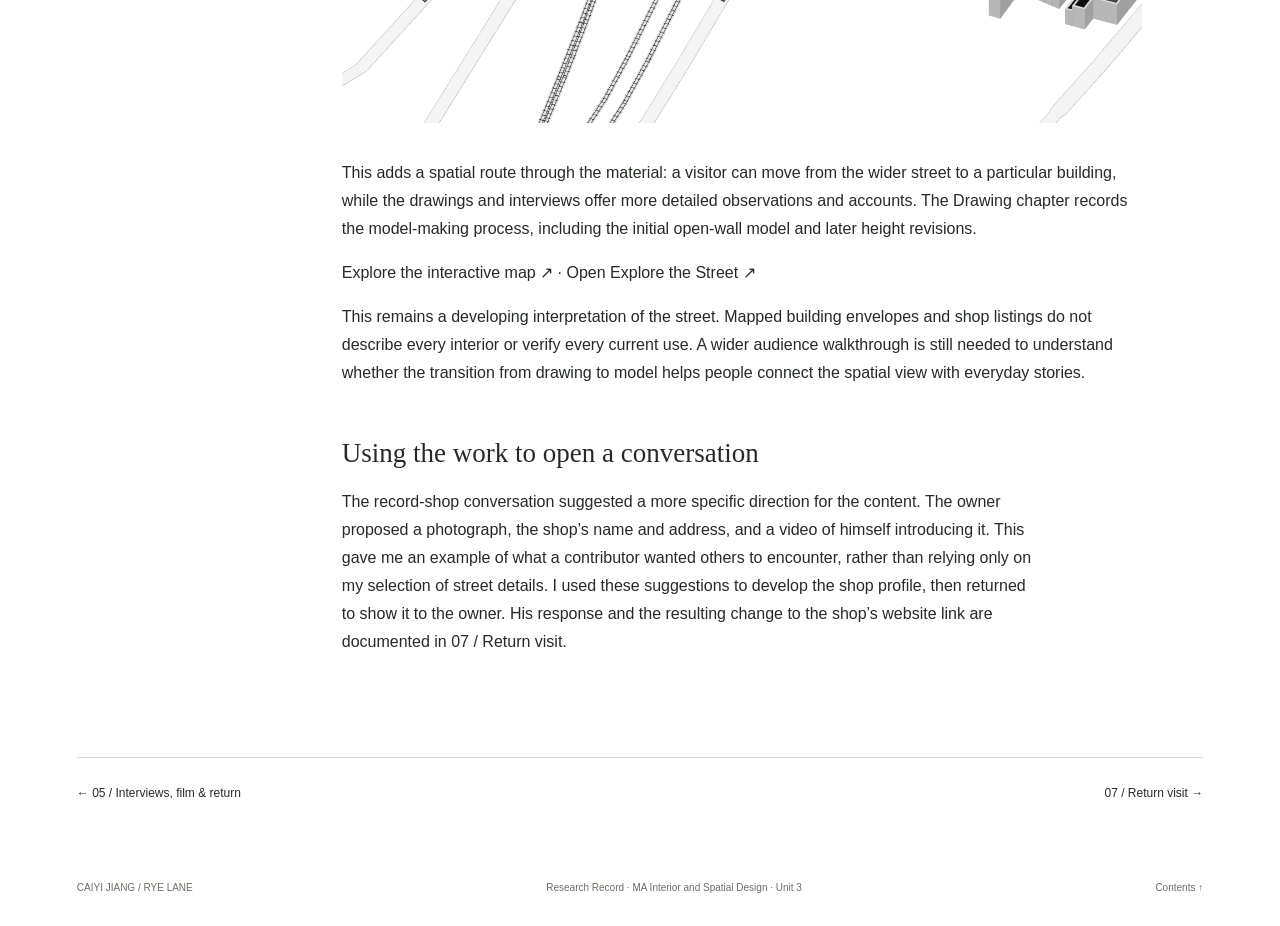
<file: 06-website.html>
<!doctype html><html lang="en"><head><meta charset="utf-8"><meta name="viewport" content="width=device-width,initial-scale=1"><title>Website — Rye Lane Research Record</title><link rel="stylesheet" href="style.css?v=20261110"></head><body><header><a href="index.html" class="brand">Rye Lane Look Again</a><a href="index.html">Research record / Contents</a></header><nav class="chapter-nav" aria-label="Research record chapters"><a href="01-starting-point.html"><span>01</span> Starting point</a><a href="02-field-observation.html"><span>02</span> Field observation</a><a href="03-drawing.html"><span>03</span> Drawing</a><a href="04-reading-thinking.html"><span>04</span> Reading & thinking</a><a href="05-interviews-film-return.html"><span>05</span> Interviews, film & return</a><a href="06-website.html" aria-current="page"><span>06</span> Website</a><a href="07-return-visit.html"><span>07</span> Return visit</a><a href="08-reflection.html"><span>08</span> Reflection</a></nav><main class="chapter-page"><section id="website" class="chapter"><aside><span>06</span><p>WEBSITE</p></aside><div class="content"><p class="eyebrow">WEBSITES AS RESEARCH AND CONVERSATION TOOLS</p><h2>Trying ways to look,<br>listen and respond.</h2>
<h3 class="subheading">What I wanted to explore</h3><p>I used the websites to explore how drawings, photographs and interviews could be connected without reducing Rye Lane to a single street image. A drawing could direct attention to an entrance or display, but it could not explain the work or relationships behind it. The question became how a viewer might move between these different kinds of material, and how the work could become something to discuss with the people represented.</p>
<h3 class="subheading">Experiment 1: entering through the drawing</h3><p>The drawing-led research website began with the street image. Zooming and moving across it allowed details to be approached within a wider scene; photographs and research writing offered other ways to examine what had been selected. This translated the movement between overview and detail in my drawing process into an interactive format.</p><p>It also raised a limitation: giving viewers freedom to explore does not ensure that they understand why a particular detail matters. The drawing remained my interpretation. The interface could make it accessible, but could not by itself supply the experiences missing from the image or demonstrate how an unfamiliar viewer understood it.</p><div class="site-gallery"><figure><a href="https://kaittyzii-1154.github.io/rye-lane-shopfronts/index.html?start=street" class="website-entry" aria-label="Explore the research website"><img src="assets--current-website.png" loading="lazy" alt="The drawing-led Rye Lane research website" width="1280" height="720"></a><figcaption><a href="https://kaittyzii-1154.github.io/rye-lane-shopfronts/index.html?start=street">Explore the research website ↗</a></figcaption></figure></div>
<h3 class="subheading">Experiment 2: providing different starting points</h3><p>In <i>Rye Lane — Look Again</i>, I tried organising material around shops, stories and walking as well as drawings. This offered a way to enter through a particular person or everyday activity, rather than beginning with the research paper. The change was an experiment in how to connect the visual research with accounts of using the street.</p><p>Working across the two forms made an editorial question clearer: which material helps explain a spatial relationship, and which simply adds more information? Adding sections does not necessarily deepen understanding. The relationship between an image, an account and its setting needs to remain clear. I have not yet established through a wider audience walkthrough whether these routes achieve that aim.</p><div class="site-gallery"><figure><a href="https://kaittyzii-1154.github.io/rye-lane-community/index.html" class="website-entry" aria-label="Visit the community website — Rye Lane: Look Again"><img src="assets--portfolio-website.png" loading="lazy" alt="Rye Lane — Look Again community website homepage with routes into street exploration, stories and community content" width="1440" height="960"></a><figcaption><a href="https://kaittyzii-1154.github.io/rye-lane-community/index.html">Visit the community website — Rye Lane: Look Again ↗</a></figcaption></figure></div>
<section class="portfolio-sitemap" id="portfolio-sitemap" aria-labelledby="sitemap-title">

<h3 class="subheading" id="sitemap-title">Website map: Rye Lane — Look Again</h3>

<figure class="sitemap-figure"><div class="architecture-canvas text-architecture"><div class="architecture-home"><div class="architecture-title">Home</div></div><div class="architecture-columns"><div class="architecture-column"><div class="architecture-title">Explore the Street</div><div class="architecture-group"><h4>Street drawings</h4><ul><li>Step into Rye Lane · interactive 3D map</li><li>Beyond the shop door</li><li>A way into the market</li><li>A trolley, another job</li><li>Layers of the market</li></ul></div><div class="architecture-group"><h4>Shops &amp; Neighbours</h4><ul><li>Inverted Audio</li><li>Etc.Store</li><li>Daydreamer café</li><li>Phone shop interview</li><li>Holdrons Arcade business interview</li></ul></div></div><div class="architecture-column"><div class="architecture-title">Everyday Stories</div><div class="architecture-group"><h4>Photographic stories</h4><ul><li>What the trolley carries</li><li>From container to display</li><li>Hanging, stacking, lining up</li></ul></div><div class="architecture-group"><h4>Look &amp; Walk</h4><ul><li>Observation prompts</li></ul></div><div class="architecture-group"><h4>City Walks</h4><ul><li>High Street to the railway</li><li>Railway to southern Rye Lane</li><li>The eastern return</li></ul></div></div><div class="architecture-column"><div class="architecture-title">Community</div><div class="architecture-group"><h4>Community News</h4><ul><li>Local reports and original sources</li></ul></div><div class="architecture-group"><h4>Local Connections</h4><ul><li>Neighbourhood organisations</li></ul></div><div class="architecture-group"><h4>Street History</h4><ul><li>Holdron’s</li><li>Tower Cinema</li><li>Peckham Levels</li></ul></div></div><div class="architecture-column"><div class="architecture-title">About This</div><div class="architecture-group"><h4>Project background</h4><ul><li>Starting with the everyday</li></ul></div><div class="architecture-group"><h4>Purpose &amp; audience</h4><ul><li>Why look again?</li><li>Who is it for?</li></ul></div><div class="architecture-group"><h4>Approach</h4><ul><li>Drawings as interpretations</li><li>Room for different perspectives</li></ul></div></div><div class="architecture-column"><div class="architecture-title">Your View</div><div class="architecture-group"><h4>Choose a response</h4><ul><li>Share an observation</li><li>Suggest a correction</li><li>Request an image removal</li></ul></div><div class="architecture-group"><h4>Keep a personal note</h4><ul><li>Write a note</li><li>Save on this device</li><li>Download or clear</li></ul></div></div></div></div></figure><p class="map-logic">The homepage offers five main navigation routes, with additional shortcuts to Shops &amp; Neighbours, Look &amp; Walk, Street History and Local Connections. Explore the Street moves from drawings to shopkeepers’ accounts; Everyday Stories connects photographic observations with walks. Community provides local context, About This explains the project, and Your View offers a place to keep a personal response. These branches include both separate pages and sections within them: Shops &amp; Neighbours sits within Explore the Street; Look &amp; Walk within Everyday Stories; and Local Connections and Street History within Community. Shop profiles and City Walks open as separate pages. Visitors can move between these routes rather than follow a fixed sequence. Notes in Your View stay on the visitor’s device; they are not submitted to the project.</p>

</section>
<section class="selected-pages" id="selected-pages" aria-labelledby="selected-pages-title">
<h3 class="subheading" id="selected-pages-title">Selected website pages</h3>
<article class="page-record"><h4>01 / Home — different ways into Rye Lane</h4><p>The illustrated homepage brings the main routes together. Visitors can begin with street drawings, shops, everyday stories or local information, rather than following one fixed sequence.</p><figure><a href="assets--sitemap--home-long.png"><img src="assets--sitemap--home-long.png" alt="Complete portfolio homepage with illustrated navigation tiles" loading="lazy" width="1440" height="2036"></a></figure></article>
<article class="page-record"><h4>02 / Explore the Street — from drawings to people</h4><p>The current local page adds “Step into Rye Lane”, an interactive map entrance, alongside four hand-drawn scenes. The shop introductions below connect these visual observations with photographs and recorded conversations, including the café, phone shop and a business in Holdrons Arcade.</p><figure><a href="assets--sitemap--explore-long.png"><img src="assets--sitemap--explore-long.png" alt="Updated Explore the Street page with the interactive map entrance, four drawings and shop introductions" loading="lazy" width="1440" height="5103"></a></figure></article>
<article class="page-record"><h4>03 / Everyday Stories — observation becomes a walk</h4><p>Three photographic stories focus on carrying, reusing packaging and arranging goods. Questions alongside the photographs lead into walking prompts, connecting what is shown on screen with further observation on the street.</p><figure><a href="assets--sitemap--stories-long.png"><img src="assets--sitemap--stories-long.png" alt="Everyday Stories page with three photographic stories followed by walking prompts" loading="lazy" width="1440" height="3926"></a></figure></article>
</section>

<section class="model-process" id="interactive-map" aria-labelledby="interactive-map-title"><h3 class="subheading" id="interactive-map-title">From a street drawing to a spatial map</h3><p>The latest local version adds “Step into Rye Lane” to Explore the Street. A street drawing acts as the entrance: clicking the street or zooming in leads to a three-dimensional model. Visitors can pan and zoom across the model and select buildings to read available shop information.</p><figure><a href="assets--modelling--map-opening.png"><img src="assets--modelling--map-opening.png" loading="lazy" alt="Current illustrated entrance to the Rye Lane interactive map" width="1440" height="960"></a></figure><figure><a href="assets--modelling--map-current.png"><img src="assets--modelling--map-current.png" loading="lazy" alt="Current browser-based three-dimensional street map of Rye Lane" width="1440" height="960"></a></figure><p>This adds a spatial route through the material: a visitor can move from the wider street to a particular building, while the drawings and interviews offer more detailed observations and accounts. The <a href="03-drawing.html#modelling-process">Drawing chapter records the model-making process</a>, including the initial open-wall model and later height revisions.</p><p><a href="https://kaittyzii-1154.github.io/rye-lane-community/street-map/index.html">Explore the interactive map ↗</a> · <a href="https://kaittyzii-1154.github.io/rye-lane-community/explore.html">Open Explore the Street ↗</a></p><p>This remains a developing interpretation of the street. Mapped building envelopes and shop listings do not describe every interior or verify every current use. A wider audience walkthrough is still needed to understand whether the transition from drawing to model helps people connect the spatial view with everyday stories.</p></section>
<h3 class="subheading">Using the work to open a conversation</h3><p>The record-shop conversation suggested a more specific direction for the content. The owner proposed a photograph, the shop’s name and address, and a video of himself introducing it. This gave me an example of what a contributor wanted others to encounter, rather than relying only on my selection of street details. I used these suggestions to develop the shop profile, then returned to show it to the owner. His response and the resulting change to the shop’s website link are documented in <a href="07-return-visit.html">07 / Return visit</a>.</p></div></section><nav class="page-turn" aria-label="Previous and next chapter"><a href="05-interviews-film-return.html">← 05 / Interviews, film & return</a><a href="07-return-visit.html">07 / Return visit →</a></nav></main><footer><span>CAIYI JIANG / RYE LANE</span><span>Research Record · MA Interior and Spatial Design · Unit 3</span><a href="index.html">Contents ↑</a></footer><dialog id="image-dialog" aria-label="Image viewer"><div class="viewer-toolbar"><span id="viewer-title"></span><button type="button" id="viewer-close" aria-label="Close image viewer">Close ×</button></div><div class="viewer-stage"><button type="button" id="viewer-prev" aria-label="Previous image">←</button><img id="viewer-image" alt=""><button type="button" id="viewer-next" aria-label="Next image">→</button></div><p id="viewer-caption" aria-live="polite"></p></dialog><script src="gallery.js"></script></body></html>
</file>
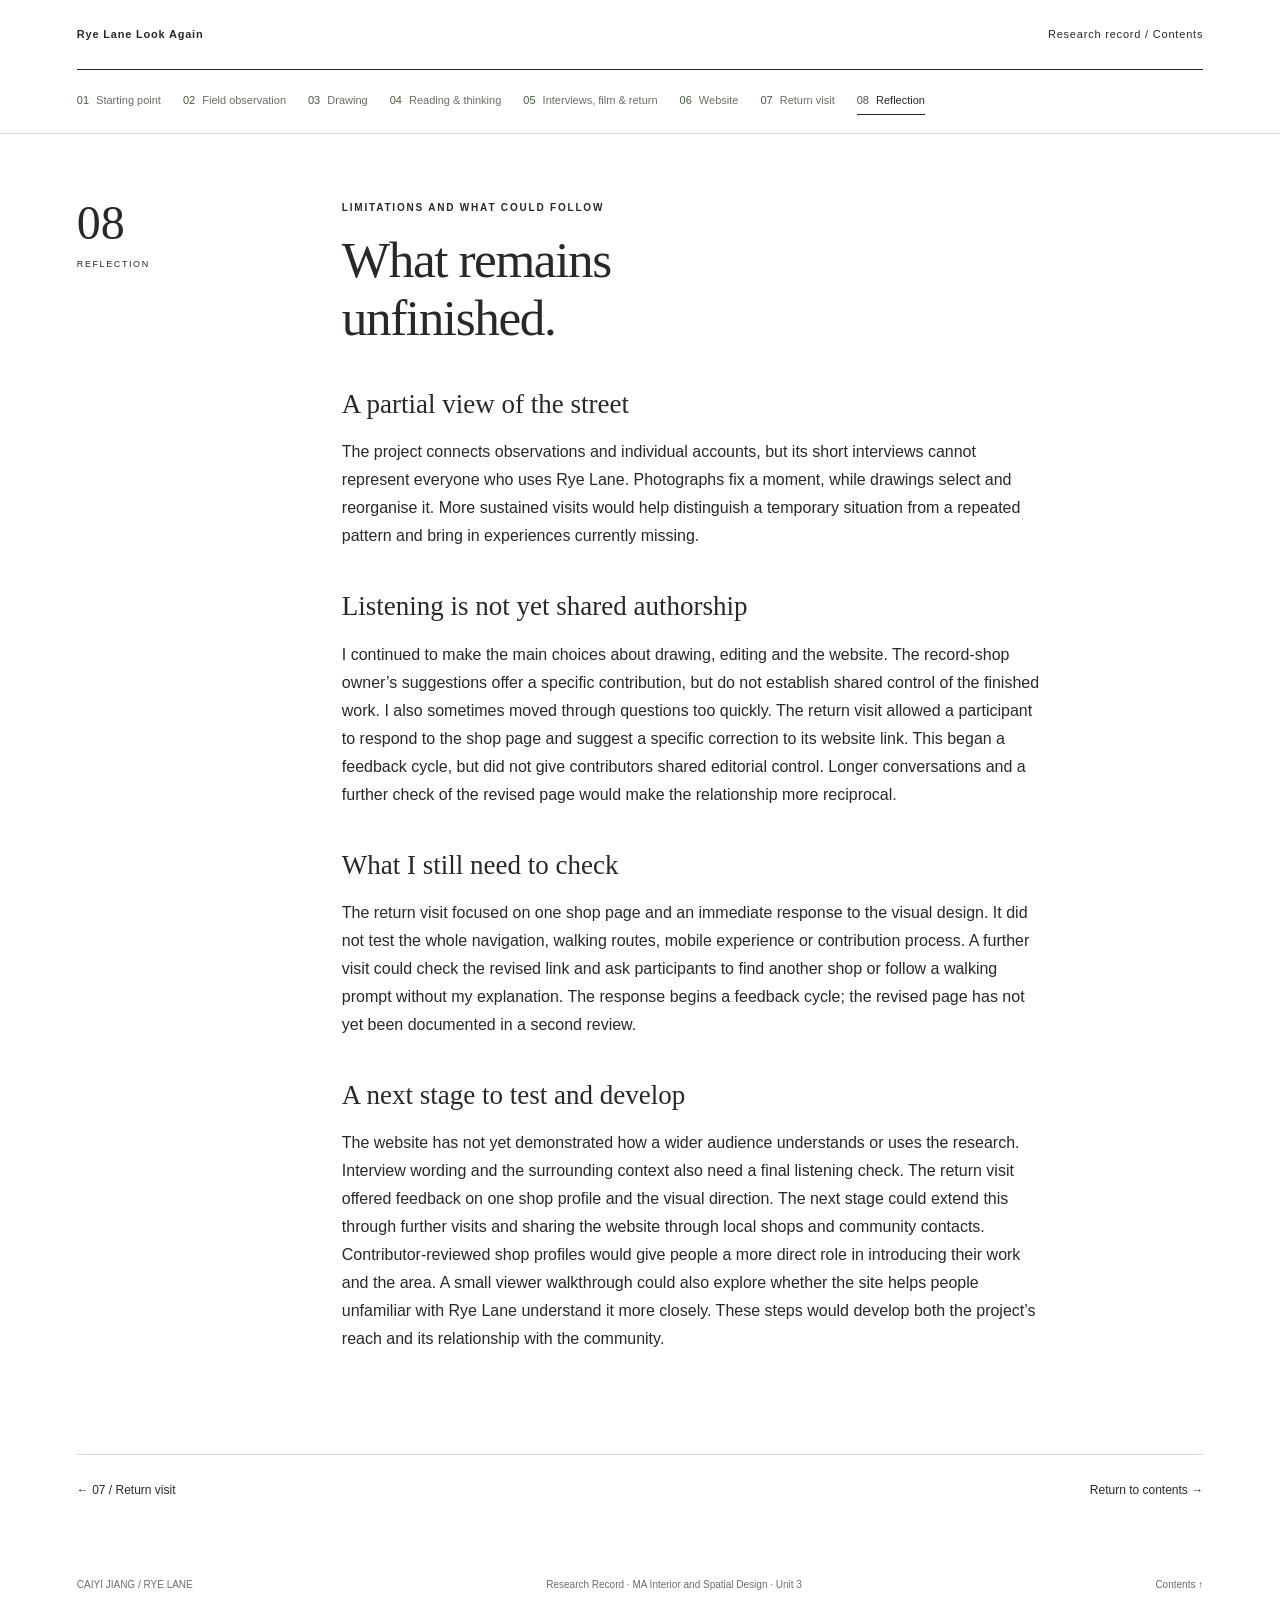
<file: 07-reflection.html>
<!doctype html><html lang="en"><head><meta charset="utf-8"><meta http-equiv="refresh" content="0;url=08-reflection.html"><title>Reflection has moved</title></head><body><p><a href="08-reflection.html">08 / Reflection →</a></p></body></html>
</file>
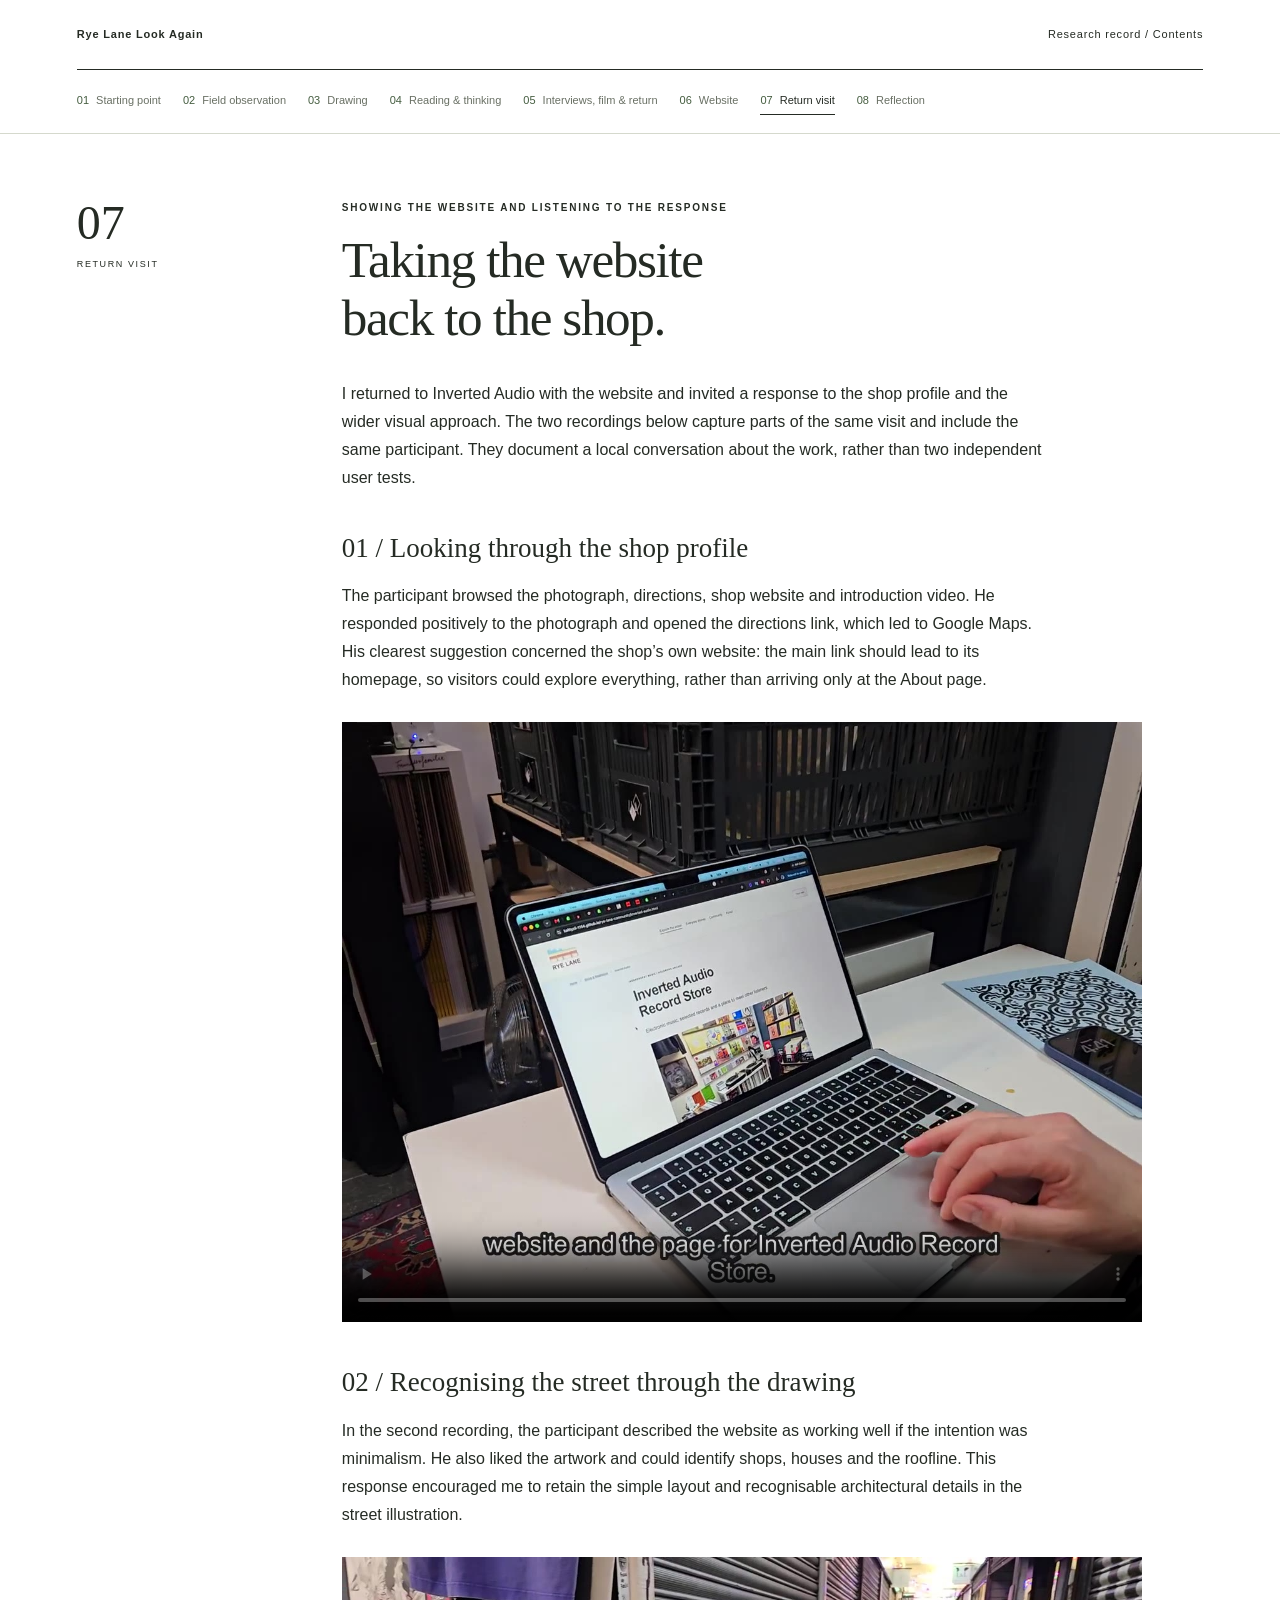
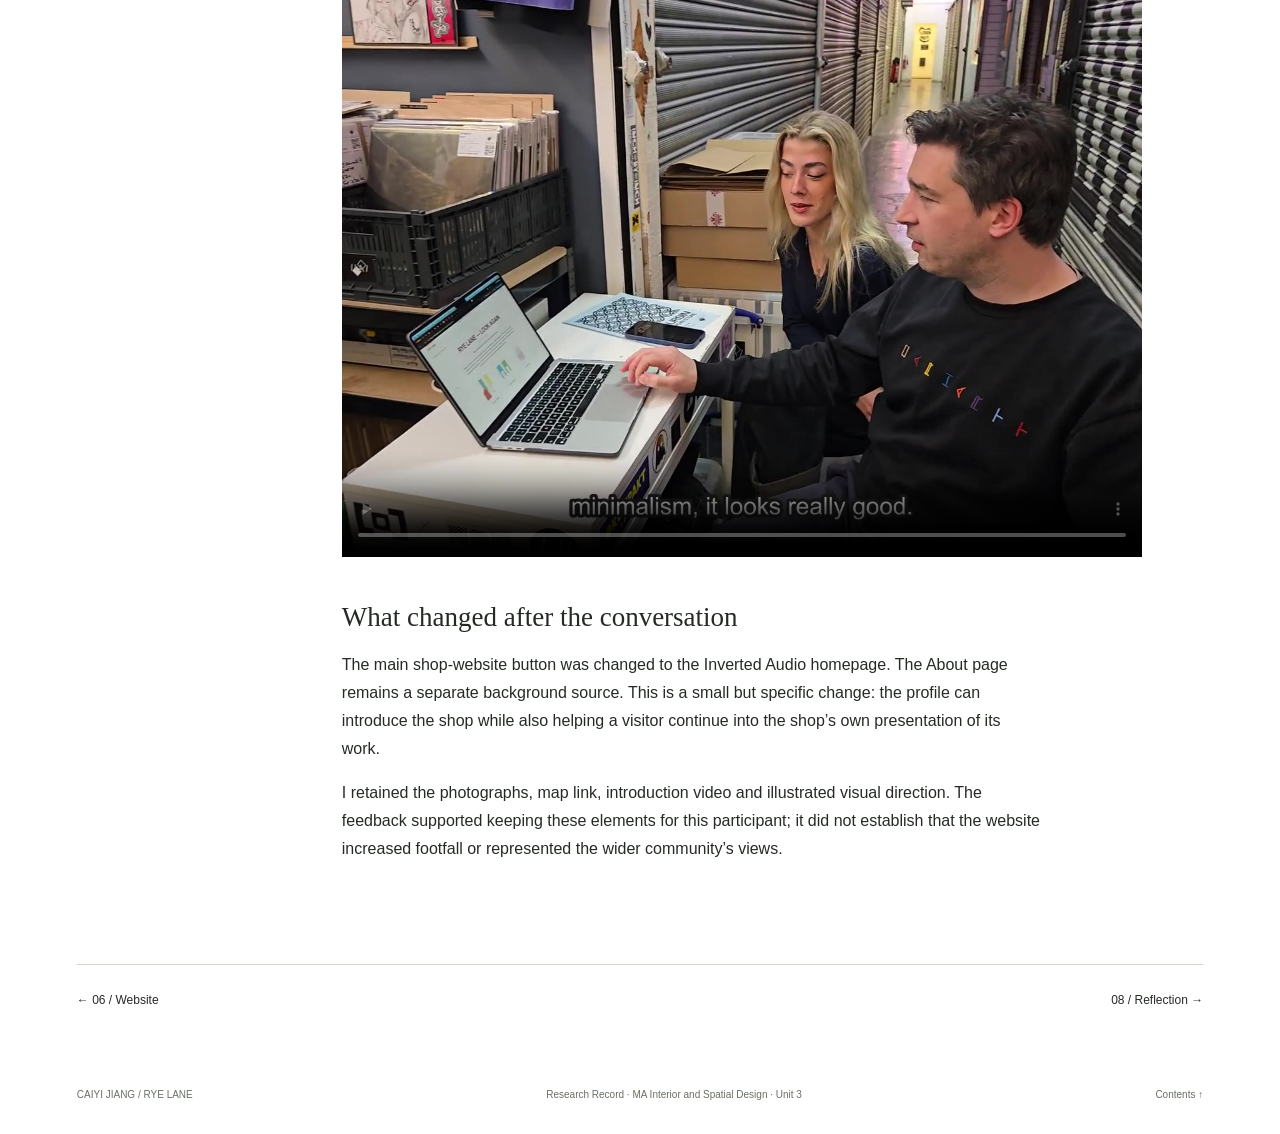
<file: 07-return-visit.html>
<!doctype html><html lang="en"><head><meta charset="utf-8"><meta name="viewport" content="width=device-width,initial-scale=1"><title>Return visit — Rye Lane Research Record</title><link rel="stylesheet" href="style.css"></head><body><header><a href="index.html" class="brand">Rye Lane Look Again</a><a href="index.html">Research record / Contents</a></header><nav class="chapter-nav" aria-label="Research record chapters"><a href="01-starting-point.html"><span>01</span> Starting point</a><a href="02-field-observation.html"><span>02</span> Field observation</a><a href="03-drawing.html"><span>03</span> Drawing</a><a href="04-reading-thinking.html"><span>04</span> Reading & thinking</a><a href="05-interviews-film-return.html"><span>05</span> Interviews, film & return</a><a href="06-website.html"><span>06</span> Website</a><a href="07-return-visit.html" aria-current="page"><span>07</span> Return visit</a><a href="08-reflection.html"><span>08</span> Reflection</a></nav><main class="chapter-page"><section id="return" class="chapter"><aside><span>07</span><p>RETURN VISIT</p></aside><div class="content"><p class="eyebrow">SHOWING THE WEBSITE AND LISTENING TO THE RESPONSE</p><h2>Taking the website<br>back to the shop.</h2>
<p>I returned to Inverted Audio with the website and invited a response to the shop profile and the wider visual approach. The two recordings below capture parts of the same visit and include the same participant. They document a local conversation about the work, rather than two independent user tests.</p>
<h3 class="subheading">01 / Looking through the shop profile</h3><p>The participant browsed the photograph, directions, shop website and introduction video. He responded positively to the photograph and opened the directions link, which led to Google Maps. His clearest suggestion concerned the shop’s own website: the main link should lead to its homepage, so visitors could explore everything, rather than arriving only at the About page.</p>
<figure class="interview-video revisit-video"><video controls playsinline preload="metadata" poster="assets--revisits--profile-review.jpg" aria-label="Return visit: reviewing the shop profile"><source src="assets--revisits--profile-review.mp4" type="video/mp4"></video></figure>
<h3 class="subheading">02 / Recognising the street through the drawing</h3><p>In the second recording, the participant described the website as working well if the intention was minimalism. He also liked the artwork and could identify shops, houses and the roofline. This response encouraged me to retain the simple layout and recognisable architectural details in the street illustration.</p>
<figure class="interview-video revisit-video"><video controls playsinline preload="metadata" poster="assets--revisits--visual-feedback.jpg" aria-label="Return visit: feedback on the illustration and layout"><source src="assets--revisits--visual-feedback.mp4" type="video/mp4"></video></figure>
<h3 class="subheading">What changed after the conversation</h3><p>The main shop-website button was changed to the Inverted Audio homepage. The About page remains a separate background source. This is a small but specific change: the profile can introduce the shop while also helping a visitor continue into the shop’s own presentation of its work.</p><p>I retained the photographs, map link, introduction video and illustrated visual direction. The feedback supported keeping these elements for this participant; it did not establish that the website increased footfall or represented the wider community’s views.</p>

</div></section><nav class="page-turn" aria-label="Previous and next chapter"><a href="06-website.html">← 06 / Website</a><a href="08-reflection.html">08 / Reflection →</a></nav></main><footer><span>CAIYI JIANG / RYE LANE</span><span>Research Record · MA Interior and Spatial Design · Unit 3</span><a href="index.html">Contents ↑</a></footer><dialog id="image-dialog" aria-label="Image viewer"><div class="viewer-toolbar"><span id="viewer-title"></span><button type="button" id="viewer-close" aria-label="Close image viewer">Close ×</button></div><div class="viewer-stage"><button type="button" id="viewer-prev" aria-label="Previous image">←</button><img id="viewer-image" alt=""><button type="button" id="viewer-next" aria-label="Next image">→</button></div><p id="viewer-caption" aria-live="polite"></p></dialog><script src="gallery.js"></script></body></html>
</file>
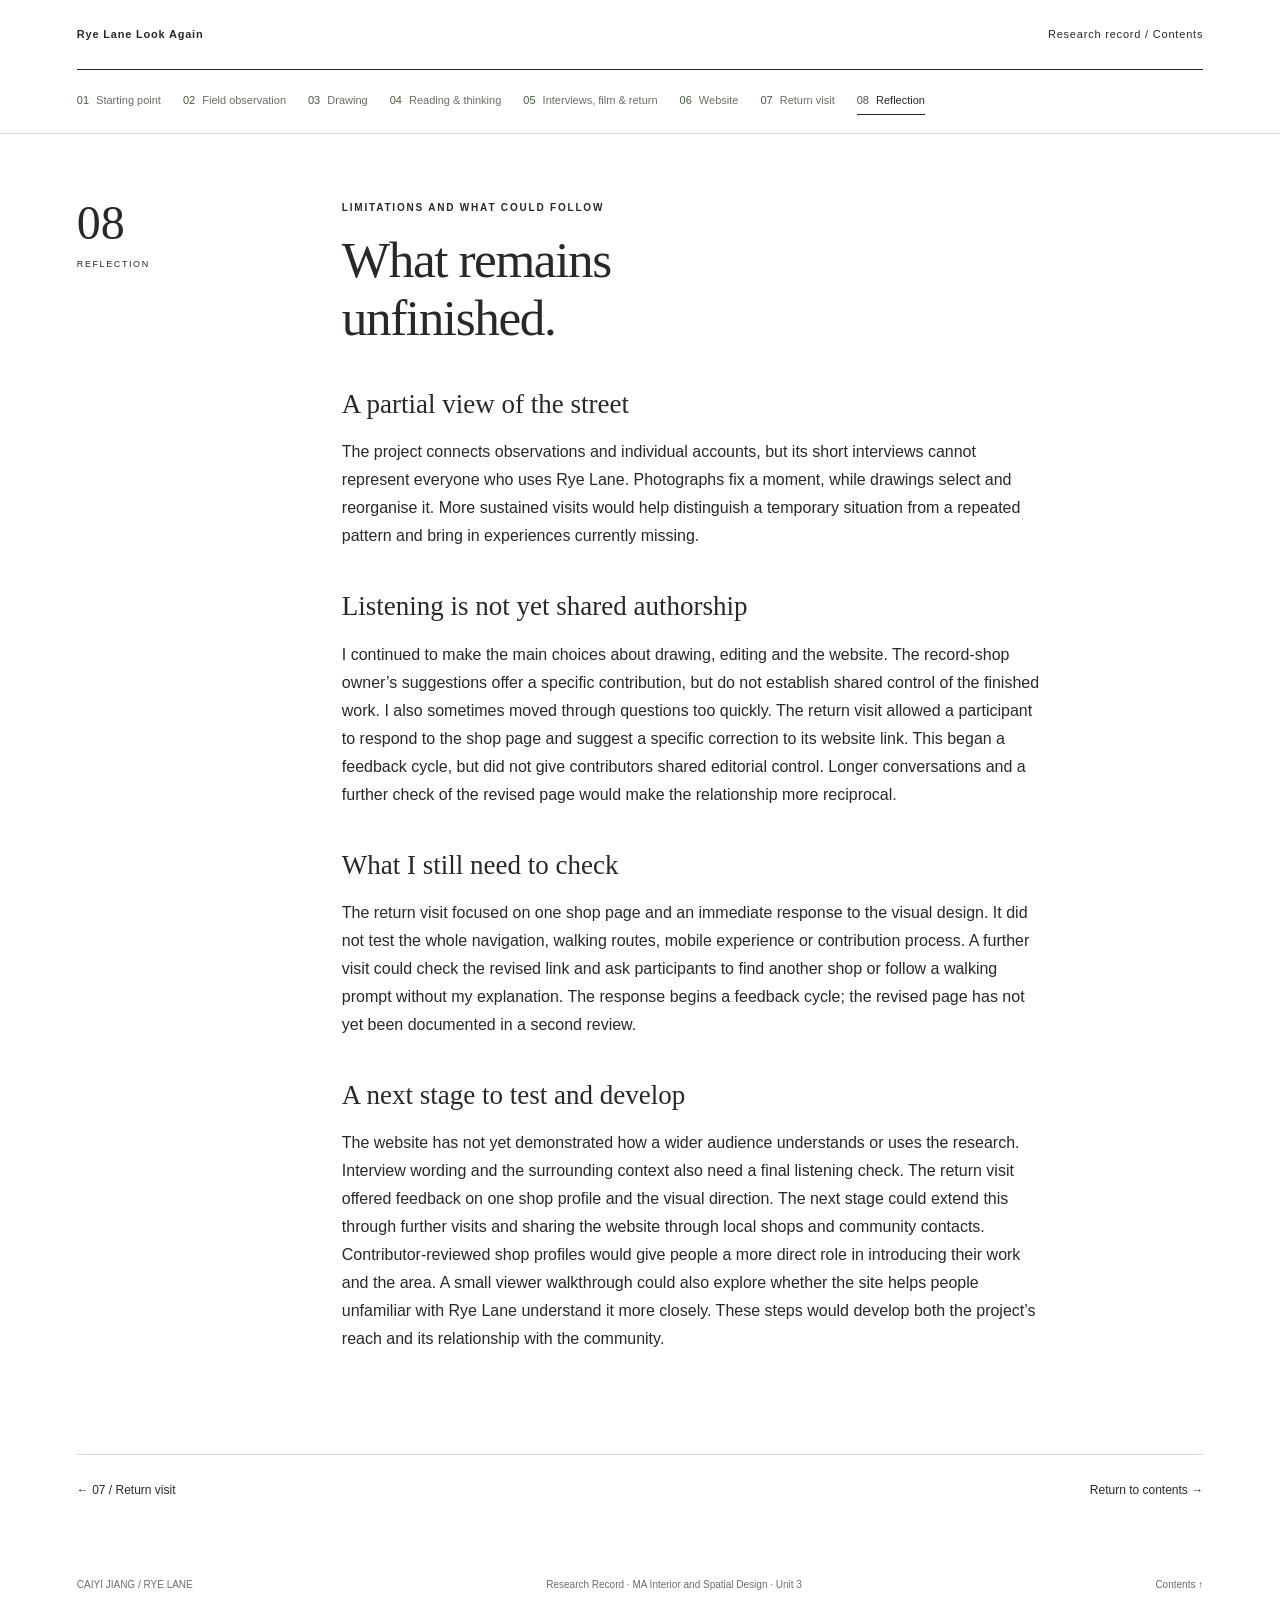
<file: 08-reflection.html>
<!doctype html><html lang="en"><head><meta charset="utf-8"><meta name="viewport" content="width=device-width,initial-scale=1"><title>Reflection — Rye Lane Research Record</title><link rel="stylesheet" href="style.css"></head><body><header><a href="index.html" class="brand">Rye Lane Look Again</a><a href="index.html">Research record / Contents</a></header><nav class="chapter-nav" aria-label="Research record chapters"><a href="01-starting-point.html"><span>01</span> Starting point</a><a href="02-field-observation.html"><span>02</span> Field observation</a><a href="03-drawing.html"><span>03</span> Drawing</a><a href="04-reading-thinking.html"><span>04</span> Reading & thinking</a><a href="05-interviews-film-return.html"><span>05</span> Interviews, film & return</a><a href="06-website.html"><span>06</span> Website</a><a href="07-return-visit.html"><span>07</span> Return visit</a><a href="08-reflection.html" aria-current="page"><span>08</span> Reflection</a></nav><main class="chapter-page"><section id="reflection" class="chapter"><aside><span>08</span><p>REFLECTION</p></aside><div class="content"><p class="eyebrow">LIMITATIONS AND WHAT COULD FOLLOW</p><h2>What remains<br>unfinished.</h2><h3 class="subheading">A partial view of the street</h3><p>The project connects observations and individual accounts, but its short interviews cannot represent everyone who uses Rye Lane. Photographs fix a moment, while drawings select and reorganise it. More sustained visits would help distinguish a temporary situation from a repeated pattern and bring in experiences currently missing.</p><h3 class="subheading">Listening is not yet shared authorship</h3><p>I continued to make the main choices about drawing, editing and the website. The record-shop owner’s suggestions offer a specific contribution, but do not establish shared control of the finished work. I also sometimes moved through questions too quickly. The return visit allowed a participant to respond to the shop page and suggest a specific correction to its website link. This began a feedback cycle, but did not give contributors shared editorial control. Longer conversations and a further check of the revised page would make the relationship more reciprocal.</p><h3 class="subheading">What I still need to check</h3><p>The return visit focused on one shop page and an immediate response to the visual design. It did not test the whole navigation, walking routes, mobile experience or contribution process. A further visit could check the revised link and ask participants to find another shop or follow a walking prompt without my explanation. The response begins a feedback cycle; the revised page has not yet been documented in a second review.</p>
<h3 class="subheading">A next stage to test and develop</h3><p>The website has not yet demonstrated how a wider audience understands or uses the research. Interview wording and the surrounding context also need a final listening check. The return visit offered feedback on one shop profile and the visual direction. The next stage could extend this through further visits and sharing the website through local shops and community contacts. Contributor-reviewed shop profiles would give people a more direct role in introducing their work and the area. A small viewer walkthrough could also explore whether the site helps people unfamiliar with Rye Lane understand it more closely. These steps would develop both the project’s reach and its relationship with the community.</p></div></section><nav class="page-turn" aria-label="Previous and next chapter"><a href="07-return-visit.html">← 07 / Return visit</a><a href="index.html">Return to contents →</a></nav></main><footer><span>CAIYI JIANG / RYE LANE</span><span>Research Record · MA Interior and Spatial Design · Unit 3</span><a href="index.html">Contents ↑</a></footer><dialog id="image-dialog" aria-label="Image viewer"><div class="viewer-toolbar"><span id="viewer-title"></span><button type="button" id="viewer-close" aria-label="Close image viewer">Close ×</button></div><div class="viewer-stage"><button type="button" id="viewer-prev" aria-label="Previous image">←</button><img id="viewer-image" alt=""><button type="button" id="viewer-next" aria-label="Next image">→</button></div><p id="viewer-caption" aria-live="polite"></p></dialog><script src="gallery.js"></script></body></html>
</file>
<file: style.css>
:root{--bg:#fff;--ink:#252b24;--muted:#697064;--green:#455d40;--line:#d5d9cd}*{box-sizing:border-box}html{scroll-behavior:smooth;scroll-padding-top:30px}body{margin:0;background:var(--bg);color:var(--ink);font-family:Arial,sans-serif;line-height:1.75;font-size:16px}a{color:inherit;text-decoration:none}a:focus-visible{outline:2px solid var(--green);outline-offset:5px}header{margin:0 6%;display:flex;justify-content:space-between;padding:25px 0;border-bottom:1px solid var(--ink);font-size:11px;letter-spacing:.8px}.brand{font-weight:700}.brand span{margin-left:25px;font-weight:400;color:var(--muted)}main{max-width:1350px;margin:auto;padding:0 6%}.hero{padding:65px 0 0}.eyebrow{font-size:10px;font-weight:600;letter-spacing:1.8px}h1,h2,h3,blockquote{font-family:Georgia,serif;font-weight:400}h1{font-size:clamp(66px,8vw,112px);line-height:1.04;letter-spacing:-4px;margin:30px 0}h1 em{color:var(--green)}.opening{font-size:21px;max-width:640px;color:var(--muted);line-height:1.6;margin:30px 0 45px}figure{margin:35px 0}figure img{width:100%;display:block;max-height:440px;object-fit:contain;background:#fff}.hero figure img{height:255px;object-fit:cover}figcaption{font-size:11px;color:var(--muted);margin-top:12px;max-width:680px;line-height:1.6}nav{display:flex;flex-wrap:wrap;gap:14px 30px;padding:25px 0 35px;font-size:11px;border-bottom:1px solid var(--ink)}nav a:hover,header>a:hover{text-decoration:underline;text-underline-offset:5px}.chapter{display:grid;grid-template-columns:210px minmax(0,1fr);gap:55px;padding:85px 0;border-bottom:1px solid var(--line)}aside>span{font-family:Georgia,serif;font-size:48px;line-height:1}aside>p{font-size:9px;letter-spacing:1.6px;max-width:150px}.content{max-width:800px}.content>.eyebrow{margin-top:0}h2{font-size:clamp(35px,4vw,54px);line-height:1.14;letter-spacing:-1.4px;margin:15px 0 32px}.content>p{max-width:700px}.field img{height:390px;object-fit:cover}.turn{padding:23px 0 0;margin-top:35px;border-top:1px solid var(--green)}.turn>span,.question>span,.method>span{font-size:9px;letter-spacing:1.5px;font-weight:600;color:var(--green)}.turn>p{font-family:Georgia,serif;font-size:25px;line-height:1.5;margin:12px 0 0}.reading{margin:35px 0}.reading article{display:grid;grid-template-columns:1.2fr 1fr;gap:0 20px;border-top:1px solid var(--line);padding:20px 0}.reading h3{font-size:23px;margin:0}.reading span{font-size:10px;align-self:center;color:var(--green)}.reading p{grid-column:1/-1;font-size:14px;margin-bottom:0;color:var(--muted)}.question{background:#e9eddf;padding:28px 32px;margin-top:35px}.question>p{font-family:Georgia,serif;font-size:26px;line-height:1.5;margin:12px 0 0}.method{border-top:1px solid var(--line);border-bottom:1px solid var(--line);margin:32px 0 18px;padding:22px 0}.method>p{font-size:13px;line-height:2;margin:8px 0}.method b{font-weight:400;color:var(--green);padding:0 8px}.note{font-size:11px;line-height:1.8;color:var(--muted)}.interview{margin-top:40px;padding-top:25px;border-top:1px solid var(--line)}.case-label{font-size:10px;letter-spacing:.9px;font-weight:600;color:var(--green)}.case-label span{display:block;font-size:10px;letter-spacing:0;font-weight:400;color:var(--muted);margin-top:4px}blockquote{font-size:30px;line-height:1.4;margin:25px 0 18px;max-width:650px}.account{font-size:15px}.analysis{display:grid;grid-template-columns:1fr 1.15fr 1.25fr;gap:25px;padding:10px 0}.analysis h4{font-size:10px;letter-spacing:.5px;margin:8px 0}.analysis p{font-size:13px;color:var(--muted);margin:0;line-height:1.75}.argument{padding:0;list-style:none;counter-reset:argument;margin-top:35px}.argument li{counter-increment:argument;position:relative;padding:20px 0 20px 48px;border-top:1px solid var(--line)}.argument li:before{content:'0' counter(argument);position:absolute;left:0;top:24px;font-size:11px;color:var(--green)}.argument h3{font-size:24px;margin:0 0 10px;line-height:1.4}.argument p{font-size:14px;color:var(--muted);margin:0}.practice article{padding:25px 0;border-top:1px solid var(--line)}.practice span{font-size:10px;letter-spacing:1px;color:var(--green)}.practice h3{font-size:27px;margin:8px 0}.practice p{font-size:15px;margin-bottom:0}.closing{margin:35px 0;padding:25px 0;border-top:1px solid var(--green)}.closing h3{font-size:28px;margin:0 0 15px}.closing p{font-size:16px}footer{display:flex;justify-content:space-between;gap:20px;padding:30px 6%;font-size:10px;color:var(--muted)}@media(max-width:800px){.chapter{grid-template-columns:130px minmax(0,1fr);gap:25px;padding:60px 0}.analysis{grid-template-columns:1fr;gap:15px}.analysis h4{margin-bottom:3px}h1{letter-spacing:-2px}.opening{font-size:19px}}@media(max-width:560px){header{font-size:9px}.brand span{display:block;margin:3px 0 0}.hero{padding-top:35px}h1{font-size:62px}.hero figure img{height:160px}nav{gap:12px 20px}.chapter{grid-template-columns:1fr;gap:20px;padding:45px 0}aside{display:flex;gap:18px;align-items:center}aside>span{font-size:28px}aside>p{max-width:none;margin:0}h2{font-size:36px}.field img{height:270px}.reading article{grid-template-columns:1fr;gap:5px}.reading h3{font-size:22px}.question{padding:22px}.question>p{font-size:23px}blockquote{font-size:26px}footer{flex-direction:column;gap:8px}}@media(prefers-reduced-motion:reduce){html{scroll-behavior:auto}}

.subheading,.reflection-detail h3{font-family:Georgia,serif;font-size:27px;line-height:1.35;font-weight:400;margin:38px 0 16px}.research-steps{display:grid;grid-template-columns:repeat(3,1fr);gap:24px;border-top:1px solid var(--line);border-bottom:1px solid var(--line);padding:24px 0;margin:30px 0}.research-steps span{font-size:9px;letter-spacing:1px;color:var(--green)}.research-steps p{font-size:14px;line-height:1.7;margin-bottom:0}.practice article>p,.reflection-detail>p{max-width:700px}.practice figure{margin:28px 0}.sequence img{max-height:none}.film-player,.short-film{margin-top:35px;padding-top:25px;border-top:1px solid var(--line)}video{display:block;width:100%;aspect-ratio:16/9;background:#111}.text-link{font-size:12px;text-decoration:underline;text-underline-offset:4px}.short-film h4{font-family:Georgia,serif;font-size:23px;font-weight:400;margin:0 0 15px}.short-film p{font-size:14px}.reflection-detail{margin-top:35px}.practice .note{font-size:11px}.film-player>p{margin:12px 0}.film-player>.eyebrow{margin-bottom:15px}@media(max-width:560px){.research-steps{grid-template-columns:1fr;gap:15px}.research-steps p{margin-top:5px}.subheading,.reflection-detail h3{font-size:25px}}

.drawing-process{display:grid;grid-template-columns:repeat(2,1fr);gap:20px 30px;margin:35px 0;padding:25px 0;border-top:1px solid var(--line);border-bottom:1px solid var(--line)}.drawing-process span{font-size:10px;letter-spacing:1px;color:var(--green)}.drawing-process p{font-size:14px;margin-bottom:0}.content>article h3{font-size:27px;line-height:1.4}.content>article>span{display:none}.content>article>p{max-width:700px}.return-visit{border-top:1px solid var(--line);margin-top:45px;padding-top:30px}.return-visit h4{font-family:Georgia,serif;font-size:23px;font-weight:400;margin:30px 0 15px}.return-visit>p{max-width:700px}.content>article>h3:first-of-type{margin-top:30px}@media(max-width:560px){.drawing-process{grid-template-columns:1fr}}

.gallery-intro{margin:35px 0 25px}.gallery-intro>p:not(.eyebrow){font-size:14px;color:var(--muted);max-width:680px}.photo-gallery{display:grid;grid-template-columns:repeat(3,minmax(0,1fr));gap:22px 16px;margin:25px 0 40px}.photo-gallery figure,.drawing-gallery figure{margin:0;min-width:0}.photo-gallery img{aspect-ratio:4/3;width:100%;height:auto;max-height:none;object-fit:contain;background:white}.photo-gallery figcaption{font-size:9px;letter-spacing:.8px;margin-top:8px}.photo-gallery a,.drawing-gallery>figure>a{display:block}.photo-gallery a:hover img,.drawing-gallery>figure>a:hover img{opacity:.85}.drawing-gallery{display:grid;grid-template-columns:repeat(2,minmax(0,1fr));gap:35px 20px;margin:30px 0 45px}.drawing-gallery img{width:100%;height:auto;max-height:none;aspect-ratio:4/3;object-fit:contain;background:#fff}.drawing-gallery .wide-drawing{grid-column:1/-1}.drawing-gallery .wide-drawing img{aspect-ratio:auto}.drawing-gallery figcaption{border-top:1px solid var(--line);padding-top:10px;font-size:11px;line-height:1.7}.drawing-gallery figcaption>span{display:block;font-size:9px;letter-spacing:.8px;color:var(--muted)}.drawing-gallery figcaption>a{display:block;color:var(--green);font-size:10px;margin-top:4px}@media(max-width:850px){.photo-gallery{grid-template-columns:repeat(2,minmax(0,1fr))}}@media(max-width:560px){.drawing-gallery{grid-template-columns:1fr}.photo-gallery{gap:18px 12px}.photo-gallery figcaption{font-size:8px}.drawing-gallery .wide-drawing{grid-column:auto}}
[hidden]{display:none!important}.series{margin:32px 0 40px}.series>h4{font-family:Georgia,serif;font-size:23px;line-height:1.4;font-weight:400;margin:0 0 18px}.series .slide{margin:0}.series img{width:100%;height:auto;aspect-ratio:4/3;max-height:500px;object-fit:contain;background:#fff}.series-controls{display:flex;justify-content:center;align-items:center;gap:22px;margin-top:15px}.series-controls button,#image-dialog button{font:inherit;cursor:pointer;color:var(--ink);background:white;border:1px solid var(--line);padding:8px 16px}.series-count{font-size:11px;letter-spacing:1px}.interview-clips{display:grid;grid-template-columns:repeat(2,minmax(0,1fr));gap:22px;margin:22px 0}.interview-clips:has(>figure:only-child){grid-template-columns:1fr}.interview-video{margin:20px 0}.interview-clips .interview-video{margin:0}.interview-video video{width:100%;aspect-ratio:16/9;object-fit:contain;background:#111}.interview-video figcaption{font-size:10px}.site-gallery{display:grid;gap:28px;margin:30px 0}.site-gallery figure{margin:0}.site-gallery img{max-height:none;height:auto;object-fit:contain}.note a{text-decoration:underline;text-underline-offset:3px}#image-dialog{position:fixed;inset:0;width:min(96vw,1600px);height:94vh;max-width:96vw;max-height:94vh;padding:18px 24px;border:1px solid var(--line);background:white;color:var(--ink);overflow:hidden}#image-dialog::backdrop{background:rgba(15,20,14,.68)}.viewer-toolbar{display:flex;justify-content:space-between;align-items:center;height:45px;font-size:12px}.viewer-stage{height:calc(100% - 100px);display:flex;align-items:center;justify-content:space-between;gap:12px}.viewer-stage img{min-width:0;width:calc(100% - 120px);height:100%;object-fit:contain}.viewer-stage button{flex:none}#viewer-caption{font-size:12px;line-height:1.5;margin:10px 60px 0}a:has(>img){cursor:zoom-in}body:has(dialog[open]){overflow:hidden}@media(max-width:560px){.interview-clips{grid-template-columns:1fr}#image-dialog{padding:10px}.viewer-stage{gap:5px}.viewer-stage img{width:calc(100% - 75px)}#image-dialog .viewer-stage button{padding:8px}.viewer-toolbar{padding:0 5px}#viewer-caption{margin:10px 5px;font-size:11px}}

/* Give each interview excerpt the full reading-column width. */
.interview-clips{grid-template-columns:minmax(0,1fr);gap:28px}.interview-clips .interview-video video{width:100%;max-height:none}.drawing-gallery>figure:first-child{grid-column:auto}.drawing-gallery>figure:first-child img{aspect-ratio:4/3;max-height:none;object-fit:contain}

/* Each research chapter has its own page. */
.chapter-nav{margin:0 auto;padding:18px 6%;max-width:1350px;border-bottom:1px solid var(--line);display:flex;flex-wrap:wrap;gap:10px 22px;font-size:11px}.chapter-nav a{color:var(--muted);padding:3px 0}.chapter-nav a span{color:var(--green);margin-right:4px}.chapter-nav a[aria-current=page]{color:var(--ink);border-bottom:1px solid var(--ink)}.chapter-page .chapter{border-bottom:0;padding-top:65px}.page-turn{display:flex;justify-content:space-between;gap:25px;border-top:1px solid var(--line);border-bottom:0;padding:25px 0 45px;font-size:12px}.contents-list{padding:30px 0 60px}.contents-item{display:grid;grid-template-columns:65px 1fr 30px;gap:25px;border-top:1px solid var(--line);padding:28px 0;align-items:start}.contents-number{font-family:Georgia,serif;font-size:30px;color:var(--green);line-height:1.3}.contents-item h2{font-size:31px;margin:5px 0 10px;letter-spacing:-.6px}.contents-item p{font-size:14px;color:var(--muted);margin:0}.contents-arrow{font-size:25px}.contents-item:hover h2{text-decoration:underline;text-underline-offset:6px}.contents-page .hero{padding-bottom:5px}.drawing-note{margin:28px 0 35px;padding:22px 0;border-top:1px solid var(--line);border-bottom:1px solid var(--line)}.drawing-note h3{font-size:25px;line-height:1.4;margin:0 0 15px}.drawing-note p{font-size:15px;max-width:680px}.drawing-note p:last-child{margin-bottom:0}@media(max-width:560px){.chapter-nav{gap:6px 16px;font-size:10px;padding-top:14px;padding-bottom:14px}.chapter-page .chapter{padding-top:35px}.contents-item{grid-template-columns:35px 1fr 20px;gap:15px}.contents-item h2{font-size:25px}.contents-number{font-size:25px}.page-turn{font-size:11px;gap:15px}}

.contents-page .hero figure img{height:auto;max-height:390px;object-fit:contain;background:#fff}.website-entry{cursor:pointer!important}.interview .account{margin-bottom:28px}

/* Homepage: title followed by student details, without repeated top labels. */
.contents-page .hero h1{font-family:"Helvetica Neue",Arial,sans-serif;font-size:clamp(62px,8.3vw,116px);font-weight:500;letter-spacing:-4px;line-height:1.02;margin-top:10px}.contents-page .hero h1 em{font-style:normal;font-weight:400}.contents-page .student-info{font-size:25px;line-height:1.65;color:var(--ink);max-width:800px;margin:35px 0 45px}@media(max-width:560px){.contents-page .hero h1{font-size:62px;letter-spacing:-2.5px}.contents-page .student-info{font-size:20px}}

.contents-page .student-info{font-size:18px;line-height:1.7;letter-spacing:.15px;color:var(--muted);margin:28px 0 40px}.contents-page .hero{padding-top:50px}.contents-page .hero figure img{max-height:350px}@media(max-width:560px){.contents-page .student-info{font-size:16px}.contents-page .hero{padding-top:35px}}

/* Cleaner homepage cover and chapter list. */
.contents-page .hero h1{font-size:clamp(58px,7.4vw,102px)}.contents-page .hero figure{margin:35px -3% 45px}.contents-page .hero figure img{width:100%;height:auto;max-height:none;object-fit:contain}.contents-item{align-items:center;padding:26px 0}.contents-item h2{margin:0;font-size:29px}@media(max-width:560px){.contents-page .hero h1{font-size:56px}.contents-page .hero figure{margin:28px -4% 35px}.contents-item h2{font-size:24px}}

.comparison-series{margin:38px 0 50px;padding-bottom:25px;border-bottom:1px solid var(--line)}.comparison-pair{display:grid;grid-template-columns:repeat(2,minmax(0,1fr));gap:18px}.comparison-pair>div>span{display:block;font-size:9px;letter-spacing:1px;color:var(--muted);margin-bottom:10px}.comparison-pair img{width:100%;height:270px;aspect-ratio:auto;max-height:none;object-fit:contain;background:#fff}.comparison-slide figcaption{margin-top:18px;max-width:660px;font-size:12px}.comparison-slide figcaption strong{font-size:14px;font-weight:400;color:var(--ink)}@media(max-width:560px){.comparison-pair{gap:10px}.comparison-pair img{height:190px}.comparison-slide figcaption{font-size:11px}}

.reading-entry{border-top:1px solid var(--line);padding-top:28px;margin-top:38px}.reading-entry h3{font-family:Georgia,serif;font-size:29px;font-weight:400;line-height:1.35;margin:0 0 20px}.reading-entry .passage-reference{font-size:12px;line-height:1.8;color:var(--muted);max-width:680px;margin:0 0 24px;padding-left:18px;border-left:2px solid #d5d9cd}.reading-entry>p:not(.passage-reference){max-width:700px}.reading-transition{border-top:1px solid var(--line);padding-top:25px;margin-top:35px;font-size:15px;color:var(--muted)}@media(max-width:560px){.reading-entry h3{font-size:26px}}

/* Clearer interview headings, quieter excerpts and a stronger return section. */
.interview h3.case-label{font-family:Georgia,serif;font-weight:400;font-size:29px;line-height:1.3;letter-spacing:-.4px;color:var(--ink);margin:0 0 25px}.interview h3.case-label span{display:block;font-family:Arial,sans-serif;font-weight:400;font-size:10px;letter-spacing:.3px;line-height:1.7;color:var(--muted);margin-top:10px}.interview .interview-quote{font-family:Georgia,serif;font-size:21px;line-height:1.5;border-left:2px solid var(--line);padding:0 0 0 18px;margin:25px 0 18px;color:var(--green)}.return-visit{margin-top:60px;padding-top:40px;border-top:1px solid var(--ink)}.return-kicker{font-size:12px;letter-spacing:2px;color:var(--green);margin:0 0 15px}.return-visit h3.return-title{font-family:Georgia,serif;font-size:39px;font-weight:400;line-height:1.15;letter-spacing:-1px;margin:0 0 30px}@media(max-width:560px){.interview h3.case-label{font-size:26px}.return-visit h3.return-title{font-size:33px}.interview .interview-quote{font-size:20px}}

.interview h3.case-label{font-size:24px;letter-spacing:-.2px;margin-bottom:21px}@media(max-width:560px){.interview h3.case-label{font-size:22px}}

.unit2-figure{margin:25px 0 35px}.unit2-figure img{width:100%;height:auto;max-height:400px;object-fit:contain}.unit2-figure figcaption{font-size:11px;line-height:1.7}.reference-gallery{display:grid;grid-template-columns:repeat(2,minmax(0,1fr));gap:20px;margin:25px 0}.reference-gallery .unit2-figure{margin:0}.reference-gallery img{height:260px;object-fit:contain}.unit2-history .slide img{height:auto;max-height:430px;aspect-ratio:16/9;object-fit:contain}@media(max-width:560px){.reference-gallery{grid-template-columns:1fr}.reference-gallery img{height:auto;max-height:340px}}

/* Compact title screenshots, aligned within the chapter text width. */
.portfolio-sitemap{margin:40px 0;padding:28px 0 36px;border-block:1px solid var(--line);scroll-margin-top:30px}.portfolio-sitemap>.subheading{margin:0 0 26px}.portfolio-sitemap .sitemap-figure{width:100%;margin:0}.visual-map-scroll{width:100%;overflow-x:auto;padding:4px 0 12px}.visual-map{padding:0}.map-home{width:150px;margin:0 auto;padding-bottom:30px;position:relative}.map-home:after{content:"";position:absolute;left:50%;bottom:0;height:30px;border-left:1px solid #a6b09b}.map-branches,.map-branches ul{list-style:none;margin:0;padding:0}.map-branches{display:grid;grid-template-columns:repeat(5,minmax(0,1fr));gap:10px;position:relative;align-items:start}.map-branches:before{content:"";position:absolute;top:0;left:calc(10% - 4px);right:calc(10% - 4px);border-top:1px solid #a6b09b}.map-branches>li{position:relative;padding-top:26px;min-width:0}.map-branches>li:before{content:"";position:absolute;left:50%;top:0;height:26px;border-left:1px solid #a6b09b}.map-branches ul>li{position:relative;padding-top:24px}.map-branches ul>li:before{content:"";position:absolute;left:50%;top:0;height:24px;border-left:1px solid #a6b09b}.map-card{display:block!important;background:#fff;border:1px solid #dce1d5!important;color:var(--ink);text-decoration:none!important;box-shadow:none}.content .map-card img{display:block;width:100%;height:auto;aspect-ratio:2.8/1;max-height:none;object-fit:cover;object-position:top;margin:0;border-bottom:1px solid #e5e8e0}.map-card>span{display:flex;align-items:center;justify-content:center;text-align:center;box-sizing:border-box;padding:7px 4px;height:43px;font-size:9px;line-height:1.35;overflow-wrap:anywhere}.map-card:hover,.map-card:focus-visible{outline:1px solid var(--green);outline-offset:2px}.map-home .map-card>span{height:30px}@media(max-width:560px){.map-branches{gap:6px}.map-card>span{font-size:8px;padding:5px 2px;height:43px}.map-home{width:125px}}

/* Text-only hierarchy and separate page records. */
.map-label{box-sizing:border-box;display:flex;align-items:center;justify-content:center;text-align:center;min-height:50px;padding:10px 5px;border:1px solid #dce1d5;background:#fff;font-size:10px;line-height:1.4;overflow-wrap:anywhere}.map-branches>li>.map-label,.map-home>.map-label{background:#f4f6ef;color:var(--green)}.map-branches ul ul .map-label{font-size:9px;min-height:42px;border-color:#e8ebe3}.map-branches ul ul>li{padding-top:14px}.map-branches ul ul>li:before{height:14px}.selected-pages{margin:42px 0 55px}.page-record{margin:30px 0 42px}.page-record h4{font-weight:400;font-size:17px;line-height:1.5;margin:0 0 14px}.page-record>p{font-size:14px;line-height:1.8}.page-record figure{margin:22px 0 0;border:1px solid var(--line)}.content .page-record img{display:block;width:100%;height:auto;max-height:none;aspect-ratio:auto;object-fit:contain}@media(max-width:560px){.map-label{font-size:8px;padding:7px 3px}.map-branches ul ul .map-label{font-size:8px}}

/* Screenshot nodes have no repeated text captions. */
.map-title-shot{display:block!important;border:1px solid #dce1d5!important;background:#fff;text-decoration:none!important;overflow:hidden}.content .map-title-shot img{display:block;width:100%;height:50px;max-height:none;aspect-ratio:auto;object-fit:cover;object-position:top;margin:0}.map-home .map-title-shot img{height:54px}.map-title-shot:hover,.map-title-shot:focus-visible{outline:1px solid var(--green);outline-offset:2px}

/* Editorial architecture board: screenshots and quiet content branches. */
.architecture-canvas{padding:26px 16px 28px;background:#f7f8f5;border:1px solid #e9ece5}.architecture-home{width:155px;margin:0 auto;padding-bottom:36px;position:relative}.architecture-home:after{content:"";position:absolute;left:50%;bottom:0;height:36px;border-left:1px solid #b9c2ae}.architecture-columns{display:grid;grid-template-columns:repeat(5,minmax(0,1fr));gap:12px;position:relative;align-items:start}.architecture-columns:before{content:"";position:absolute;top:0;left:calc(10% - 5px);right:calc(10% - 5px);border-top:1px solid #b9c2ae}.architecture-column{min-width:0;padding-top:25px;position:relative}.architecture-column:before{content:"";position:absolute;top:0;left:50%;height:25px;border-left:1px solid #b9c2ae}.architecture-preview{display:block!important;background:white;border:1px solid #dce2d5!important;border-radius:3px;overflow:hidden;box-shadow:0 2px 5px #24301908;text-decoration:none!important}.content .architecture-preview img{display:block;margin:0;width:100%;height:55px;max-height:none;aspect-ratio:auto;object-fit:cover;object-position:top}.architecture-home .architecture-preview img{height:70px}.architecture-group{padding-top:15px;margin-top:14px;border-top:1px solid #dce2d5}.architecture-group h4{font:500 9px/1.55 Arial,sans-serif;color:var(--green);margin:0;overflow-wrap:anywhere}.architecture-group ul{list-style:none;margin:9px 0 0;padding:0 0 0 7px;border-left:1px solid #d6ddce}.architecture-group ul:empty{display:none}.architecture-group li{font:400 8px/1.6 Arial,sans-serif;color:#6d7367;padding:0 0 8px;overflow-wrap:anywhere}.architecture-group li:last-child{padding-bottom:0}.architecture-preview:hover{outline:1px solid var(--green);outline-offset:2px}@media(max-width:560px){.architecture-canvas{padding:20px 8px}.architecture-columns{gap:7px}.architecture-group h4{font-size:8px}.architecture-group li{font-size:7px}.content .architecture-column .architecture-preview img{height:44px}}

/* Title-only screenshot bands on a white architecture board. */
.architecture-canvas{background:#fff;border:0;padding-left:0;padding-right:0}.content .architecture-preview img{height:48px;object-fit:contain;object-position:center;background:#fff}.architecture-home .architecture-preview img{height:48px}.architecture-preview{box-shadow:none}.content .architecture-column .architecture-preview img{height:48px}

/* Concise text map explaining the main browsing routes. */
.architecture-title{display:flex;align-items:center;justify-content:center;box-sizing:border-box;min-height:56px;padding:10px 5px;border:1px solid #dce2d5;background:#fff;text-align:center;color:var(--green);font-size:11px;line-height:1.45}.text-architecture .architecture-group h4{font-size:10px}.text-architecture .architecture-group li{font-size:9px;line-height:1.6}.map-logic{font-size:14px;line-height:1.85;margin:22px 0 0}@media(max-width:560px){.architecture-title{font-size:9px}.text-architecture .architecture-group h4{font-size:8px}.text-architecture .architecture-group li{font-size:8px}}

.revisit-video video{aspect-ratio:4/3;object-fit:contain}.revisit-video{margin:28px 0 42px}

/* Model-making record */
.model-process{margin:48px 0;scroll-margin-top:110px}.model-process h4{font-size:17px;font-weight:400;line-height:1.5;margin:32px 0 14px}.model-process figure{margin:24px 0 36px}.content .model-process img{display:block;width:100%;height:auto;max-height:620px;object-fit:contain}.model-process figcaption,.capture-note{font-size:11px;line-height:1.7;color:var(--muted,#666)}
</file>
<file: home.css>
/* Homepage composition: a single cover and a compact two-column index. */
.record-home{--ink:#20271e;--green:#41543c;--muted:#6e746b;background:#fff;color:var(--ink);font-family:"Helvetica Neue",Arial,sans-serif;-webkit-font-smoothing:antialiased}
.record-home .contents-page{max-width:1440px;padding:0 6%;margin:0 auto}
.record-home .cover{display:grid;grid-template-columns:minmax(290px,.8fr) minmax(0,1.3fr);column-gap:4%;align-items:center;padding:55px 0 45px;min-height:550px;border-bottom:1px solid #bac1b4}
.record-home .cover-copy{padding:10px 0 15px}
.record-home .cover h1{font-family:"Helvetica Neue",Arial,sans-serif;font-size:clamp(56px,6.1vw,86px);font-weight:500;line-height:1.035;letter-spacing:-3.5px;margin:0 0 45px}
.record-home .cover h1 em{font-style:normal;font-weight:400;color:var(--green);white-space:nowrap}
.record-home .cover .student-info{font-size:13px;line-height:1.75;letter-spacing:0;color:var(--muted);margin:0;max-width:340px}
.record-home .student-info p{margin:0}
.record-home .student-info .student-name{font-size:15px;color:var(--ink);margin-bottom:12px;display:flex;gap:18px;align-items:baseline}
.record-home .student-name span{font-size:12px;color:var(--muted);letter-spacing:.7px}
.record-home .cover figure{grid-column:auto;align-self:center;margin:0;width:100%}
.record-home .cover figure img{display:block;width:100%;height:auto;max-height:460px;aspect-ratio:1.25;object-fit:contain;background:#fff}
.record-home .contents-list{display:grid;grid-template-columns:repeat(2,minmax(0,1fr));grid-template-rows:repeat(4,auto);grid-auto-flow:column;column-gap:65px;row-gap:0;padding:24px 0 55px}
.record-home .contents-item{grid-template-columns:32px minmax(0,1fr) 20px;gap:15px;align-items:center;border-top:0;border-bottom:1px solid #e1e4dc;padding:20px 0;min-height:72px;transition:color .15s ease}
.record-home .contents-number{font-family:"Helvetica Neue",Arial,sans-serif;font-size:11px;font-weight:400;line-height:1;letter-spacing:.5px;color:#7e8679}
.record-home .contents-item h2{font-family:"Helvetica Neue",Arial,sans-serif;font-size:20px;font-weight:400;line-height:1.3;letter-spacing:-.3px;margin:0}
.record-home .contents-arrow{font-size:18px;color:#7e8679;text-align:right;transition:transform .15s ease}
.record-home .contents-item:hover{color:var(--green)}
.record-home .contents-item:hover h2{text-decoration:none}
.record-home .contents-item:hover .contents-arrow{transform:translate(2px,-2px)}
.record-home footer{max-width:1440px;margin:0 auto;padding:20px 6% 28px;border-top:0;display:flex;justify-content:space-between;font-size:10px;letter-spacing:.5px;color:#858b80}
@media(min-width:1500px){.record-home .cover{min-height:610px}}
@media(max-width:850px){.record-home .cover{grid-template-columns:1fr 1.1fr;column-gap:20px;min-height:450px;padding-top:40px}.record-home .cover h1{font-size:57px;letter-spacing:-2.5px}.record-home .cover .student-info{font-size:12px}.record-home .contents-list{column-gap:35px}.record-home .contents-item h2{font-size:18px}}
@media(max-width:620px){.record-home .cover{grid-template-columns:1fr;gap:25px;min-height:0;padding:40px 0 25px}.record-home .cover-copy{padding:0}.record-home .cover h1{font-size:61px;letter-spacing:-2.7px;margin-bottom:25px}.record-home .cover figure img{max-height:330px;aspect-ratio:1.3}.record-home .cover .student-info{font-size:12px}.record-home .student-info .student-name{font-size:14px;margin-bottom:8px}.record-home .contents-list{grid-template-columns:1fr;grid-template-rows:none;grid-auto-flow:row;padding-top:10px;padding-bottom:30px}.record-home .contents-item{padding:18px 0;min-height:65px}.record-home .contents-item h2{font-size:19px}.record-home footer{font-size:9px;gap:10px;flex-wrap:wrap;flex-direction:row}}
@media(prefers-reduced-motion:reduce){.record-home .contents-item,.record-home .contents-arrow{transition:none}}

.record-home .contents-item{grid-template-columns:32px minmax(0,1fr)}
</file>
<file: paper-fragments.css>
/* Paper study: two compact overviews, with individual pieces on request. */
.paper-fragments{margin:52px 0;scroll-margin-top:30px;border-top:1px solid var(--line);padding-top:8px}
.paper-fragments>p{max-width:700px;font-size:15px;line-height:1.85}
.fragment-group{margin:32px 0 38px}
.fragment-group h4{display:flex;align-items:baseline;justify-content:space-between;gap:15px;font-size:16px;font-weight:400;margin:0 0 12px}
.fragment-group h4 span{font-size:10px;letter-spacing:.7px;color:var(--muted)}
.fragment-board{margin:0 0 8px}
.content .fragment-board img{display:block;width:100%;height:auto;max-height:none;object-fit:contain}
</file>
